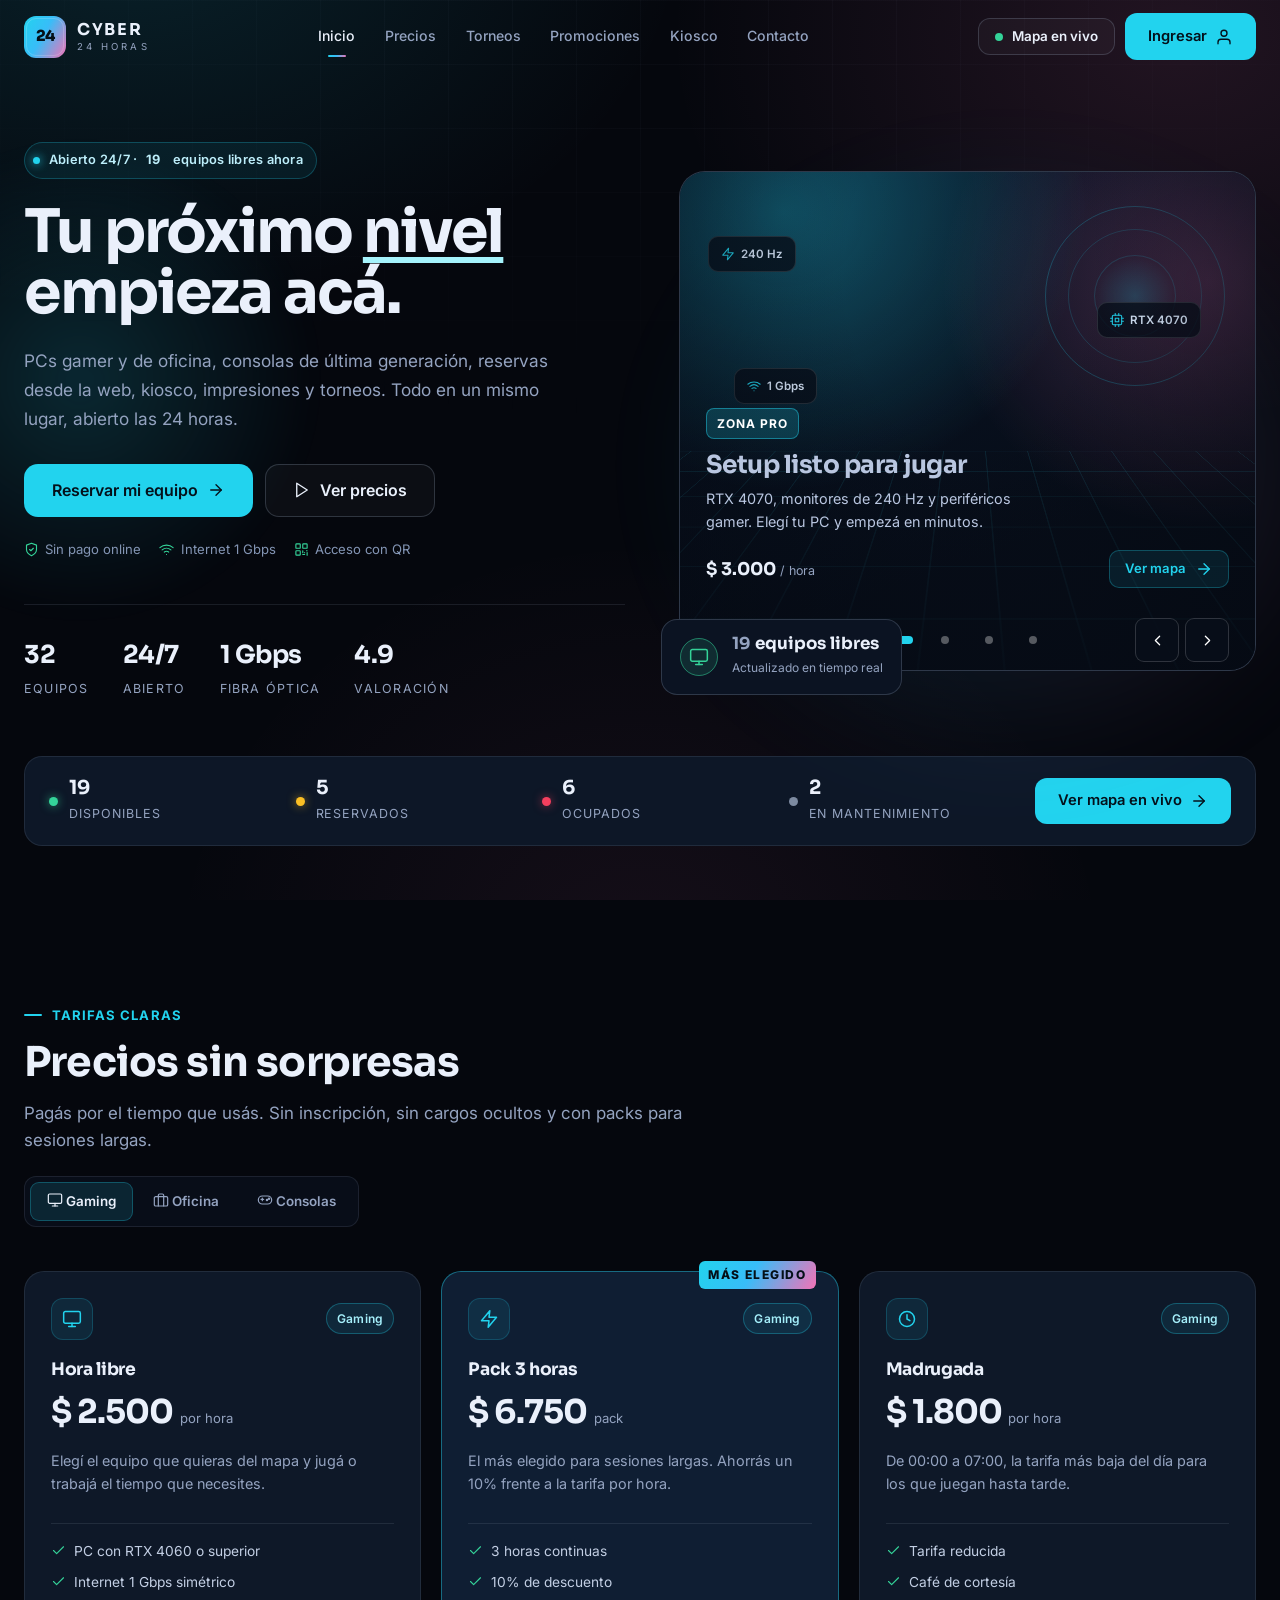
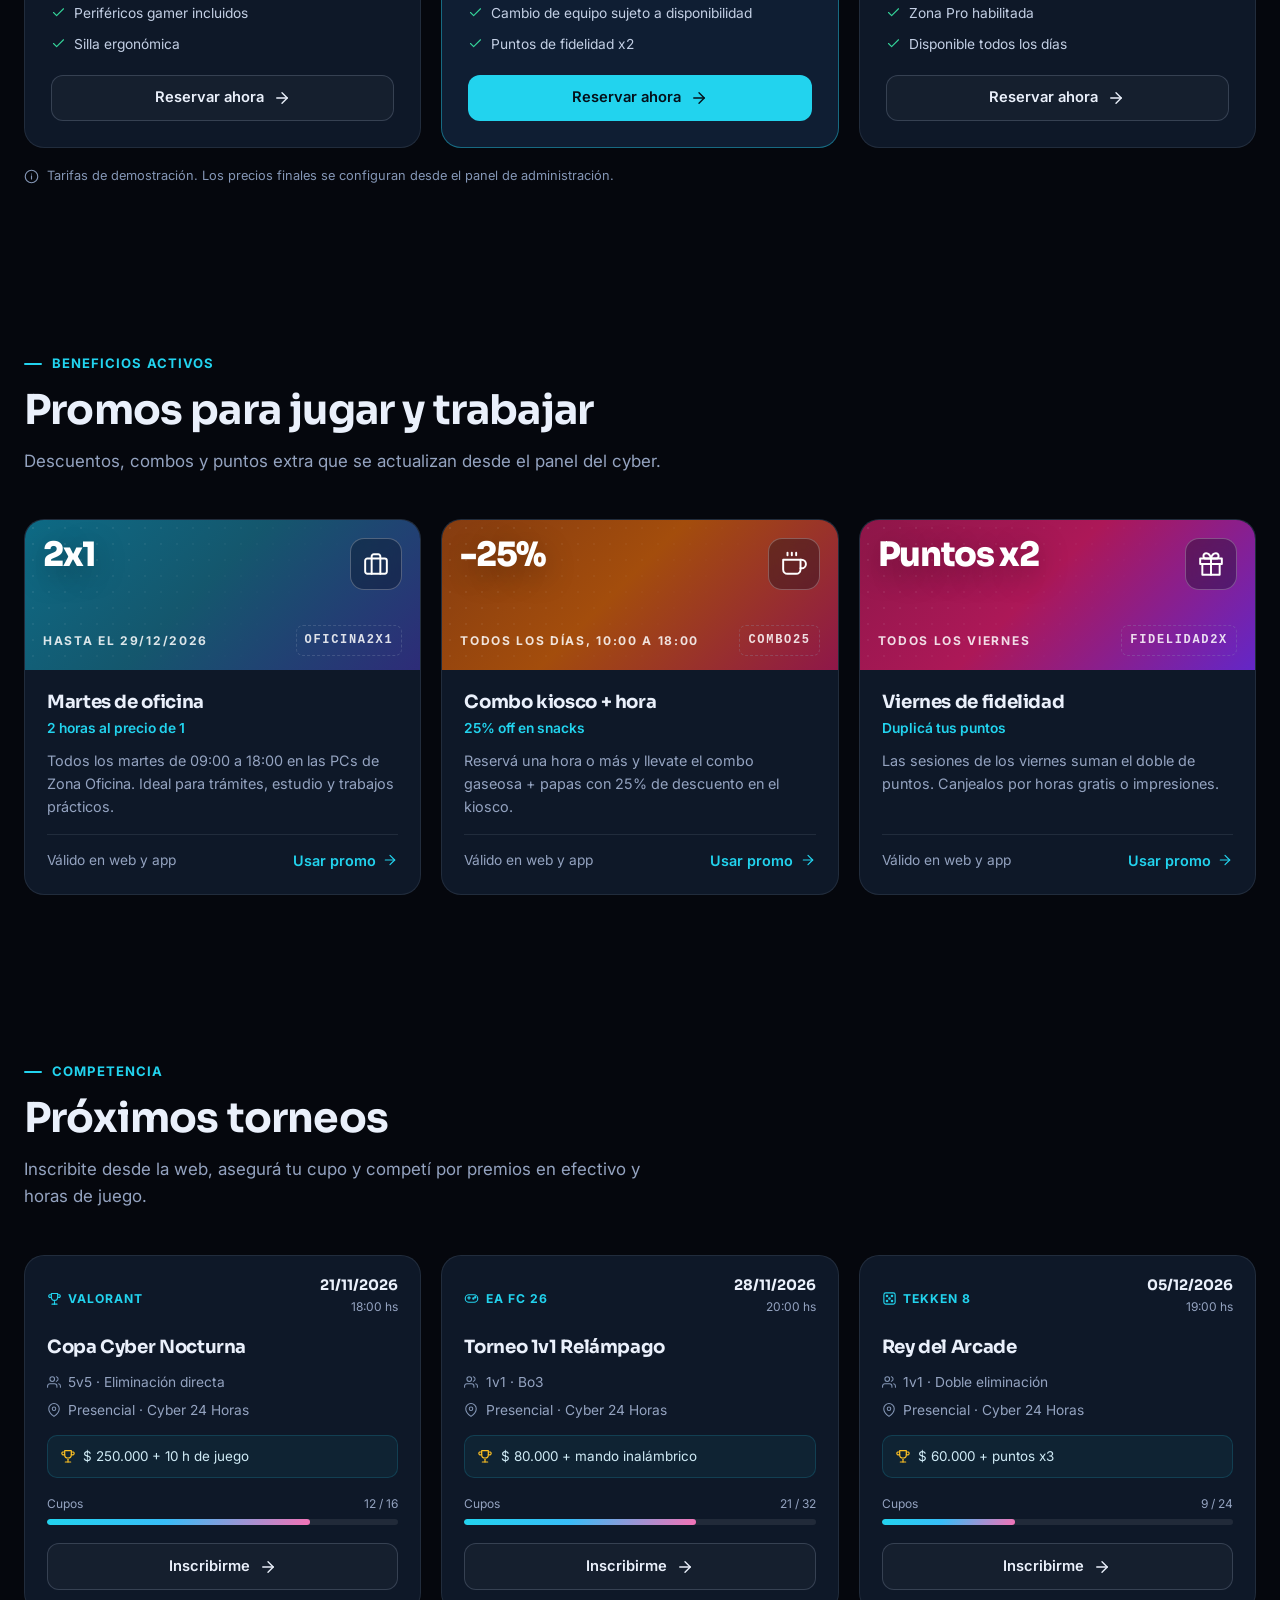
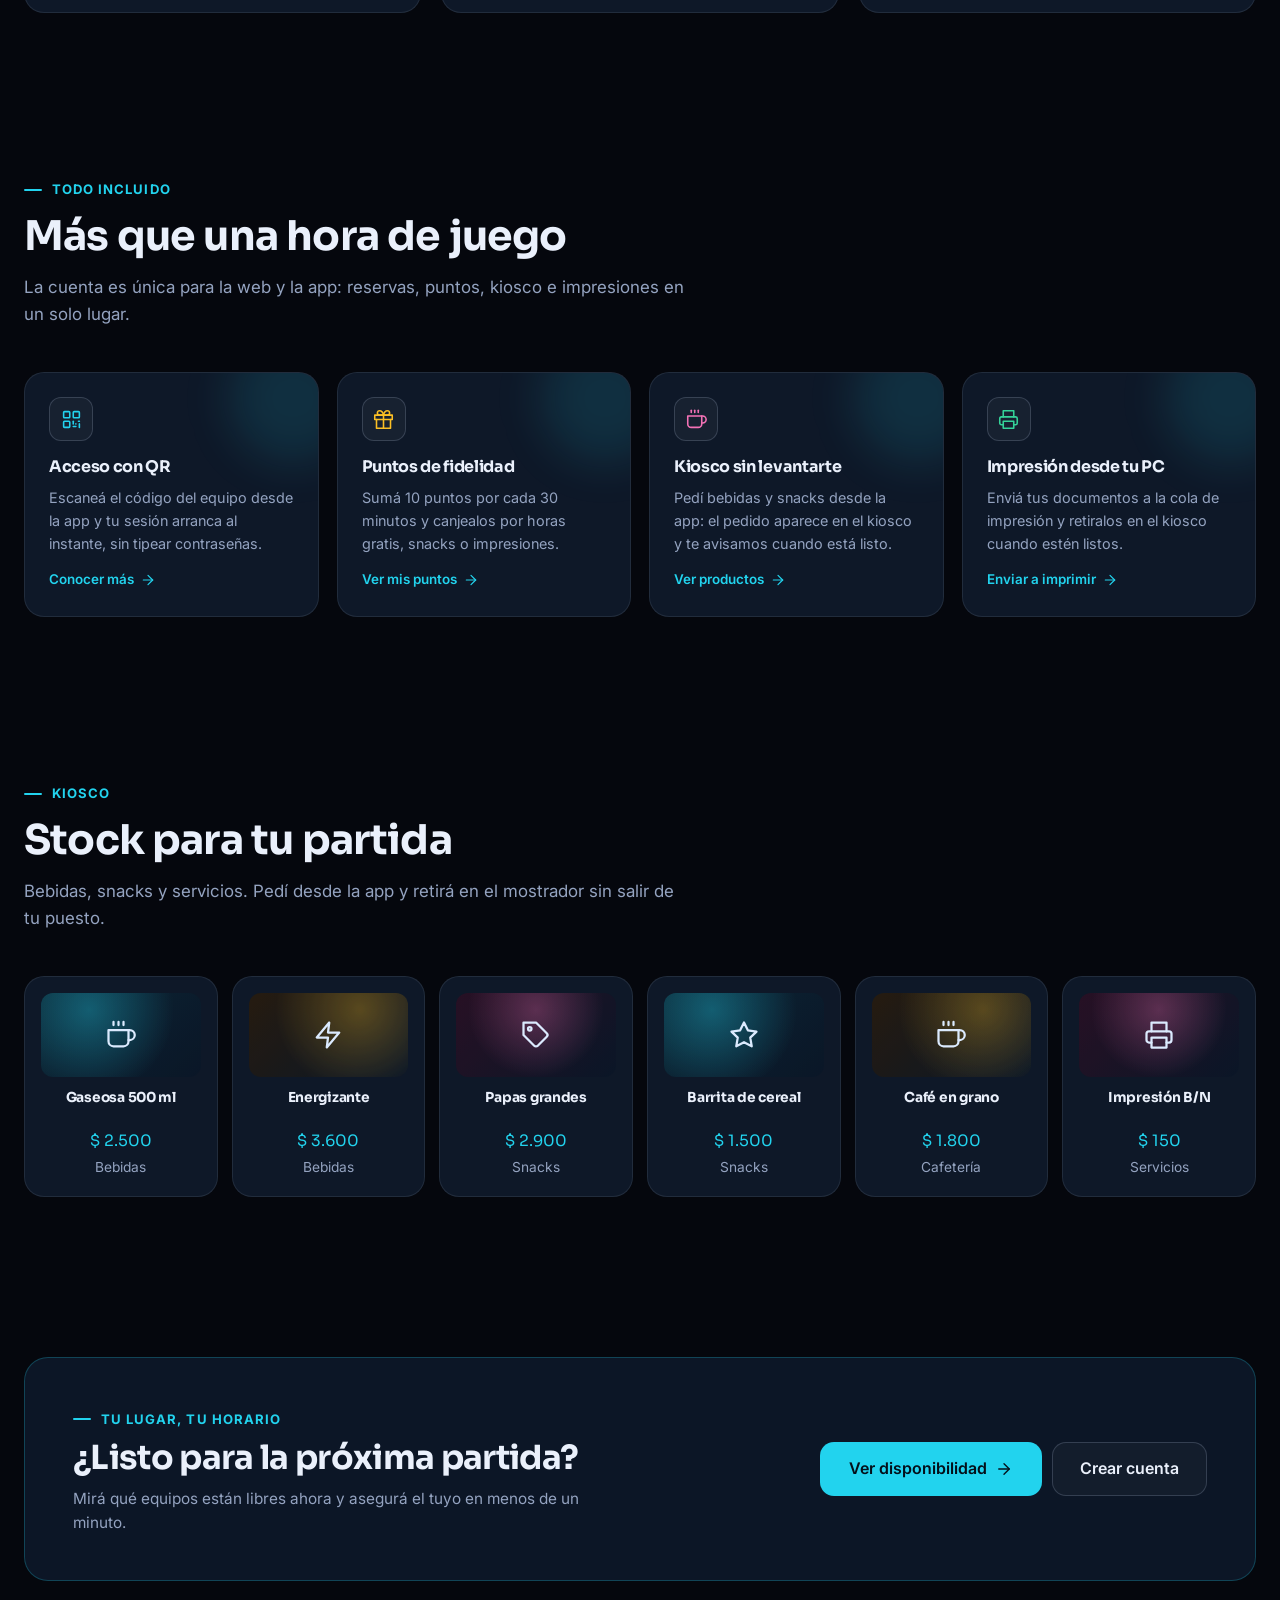
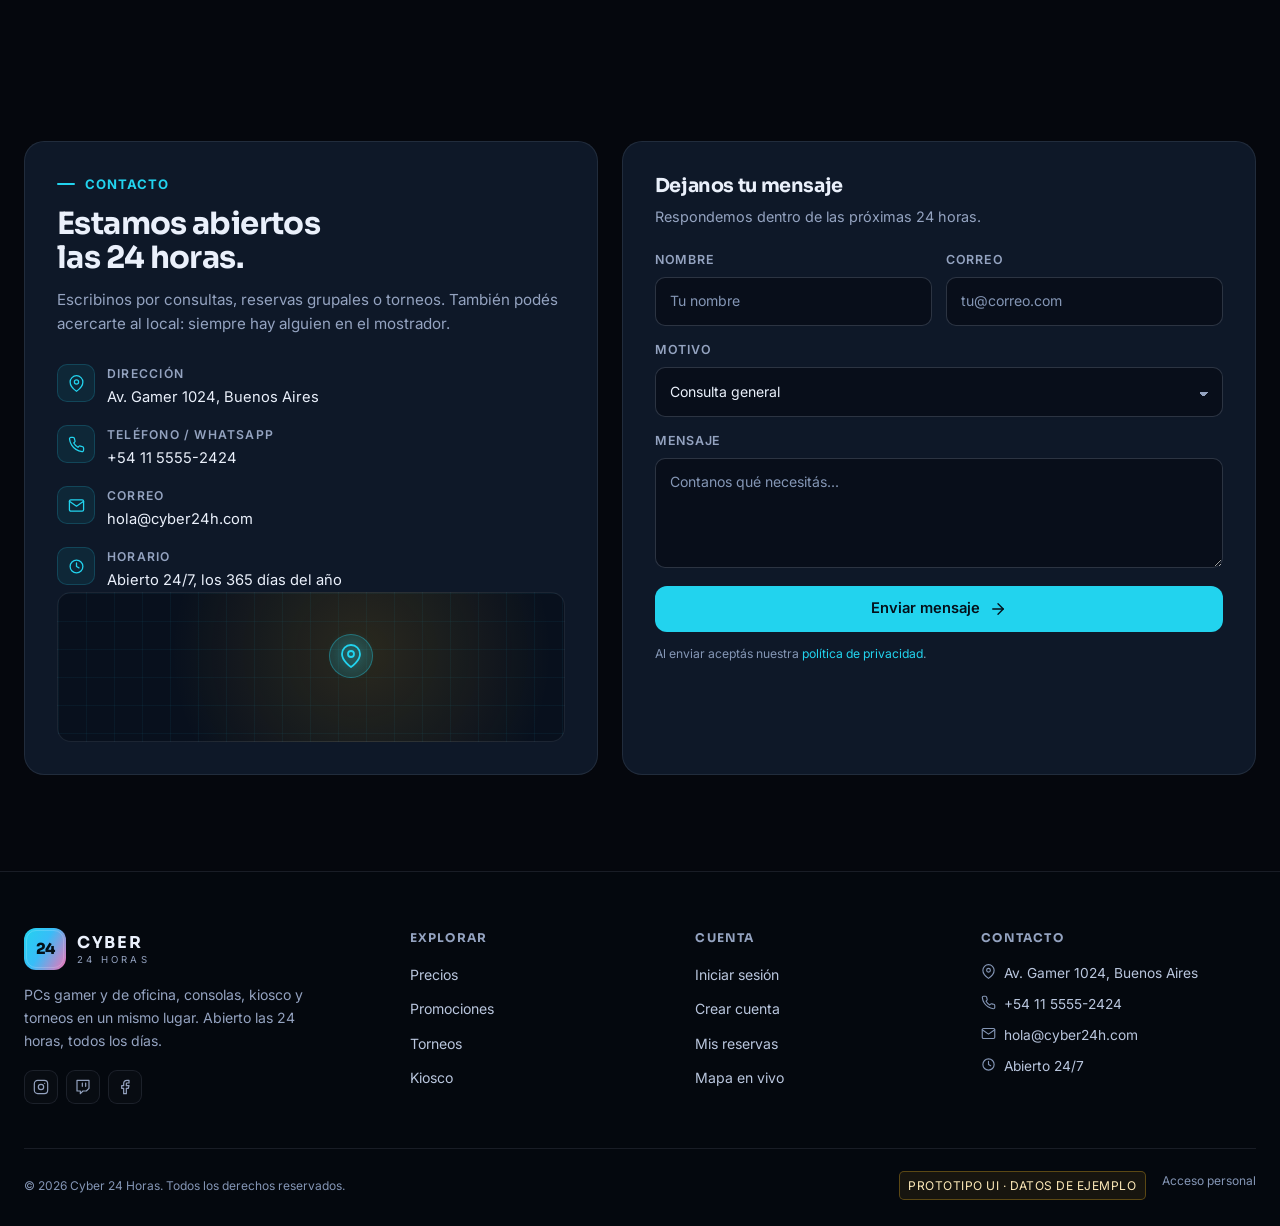
<file: index.html>
<!DOCTYPE html>
<html lang="es">
<head>
  <meta charset="utf-8">
  <meta name="viewport" content="width=device-width, initial-scale=1">
  <title>Cyber 24 Horas — Computadoras, consolas y torneos</title>
  <meta name="description" content="Cyber abierto 24 horas. Reservá PCs gamer, PCs de oficina y consolas desde la web, consultá precios, promociones y torneos.">
  <link rel="icon" href="data:image/svg+xml,%3Csvg xmlns='http://www.w3.org/2000/svg' viewBox='0 0 64 64'%3E%3Crect width='64' height='64' rx='14' fill='%2322d3ee'/%3E%3Ctext x='32' y='44' font-size='30' text-anchor='middle' font-family='Arial' font-weight='bold' fill='%23041018'%3E24%3C/text%3E%3C/svg%3E">
  <link rel="preconnect" href="https://fonts.googleapis.com">
  <link rel="preconnect" href="https://fonts.gstatic.com" crossorigin>
  <link href="https://fonts.googleapis.com/css2?family=Inter:wght@400;500;600;700&family=Sora:wght@600;700;800&display=swap" rel="stylesheet">
  <link rel="stylesheet" href="assets/css/styles.css?v=oficina17">
</head>
<body data-page="home">

  <a class="skip-link" href="#main">Saltar al contenido</a>

  <!-- ============================ HEADER ============================ -->
  <header class="site-header" id="siteHeader">
    <div class="header-inner">
      <a class="brand" href="index.html" aria-label="Cyber 24 Horas, inicio">
        <span class="brand-mark">24</span>
        <span class="brand-text"><strong>CYBER</strong><span>24 HORAS</span></span>
      </a>
      <nav class="main-nav" id="mainNav" aria-label="Navegación principal">
        <a href="index.html#inicio" class="is-active">Inicio</a>
        <a href="index.html#precios">Precios</a>
        <a href="index.html#torneos">Torneos</a>
        <a href="index.html#promos">Promociones</a>
        <a href="index.html#kiosco">Kiosco</a>
        <a href="index.html#contacto">Contacto</a>
      </nav>
      <div class="header-actions">
        <a class="btn btn-ghost live-btn" href="disponibilidad.html"><span class="live-dot"></span> Mapa en vivo</a>
        <a class="btn btn-primary" href="login.html" data-auth-link>
          <span data-auth-label>Ingresar</span>
          <svg class="icon" aria-hidden="true"><use href="#i-user"></use></svg>
        </a>
        <button class="menu-toggle" type="button" aria-label="Abrir menú" aria-expanded="false" aria-controls="mainNav">
          <svg class="icon" aria-hidden="true"><use href="#i-menu"></use></svg>
        </button>
      </div>
    </div>
  </header>

  <main id="main">
    <!-- ============================ HERO ============================ -->
    <section class="hero" id="inicio">
      <div class="container">
        <div class="hero-grid">
          <div class="hero-copy">
            <div class="hero-badge"><span class="badge-pulse"></span> Abierto 24/7 · <strong data-count="disponible">18</strong>&nbsp;equipos libres ahora</div>
            <h1>Tu próximo <span class="text-grad">nivel</span> empieza acá.</h1>
            <p class="hero-sub">PCs gamer y de oficina, consolas de última generación, reservas desde la web, kiosco, impresiones y torneos. Todo en un mismo lugar, abierto las 24 horas.</p>
            <div class="hero-actions">
              <a href="disponibilidad.html" class="btn btn-primary btn-lg">Reservar mi equipo
                <svg class="icon" aria-hidden="true"><use href="#i-arrow-right"></use></svg>
              </a>
              <a href="#precios" class="btn btn-ghost btn-lg">
                <svg class="icon" aria-hidden="true"><use href="#i-play"></use></svg> Ver precios
              </a>
            </div>
            <div class="hero-trust">
              <span><svg class="icon" aria-hidden="true"><use href="#i-shield-check"></use></svg> Sin pago online</span>
              <span><svg class="icon" aria-hidden="true"><use href="#i-wifi"></use></svg> Internet 1 Gbps</span>
              <span><svg class="icon" aria-hidden="true"><use href="#i-qr"></use></svg> Acceso con QR</span>
            </div>
            <div class="hero-stats">
              <div><strong>32</strong><span>Equipos</span></div>
              <div><strong>24/7</strong><span>Abierto</span></div>
              <div><strong>1 Gbps</strong><span>Fibra óptica</span></div>
              <div><strong>4.9</strong><span>Valoración</span></div>
            </div>
          </div>

          <div class="hero-visual">
            <div class="carousel" id="heroCarousel" aria-roledescription="carrusel" aria-label="Destacados del cyber">
              <article class="carousel-slide is-active" data-theme="cyan">
                <div class="slide-art">
                  <div class="art-orb"></div>
                  <div class="art-chip art-chip--a"><svg class="icon" aria-hidden="true"><use href="#i-zap"></use></svg> 240 Hz</div>
                  <div class="art-chip art-chip--b"><svg class="icon" aria-hidden="true"><use href="#i-cpu"></use></svg> RTX 4070</div>
                  <div class="art-chip art-chip--c"><svg class="icon" aria-hidden="true"><use href="#i-wifi"></use></svg> 1 Gbps</div>
                  <div class="slide-grid-overlay"></div>
                </div>
                <div class="slide-content">
                  <span class="slide-badge">Zona Pro</span>
                  <p class="slide-title">Setup listo para jugar</p>
                  <p>RTX 4070, monitores de 240 Hz y periféricos gamer. Elegí tu PC y empezá en minutos.</p>
                  <div class="slide-foot">
                    <div class="slide-price">$ 3.000 <span>/ hora</span></div>
                    <a class="btn btn-soft btn-sm" href="disponibilidad.html">Ver mapa
                      <svg class="icon" aria-hidden="true"><use href="#i-arrow-right"></use></svg>
                    </a>
                  </div>
                </div>
              </article>

              <article class="carousel-slide" data-theme="cyan">
                <div class="slide-art">
                  <div class="art-orb"></div>
                  <div class="art-chip art-chip--a"><svg class="icon" aria-hidden="true"><use href="#i-briefcase"></use></svg> Office 365</div>
                  <div class="art-chip art-chip--b"><svg class="icon" aria-hidden="true"><use href="#i-printer"></use></svg> Impresión</div>
                  <div class="slide-grid-overlay"></div>
                </div>
                <div class="slide-content">
                  <span class="slide-badge">Zona Oficina</span>
                  <p class="slide-title">Trabajá sin distracciones</p>
                  <p>PCs con Office, monitor Full HD, webcam e impresión desde tu puesto. Ideal para estudio y trabajos prácticos.</p>
                  <div class="slide-foot">
                    <div class="slide-price">$ 1.200 <span>/ hora</span></div>
                    <a class="btn btn-soft btn-sm" href="disponibilidad.html">Ver mapa
                      <svg class="icon" aria-hidden="true"><use href="#i-arrow-right"></use></svg>
                    </a>
                  </div>
                </div>
              </article>

              <article class="carousel-slide" data-theme="violet">
                <div class="slide-art">
                  <div class="art-orb"></div>
                  <div class="art-chip art-chip--a"><svg class="icon" aria-hidden="true"><use href="#i-gamepad"></use></svg> PS5</div>
                  <div class="art-chip art-chip--b"><svg class="icon" aria-hidden="true"><use href="#i-monitor"></use></svg> 4K HDR</div>
                  <div class="art-chip art-chip--c"><svg class="icon" aria-hidden="true"><use href="#i-users"></use></svg> 2 mandos</div>
                  <div class="slide-grid-overlay"></div>
                </div>
                <div class="slide-content">
                  <span class="slide-badge">Zona Consolas</span>
                  <p class="slide-title">La sala de tu clan</p>
                  <p>PS5 y Xbox Series X en pantallas 4K, con sillones y dos mandos incluidos.</p>
                  <div class="slide-foot">
                    <div class="slide-price">$ 3.200 <span>/ hora</span></div>
                    <a class="btn btn-soft btn-sm" href="disponibilidad.html">Reservar consola
                      <svg class="icon" aria-hidden="true"><use href="#i-arrow-right"></use></svg>
                    </a>
                  </div>
                </div>
              </article>

              <article class="carousel-slide" data-theme="pink">
                <div class="slide-art">
                  <div class="art-orb"></div>
                  <div class="art-chip art-chip--a"><svg class="icon" aria-hidden="true"><use href="#i-trophy"></use></svg> $ 250.000</div>
                  <div class="art-chip art-chip--b"><svg class="icon" aria-hidden="true"><use href="#i-calendar"></use></svg> 21 / 11</div>
                  <div class="art-chip art-chip--c"><svg class="icon" aria-hidden="true"><use href="#i-users"></use></svg> 16 cupos</div>
                  <div class="slide-grid-overlay"></div>
                </div>
                <div class="slide-content">
                  <span class="slide-badge">Torneo</span>
                  <p class="slide-title">Copa Cyber Nocturna</p>
                  <p>Valorant 5v5, eliminación directa y $ 250.000 en premios. Inscribite desde la web.</p>
                  <div class="slide-foot">
                    <div class="slide-price">21/11 <span>· 18:00 hs</span></div>
                    <a class="btn btn-soft btn-sm" href="#torneos">Ver torneo
                      <svg class="icon" aria-hidden="true"><use href="#i-arrow-right"></use></svg>
                    </a>
                  </div>
                </div>
              </article>

              <div class="carousel-ui">
                <div class="carousel-dots" aria-label="Seleccionar destacado"></div>
                <div class="carousel-arrows">
                  <button class="carousel-btn" type="button" data-carousel="prev" aria-label="Anterior">
                    <svg class="icon" aria-hidden="true"><use href="#i-chevron-left"></use></svg>
                  </button>
                  <button class="carousel-btn" type="button" data-carousel="next" aria-label="Siguiente">
                    <svg class="icon" aria-hidden="true"><use href="#i-chevron-right"></use></svg>
                  </button>
                </div>
              </div>
            </div>

            <div class="hero-float">
              <span class="pulse-ring"><svg class="icon" aria-hidden="true"><use href="#i-monitor"></use></svg></span>
              <div>
                <strong><span data-count="disponible">18</span> equipos libres</strong>
                <span>Actualizado en tiempo real</span>
              </div>
            </div>
          </div>
        </div>

        <!-- Estado rápido -->
        <div class="avail-band reveal" style="margin-top:56px">
          <div class="avail-stat"><span class="dot dot--green"></span><div><strong data-count="disponible">18</strong><span>Disponibles</span></div></div>
          <div class="avail-stat"><span class="dot dot--amber"></span><div><strong data-count="reservado">4</strong><span>Reservados</span></div></div>
          <div class="avail-stat"><span class="dot dot--red"></span><div><strong data-count="ocupado">4</strong><span>Ocupados</span></div></div>
          <div class="avail-stat"><span class="dot dot--gray"></span><div><strong data-count="mantenimiento">2</strong><span>En mantenimiento</span></div></div>
          <a href="disponibilidad.html" class="btn btn-primary">Ver mapa en vivo
            <svg class="icon" aria-hidden="true"><use href="#i-arrow-right"></use></svg>
          </a>
        </div>
      </div>
    </section>

    <!-- ============================ PRECIOS ============================ -->
    <section class="section" id="precios">
      <div class="container">
        <div class="section-head reveal">
          <span class="eyebrow">Tarifas claras</span>
          <h2>Precios sin sorpresas</h2>
          <p>Pagás por el tiempo que usás. Sin inscripción, sin cargos ocultos y con packs para sesiones largas.</p>
          <div class="tabs" style="margin-top:22px" role="tablist" aria-label="Tipo de equipo">
            <button type="button" class="tab is-active" data-price-tab="pc" role="tab" aria-selected="true">
              <svg class="icon icon-sm" aria-hidden="true" style="display:inline;vertical-align:-2px"><use href="#i-monitor"></use></svg> Gaming
            </button>
            <button type="button" class="tab" data-price-tab="oficina" role="tab" aria-selected="false">
              <svg class="icon icon-sm" aria-hidden="true" style="display:inline;vertical-align:-2px"><use href="#i-briefcase"></use></svg> Oficina
            </button>
            <button type="button" class="tab" data-price-tab="consola" role="tab" aria-selected="false">
              <svg class="icon icon-sm" aria-hidden="true" style="display:inline;vertical-align:-2px"><use href="#i-gamepad"></use></svg> Consolas
            </button>
          </div>
        </div>
        <div class="price-grid" id="priceGrid"></div>
        <div class="price-note">
          <svg class="icon" aria-hidden="true"><use href="#i-info"></use></svg>
          Tarifas de demostración. Los precios finales se configuran desde el panel de administración.
        </div>
      </div>
    </section>

    <!-- ============================ PROMOS ============================ -->
    <section class="section section--tight" id="promos">
      <div class="container">
        <div class="section-head reveal">
          <span class="eyebrow">Beneficios activos</span>
          <h2>Promos para jugar y trabajar</h2>
          <p>Descuentos, combos y puntos extra que se actualizan desde el panel del cyber.</p>
        </div>
        <div class="promo-grid" id="promoGrid"></div>
      </div>
    </section>

    <!-- ============================ TORNEOS ============================ -->
    <section class="section" id="torneos">
      <div class="container">
        <div class="section-head reveal">
          <span class="eyebrow">Competencia</span>
          <h2>Próximos torneos</h2>
          <p>Inscribite desde la web, asegurá tu cupo y competí por premios en efectivo y horas de juego.</p>
        </div>
        <div class="tournament-grid" id="tournamentGrid"></div>
      </div>
    </section>

    <!-- ============================ SERVICIOS ============================ -->
    <section class="section section--tight" id="servicios">
      <div class="container">
        <div class="section-head reveal">
          <span class="eyebrow">Todo incluido</span>
          <h2>Más que una hora de juego</h2>
          <p>La cuenta es única para la web y la app: reservas, puntos, kiosco e impresiones en un solo lugar.</p>
        </div>
        <div class="feature-grid">
          <article class="feature-card card reveal">
            <div class="feature-icon"><svg class="icon" aria-hidden="true"><use href="#i-qr"></use></svg></div>
            <h3>Acceso con QR</h3>
            <p>Escaneá el código del equipo desde la app y tu sesión arranca al instante, sin tipear contraseñas.</p>
            <a class="link-arrow" href="login.html">Conocer más <svg class="icon" aria-hidden="true"><use href="#i-arrow-right"></use></svg></a>
          </article>
          <article class="feature-card card reveal reveal-delay-1">
            <div class="feature-icon"><svg class="icon" aria-hidden="true"><use href="#i-gift"></use></svg></div>
            <h3>Puntos de fidelidad</h3>
            <p>Sumá 10 puntos por cada 30 minutos y canjealos por horas gratis, snacks o impresiones.</p>
            <a class="link-arrow" href="login.html">Ver mis puntos <svg class="icon" aria-hidden="true"><use href="#i-arrow-right"></use></svg></a>
          </article>
          <article class="feature-card card reveal reveal-delay-2">
            <div class="feature-icon"><svg class="icon" aria-hidden="true"><use href="#i-cup"></use></svg></div>
            <h3>Kiosco sin levantarte</h3>
            <p>Pedí bebidas y snacks desde la app: el pedido aparece en el kiosco y te avisamos cuando está listo.</p>
            <a class="link-arrow" href="#kiosco">Ver productos <svg class="icon" aria-hidden="true"><use href="#i-arrow-right"></use></svg></a>
          </article>
          <article class="feature-card card reveal reveal-delay-3">
            <div class="feature-icon"><svg class="icon" aria-hidden="true"><use href="#i-printer"></use></svg></div>
            <h3>Impresión desde tu PC</h3>
            <p>Enviá tus documentos a la cola de impresión y retiralos en el kiosco cuando estén listos.</p>
            <a class="link-arrow" href="login.html">Enviar a imprimir <svg class="icon" aria-hidden="true"><use href="#i-arrow-right"></use></svg></a>
          </article>
        </div>
      </div>
    </section>

    <!-- ============================ KIOSCO ============================ -->
    <section class="section" id="kiosco">
      <div class="container">
        <div class="section-head reveal">
          <span class="eyebrow">Kiosco</span>
          <h2>Stock para tu partida</h2>
          <p>Bebidas, snacks y servicios. Pedí desde la app y retirá en el mostrador sin salir de tu puesto.</p>
        </div>
        <div class="kiosco-grid" id="kioscoGrid"></div>
      </div>
    </section>

    <!-- ============================ CTA ============================ -->
    <section class="section--tight">
      <div class="container">
        <div class="cta-band reveal">
          <div>
            <span class="eyebrow">Tu lugar, tu horario</span>
            <h2>¿Listo para la próxima partida?</h2>
            <p>Mirá qué equipos están libres ahora y asegurá el tuyo en menos de un minuto.</p>
          </div>
          <div class="cta-actions">
            <a class="btn btn-primary btn-lg" href="disponibilidad.html">Ver disponibilidad
              <svg class="icon" aria-hidden="true"><use href="#i-arrow-right"></use></svg>
            </a>
            <a class="btn btn-ghost btn-lg" href="login.html">Crear cuenta</a>
          </div>
        </div>
      </div>
    </section>

    <!-- ============================ CONTACTO ============================ -->
    <section class="section" id="contacto">
      <div class="container">
        <div class="contact-grid">
          <div class="contact-info card reveal">
            <span class="eyebrow">Contacto</span>
            <h2 style="margin-top:12px">Estamos abiertos<br>las 24 horas.</h2>
            <p>Escribinos por consultas, reservas grupales o torneos. También podés acercarte al local: siempre hay alguien en el mostrador.</p>
            <div class="contact-list">
              <div class="contact-item">
                <span class="ci-icon"><svg class="icon" aria-hidden="true"><use href="#i-map-pin"></use></svg></span>
                <div><strong>Dirección</strong><span>Av. Gamer 1024, Buenos Aires</span></div>
              </div>
              <div class="contact-item">
                <span class="ci-icon"><svg class="icon" aria-hidden="true"><use href="#i-phone"></use></svg></span>
                <div><strong>Teléfono / WhatsApp</strong><span>+54 11 5555-2424</span></div>
              </div>
              <div class="contact-item">
                <span class="ci-icon"><svg class="icon" aria-hidden="true"><use href="#i-mail"></use></svg></span>
                <div><strong>Correo</strong><span>hola@cyber24h.com</span></div>
              </div>
              <div class="contact-item">
                <span class="ci-icon"><svg class="icon" aria-hidden="true"><use href="#i-clock"></use></svg></span>
                <div><strong>Horario</strong><span>Abierto 24/7, los 365 días del año</span></div>
              </div>
            </div>
            <div class="contact-map" aria-hidden="true">
              <div class="pin"><svg class="icon"><use href="#i-map-pin"></use></svg></div>
            </div>
          </div>

          <div class="contact-form card reveal reveal-delay-1">
            <h3>Dejanos tu mensaje</h3>
            <p>Respondemos dentro de las próximas 24 horas.</p>
            <form id="contactForm" novalidate>
              <div class="form-grid">
                <div class="field">
                  <label for="contactName">Nombre</label>
                  <input type="text" id="contactName" name="nombre" placeholder="Tu nombre" required>
                </div>
                <div class="field">
                  <label for="contactEmail">Correo</label>
                  <input type="email" id="contactEmail" name="email" placeholder="tu@correo.com" required>
                </div>
                <div class="field field--full">
                  <label for="contactTopic">Motivo</label>
                  <select id="contactTopic" name="motivo">
                    <option>Consulta general</option>
                    <option>Reserva grupal</option>
                    <option>Inscripción a torneo</option>
                    <option>Evento privado</option>
                    <option>Reclamo o sugerencia</option>
                  </select>
                </div>
                <div class="field field--full">
                  <label for="contactMessage">Mensaje</label>
                  <textarea id="contactMessage" name="mensaje" placeholder="Contanos qué necesitás..." required></textarea>
                </div>
              </div>
              <button type="submit" class="btn btn-primary btn-block">Enviar mensaje
                <svg class="icon" aria-hidden="true"><use href="#i-arrow-right"></use></svg>
              </button>
              <p class="form-note">Al enviar aceptás nuestra <a href="#" data-toast="En el prototipo los términos y condiciones son de demostración." data-toast-type="info">política de privacidad</a>.</p>
            </form>
          </div>
        </div>
      </div>
    </section>
  </main>

  <!-- ============================ FOOTER ============================ -->
  <footer class="site-footer">
    <div class="container">
      <div class="footer-grid">
        <div class="footer-brand">
          <a class="brand" href="index.html">
            <span class="brand-mark">24</span>
            <span class="brand-text"><strong>CYBER</strong><span>24 HORAS</span></span>
          </a>
          <p>PCs gamer y de oficina, consolas, kiosco y torneos en un mismo lugar. Abierto las 24 horas, todos los días.</p>
          <div class="footer-social">
            <a href="#" aria-label="Instagram" data-toast="Nuestro Instagram estará disponible próximamente." data-toast-type="info"><svg class="icon"><use href="#i-instagram"></use></svg></a>
            <a href="#" aria-label="Twitch" data-toast="Nuestro canal de Twitch estará disponible próximamente." data-toast-type="info"><svg class="icon"><use href="#i-twitch"></use></svg></a>
            <a href="#" aria-label="Facebook" data-toast="Nuestra página de Facebook estará disponible próximamente." data-toast-type="info"><svg class="icon"><use href="#i-facebook"></use></svg></a>
          </div>
        </div>
        <div class="footer-col">
          <h4>Explorar</h4>
          <ul>
            <li><a href="index.html#precios">Precios</a></li>
            <li><a href="index.html#promos">Promociones</a></li>
            <li><a href="index.html#torneos">Torneos</a></li>
            <li><a href="index.html#kiosco">Kiosco</a></li>
          </ul>
        </div>
        <div class="footer-col">
          <h4>Cuenta</h4>
          <ul>
            <li><a href="login.html">Iniciar sesión</a></li>
            <li><a href="login.html#registro">Crear cuenta</a></li>
            <li><a href="cuenta.html">Mis reservas</a></li>
            <li><a href="disponibilidad.html">Mapa en vivo</a></li>
          </ul>
        </div>
        <div class="footer-col">
          <h4>Contacto</h4>
          <ul class="footer-contact">
            <li><svg class="icon"><use href="#i-map-pin"></use></svg><span>Av. Gamer 1024, Buenos Aires</span></li>
            <li><svg class="icon"><use href="#i-phone"></use></svg><span>+54 11 5555-2424</span></li>
            <li><svg class="icon"><use href="#i-mail"></use></svg><span>hola@cyber24h.com</span></li>
            <li><svg class="icon"><use href="#i-clock"></use></svg><span>Abierto 24/7</span></li>
          </ul>
        </div>
      </div>
      <div class="footer-bottom">
        <span>© 2026 Cyber 24 Horas. Todos los derechos reservados.</span>
        <div class="footer-links">
          <span class="demo-note">Prototipo UI · datos de ejemplo</span>
          <a href="empleado.html">Acceso personal</a>
        </div>
      </div>
    </div>
  </footer>

  <script src="assets/js/icons.js?v=oficina17"></script>
  <script src="assets/js/data.js?v=oficina17"></script>
  <script src="assets/js/app.js?v=oficina17"></script>
</body>
</html>
</file>
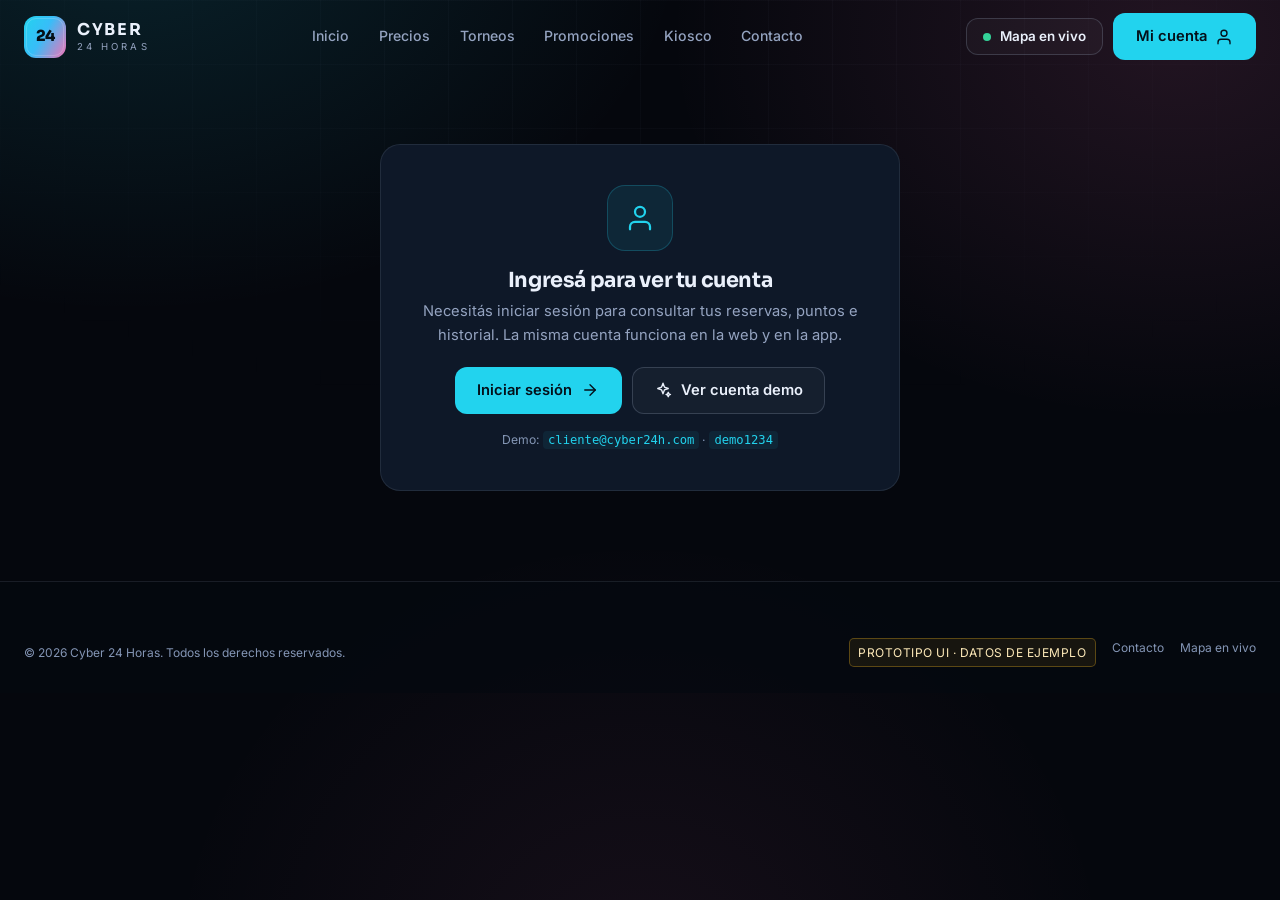
<file: cuenta.html>
<!DOCTYPE html>
<html lang="es">
<head>
  <meta charset="utf-8">
  <meta name="viewport" content="width=device-width, initial-scale=1">
  <title>Mi cuenta — Cyber 24 Horas</title>
  <meta name="description" content="Gestioná tus reservas, puntos de fidelidad, historial de consumos y perfil en Cyber 24 Horas.">
  <link rel="icon" href="data:image/svg+xml,%3Csvg xmlns='http://www.w3.org/2000/svg' viewBox='0 0 64 64'%3E%3Crect width='64' height='64' rx='14' fill='%2322d3ee'/%3E%3Ctext x='32' y='44' font-size='30' text-anchor='middle' font-family='Arial' font-weight='bold' fill='%23041018'%3E24%3C/text%3E%3C/svg%3E">
  <link rel="preconnect" href="https://fonts.googleapis.com">
  <link rel="preconnect" href="https://fonts.gstatic.com" crossorigin>
  <link href="https://fonts.googleapis.com/css2?family=Inter:wght@400;500;600;700&family=Sora:wght@600;700;800&display=swap" rel="stylesheet">
  <link rel="stylesheet" href="assets/css/styles.css?v=oficina17">
</head>
<body data-page="account">

  <a class="skip-link" href="#main">Saltar al contenido</a>

  <header class="site-header" id="siteHeader">
    <div class="header-inner">
      <a class="brand" href="index.html" aria-label="Cyber 24 Horas, inicio">
        <span class="brand-mark">24</span>
        <span class="brand-text"><strong>CYBER</strong><span>24 HORAS</span></span>
      </a>
      <nav class="main-nav" id="mainNav" aria-label="Navegación principal">
        <a href="index.html#inicio">Inicio</a>
        <a href="index.html#precios">Precios</a>
        <a href="index.html#torneos">Torneos</a>
        <a href="index.html#promos">Promociones</a>
        <a href="index.html#kiosco">Kiosco</a>
        <a href="index.html#contacto">Contacto</a>
      </nav>
      <div class="header-actions">
        <a class="btn btn-ghost live-btn" href="disponibilidad.html"><span class="live-dot"></span> Mapa en vivo</a>
        <a class="btn btn-primary" href="cuenta.html" data-auth-link>
          <span data-auth-label>Mi cuenta</span>
          <svg class="icon" aria-hidden="true"><use href="#i-user"></use></svg>
        </a>
        <button class="menu-toggle" type="button" aria-label="Abrir menú" aria-expanded="false" aria-controls="mainNav">
          <svg class="icon" aria-hidden="true"><use href="#i-menu"></use></svg>
        </button>
      </div>
    </div>
  </header>

  <main class="account-page" id="main">
    <h1 class="sr-only">Mi cuenta</h1>
    <div class="container">

      <!-- ================= GATE SIN SESIÓN ================= -->
      <div class="account-gate card" id="cuentaGate" hidden>
        <div class="gate-icon"><svg class="icon" aria-hidden="true"><use href="#i-user"></use></svg></div>
        <h2>Ingresá para ver tu cuenta</h2>
        <p>Necesitás iniciar sesión para consultar tus reservas, puntos e historial. La misma cuenta funciona en la web y en la app.</p>
        <div class="gate-actions">
          <a class="btn btn-primary" href="login.html?next=cuenta.html">Iniciar sesión
            <svg class="icon" aria-hidden="true"><use href="#i-arrow-right"></use></svg>
          </a>
          <button class="btn btn-ghost" type="button" id="gateDemoLogin">
            <svg class="icon" aria-hidden="true"><use href="#i-sparkles"></use></svg> Ver cuenta demo
          </button>
        </div>
        <p class="gate-note">Demo: <code>cliente@cyber24h.com</code> · <code>demo1234</code></p>
      </div>

      <!-- ================= CUENTA ================= -->
      <div id="cuentaShell" hidden>
        <div class="account-head">
          <div>
            <span class="eyebrow">Mi cuenta</span>
            <h2 style="margin-top:10px">Hola, <span class="text-grad" data-user-name>Alex</span>.</h2>
            <p>Gestioná tus reservas, puntos y actividad desde un solo lugar.</p>
          </div>
          <div class="account-actions">
            <span class="chip chip--cyan"><svg class="icon icon-sm" aria-hidden="true"><use href="#i-star"></use></svg> Miembro desde <span data-user-since>marzo 2024</span></span>
            <button class="btn btn-ghost btn-sm" type="button" data-logout>
              <svg class="icon" aria-hidden="true"><use href="#i-log-out"></use></svg> Salir
            </button>
          </div>
        </div>

        <div class="account-layout">
          <!-- NAV -->
          <aside class="account-nav" aria-label="Secciones de la cuenta">
            <button type="button" class="is-active" data-account-tab="resumen">
              <svg class="icon" aria-hidden="true"><use href="#i-monitor"></use></svg> Resumen
            </button>
            <button type="button" data-account-tab="reservas">
              <svg class="icon" aria-hidden="true"><use href="#i-calendar"></use></svg> Mis reservas
            </button>
            <button type="button" data-account-tab="puntos">
              <svg class="icon" aria-hidden="true"><use href="#i-gift"></use></svg> Puntos
            </button>
            <button type="button" data-account-tab="historial">
              <svg class="icon" aria-hidden="true"><use href="#i-history"></use></svg> Historial
            </button>
            <button type="button" data-account-tab="perfil">
              <svg class="icon" aria-hidden="true"><use href="#i-user"></use></svg> Perfil
            </button>
            <div class="nav-sep"></div>
            <button type="button" data-logout>
              <svg class="icon" aria-hidden="true"><use href="#i-log-out"></use></svg> Cerrar sesión
            </button>
          </aside>

          <!-- CONTENIDO -->
          <div class="account-content">

            <!-- RESUMEN -->
            <section class="account-panel is-active" data-panel="resumen">
              <div class="summary-grid">
                <article class="summary-card">
                  <div class="sc-top"><span class="sc-label" style="margin-top:0">Sesión activa</span><span class="sc-icon"><svg class="icon" aria-hidden="true"><use href="#i-clock"></use></svg></span></div>
                  <div class="sc-value"><span data-session-time>47:00</span></div>
                  <div class="sc-sub">Equipo P03 · Zona Pro</div>
                </article>
                <article class="summary-card">
                  <div class="sc-top"><span class="sc-label" style="margin-top:0">Puntos</span><span class="sc-icon"><svg class="icon" aria-hidden="true"><use href="#i-gift"></use></svg></span></div>
                  <div class="sc-value" data-user-points>1.240</div>
                  <div class="sc-sub">260 pts para el próximo premio</div>
                </article>
                <article class="summary-card">
                  <div class="sc-top"><span class="sc-label" style="margin-top:0">Reservas activas</span><span class="sc-icon"><svg class="icon" aria-hidden="true"><use href="#i-calendar"></use></svg></span></div>
                  <div class="sc-value" id="summaryReservas">2</div>
                  <div class="sc-sub" id="summaryProxima">Próxima: mañana 18:00</div>
                </article>
                <article class="summary-card">
                  <div class="sc-top"><span class="sc-label" style="margin-top:0">Gasto del mes</span><span class="sc-icon"><svg class="icon" aria-hidden="true"><use href="#i-credit-card"></use></svg></span></div>
                  <div class="sc-value">$ 32.450</div>
                  <div class="sc-sub">Noviembre 2026</div>
                </article>
              </div>

              <div class="account-grid">
                <!-- Sesión -->
                <article class="panel-card">
                  <div class="panel-card-head">
                    <h3>Sesión activa</h3>
                    <span class="session-live"><i></i> En curso</span>
                  </div>
                  <div class="session-main">
                    <div class="session-timer">
                      <svg viewBox="0 0 82 82" aria-hidden="true">
                        <defs>
                          <linearGradient id="timerGrad" x1="0" y1="0" x2="1" y2="1">
                            <stop offset="0" stop-color="#22d3ee"></stop>
                            <stop offset="1" stop-color="#f472b6"></stop>
                          </linearGradient>
                        </defs>
                        <circle class="track" cx="41" cy="41" r="34"></circle>
                        <circle class="bar" cx="41" cy="41" r="34" id="sessionBar"></circle>
                      </svg>
                      <div class="time" data-session-time>47:00</div>
                    </div>
                    <div class="session-info">
                      <strong>PC P03</strong>
                      <span>RTX 4070 · Zona Pro</span>
                      <div class="session-tags">
                        <span class="chip chip--green">Activa</span>
                        <span class="chip">Inició 19:12</span>
                      </div>
                    </div>
                  </div>
                  <div class="session-actions">
                    <button class="btn btn-primary btn-sm" type="button" data-accion-demo="La extensión de tiempo con pago digital se gestiona desde la app móvil (próxima entrega).">
                      <svg class="icon" aria-hidden="true"><use href="#i-plus"></use></svg> Extender tiempo
                    </button>
                    <button class="btn btn-ghost btn-sm" type="button" data-accion-demo="El pedido al kiosco se realiza desde la app móvil. En el prototipo mostramos la pantalla de la web.">
                      <svg class="icon" aria-hidden="true"><use href="#i-cup"></use></svg> Pedir al kiosco
                    </button>
                  </div>
                  <div class="session-note">
                    <svg class="icon" aria-hidden="true"><use href="#i-info"></use></svg>
                    <span>El tiempo se descuenta en tiempo real. Cuando falten pocos minutos vas a recibir una notificación en la app para extender la sesión.</span>
                  </div>
                </article>

                <!-- Puntos -->
                <article class="panel-card">
                  <div class="panel-card-head">
                    <h3>Puntos de fidelidad</h3>
                    <a class="link-arrow" href="#puntos" data-account-tab="puntos" style="font-size:.74rem">Ver detalle
                      <svg class="icon" aria-hidden="true"><use href="#i-arrow-right"></use></svg>
                    </a>
                  </div>
                  <div class="points-big" data-user-points>1.240 <span>puntos</span></div>
                  <div class="progress-block">
                    <div class="pb-head"><span>Progreso al próximo premio</span><span>1.240 / 1.500</span></div>
                    <div class="progress"><span id="pointsBar" style="width:82%"></span></div>
                  </div>
                  <div class="reward-list">
                    <div class="reward-item"><span>1 hora libre</span><strong>100 pts</strong></div>
                    <div class="reward-item"><span>Descuento en kiosco</span><strong>50 pts</strong></div>
                    <div class="reward-item"><span>Impresión B/N</span><strong>10 pts</strong></div>
                  </div>
                </article>
              </div>

              <article class="panel-card" style="margin-top:16px">
                <div class="panel-card-head">
                  <h3>Próxima reserva</h3>
                  <a class="link-arrow" href="#reservas" data-account-tab="reservas" style="font-size:.74rem">Ver todas
                    <svg class="icon" aria-hidden="true"><use href="#i-arrow-right"></use></svg>
                  </a>
                </div>
                <div class="reserva-card" style="margin-top:0">
                  <div class="reserva-date"><strong>17</strong><span>nov</span></div>
                  <div class="reserva-info">
                    <strong>P05 · Computadora</strong>
                    <span>Martes 17 de noviembre · 18:00 a 20:00 · 2 h</span>
                    <span>CYB-2841 · Reserva web · $ 5.000</span>
                  </div>
                  <a class="btn btn-ghost btn-sm" href="disponibilidad.html">Ver mapa</a>
                </div>
              </article>
            </section>

            <!-- RESERVAS -->
            <section class="account-panel" data-panel="reservas">
              <div class="panel-title">
                <div>
                  <h2>Mis reservas</h2>
                  <p><span id="reservasCount">2</span> reservas activas · las cancelaciones no tienen costo hasta el inicio.</p>
                </div>
                <a class="btn btn-primary btn-sm" href="disponibilidad.html">
                  <svg class="icon" aria-hidden="true"><use href="#i-plus"></use></svg> Nueva reserva
                </a>
              </div>
              <div class="panel-card">
                <div id="reservasList"></div>
              </div>
            </section>

            <!-- PUNTOS -->
            <section class="account-panel" data-panel="puntos">
              <div class="panel-title">
                <div>
                  <h2>Puntos de fidelidad</h2>
                  <p>Sumás 10 puntos por cada 30 minutos efectivos de uso. Los puntos vencen tras 12 meses sin actividad.</p>
                </div>
                <span class="chip chip--violet"><svg class="icon icon-sm" aria-hidden="true"><use href="#i-sparkles"></use></svg> Nivel Gamer</span>
              </div>
              <div class="account-grid">
                <article class="panel-card">
                  <div class="panel-card-head"><h3>Saldo disponible</h3><svg class="icon" aria-hidden="true"><use href="#i-gift"></use></svg></div>
                  <div class="points-big" data-user-points>1.240 <span>puntos</span></div>
                  <div class="progress-block">
                    <div class="pb-head"><span>Para el próximo premio</span><span>260 pts</span></div>
                    <div class="progress"><span style="width:82%"></span></div>
                  </div>
                  <div class="reward-list">
                    <div class="reward-item"><span>5 horas gratis (100 pts = 1 h)</span><strong>500 pts</strong></div>
                    <div class="reward-item"><span>Descuento 15% en kiosco</span><strong>50 pts</strong></div>
                    <div class="reward-item"><span>Impresión color</span><strong>25 pts</strong></div>
                  </div>
                  <button class="btn btn-primary btn-block" type="button" style="margin-top:16px" data-toast="El canje de puntos se realiza desde la app móvil. En la próxima entrega sumamos esa pantalla." data-toast-type="info">Canjear puntos</button>
                </article>
                <article class="panel-card">
                  <div class="panel-card-head"><h3>Últimos movimientos</h3><svg class="icon" aria-hidden="true"><use href="#i-history"></use></svg></div>
                  <div class="summary-list" id="puntosMovimientos"></div>
                </article>
              </div>
            </section>

            <!-- HISTORIAL -->
            <section class="account-panel" data-panel="historial">
              <div class="panel-title">
                <div>
                  <h2>Historial de visitas</h2>
                  <p>Fecha, equipo, horas consumidas, kiosco, impresiones y monto abonado.</p>
                </div>
                <button class="btn btn-ghost btn-sm" type="button" data-toast="La exportación del historial a PDF estará disponible en la próxima entrega." data-toast-type="info">
                  <svg class="icon" aria-hidden="true"><use href="#i-download"></use></svg> Exportar
                </button>
              </div>
              <div class="panel-card">
                <div class="table-wrap">
                  <table class="data-table">
                    <thead>
                      <tr>
                        <th>Fecha</th>
                        <th>Equipo</th>
                        <th>Horas</th>
                        <th>Kiosco</th>
                        <th>Impresiones</th>
                        <th>Total</th>
                        <th>Estado</th>
                      </tr>
                    </thead>
                    <tbody id="historialBody"></tbody>
                  </table>
                </div>
              </div>
            </section>

            <!-- PERFIL -->
            <section class="account-panel" data-panel="perfil">
              <div class="panel-title">
                <div>
                  <h2>Mi perfil</h2>
                  <p>Estos datos se comparten con la app móvil y el panel de gestión.</p>
                </div>
                <span class="chip chip--cyan"><span class="user-avatar" data-user-initials>AG</span> <span data-user-fullname>Alex Gamer</span></span>
              </div>
              <div class="account-grid">
                <article class="panel-card profile-card">
                  <h2>Datos personales</h2>
                  <p>Actualizá tu nombre y correo electrónico.</p>
                  <form class="profile-form" id="profileForm">
                    <div class="profile-grid">
                      <div class="field">
                        <label for="profileName">Nombre completo</label>
                        <input type="text" id="profileName" autocomplete="name">
                      </div>
                      <div class="field">
                        <label for="profileEmail">Correo electrónico</label>
                        <input type="email" id="profileEmail" autocomplete="email">
                      </div>
                    </div>
                    <div class="actions">
                      <button class="btn btn-primary" type="submit">Guardar cambios
                        <svg class="icon" aria-hidden="true"><use href="#i-check"></use></svg>
                      </button>
                      <button class="btn btn-ghost" type="button" data-toast="El cambio de contraseña se gestionará desde la configuración de seguridad." data-toast-type="info">Cambiar contraseña</button>
                    </div>
                  </form>
                </article>
                <article class="panel-card">
                  <div class="panel-card-head"><h3>Cuenta</h3><svg class="icon" aria-hidden="true"><use href="#i-shield-check"></use></svg></div>
                  <div class="summary-list">
                    <div class="summary-row"><span>Correo</span><strong data-user-email>cliente@cyber24h.com</strong></div>
                    <div class="summary-row"><span>Miembro desde</span><strong data-user-since>marzo 2024</strong></div>
                    <div class="summary-row"><span>Plataforma</span><strong>Web + App móvil</strong></div>
                    <div class="summary-row"><span>Puntos</span><strong><span data-user-points>1.240</span> pts</strong></div>
                  </div>
                  <div class="form-note" style="margin-top:16px">La cuenta es única para todo el sistema. Las credenciales de la web sirven también para la app.</div>
                </article>
              </div>
            </section>

          </div>
        </div>
      </div>
    </div>
  </main>

  <footer class="site-footer">
    <div class="container">
      <div class="footer-bottom" style="margin-top:0;border-top:0;padding-top:0">
        <span>© 2026 Cyber 24 Horas. Todos los derechos reservados.</span>
        <div class="footer-links">
          <span class="demo-note">Prototipo UI · datos de ejemplo</span>
          <a href="index.html#contacto">Contacto</a>
          <a href="disponibilidad.html">Mapa en vivo</a>
        </div>
      </div>
    </div>
  </footer>

  <script src="assets/js/icons.js?v=oficina17"></script>
  <script src="assets/js/data.js?v=oficina17"></script>
  <script src="assets/js/app.js?v=oficina17"></script>
</body>
</html>
</file>
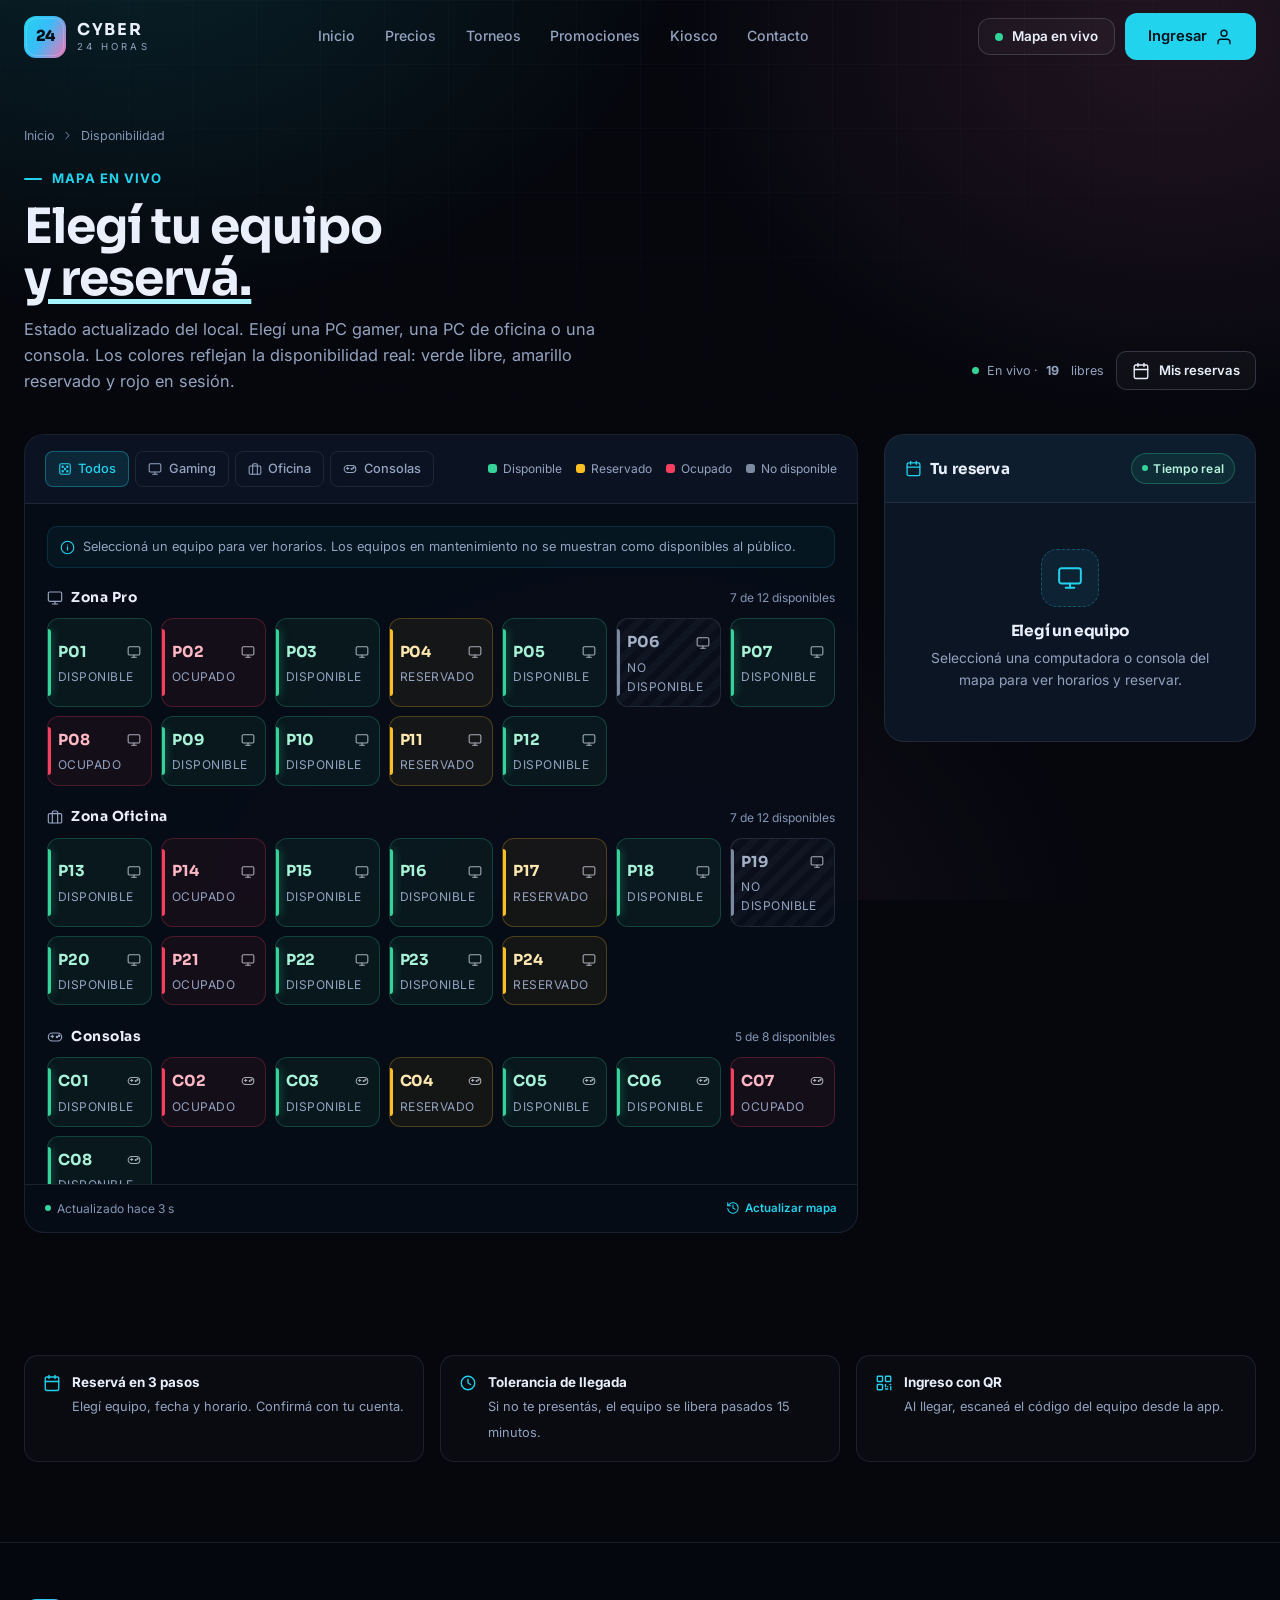
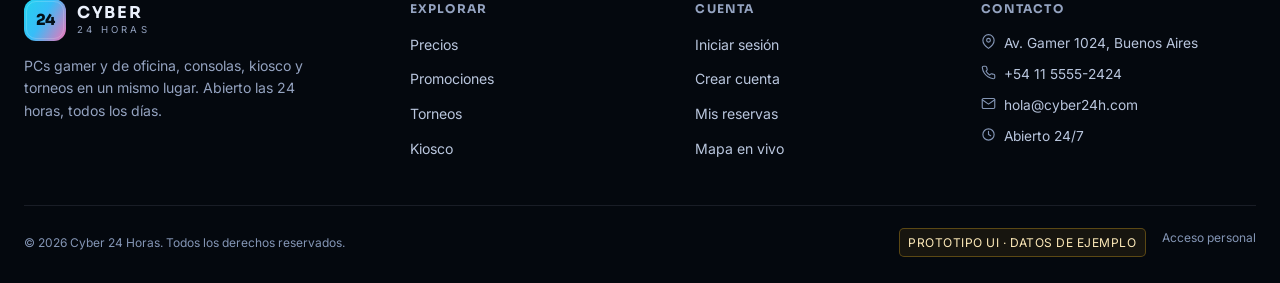
<file: disponibilidad.html>
<!DOCTYPE html>
<html lang="es">
<head>
  <meta charset="utf-8">
  <meta name="viewport" content="width=device-width, initial-scale=1">
  <title>Disponibilidad en tiempo real — Cyber 24 Horas</title>
  <meta name="description" content="Consultá el mapa de PCs gamer, PCs de oficina y consolas disponibles y reservá tu equipo en tiempo real.">
  <link rel="icon" href="data:image/svg+xml,%3Csvg xmlns='http://www.w3.org/2000/svg' viewBox='0 0 64 64'%3E%3Crect width='64' height='64' rx='14' fill='%2322d3ee'/%3E%3Ctext x='32' y='44' font-size='30' text-anchor='middle' font-family='Arial' font-weight='bold' fill='%23041018'%3E24%3C/text%3E%3C/svg%3E">
  <link rel="preconnect" href="https://fonts.googleapis.com">
  <link rel="preconnect" href="https://fonts.gstatic.com" crossorigin>
  <link href="https://fonts.googleapis.com/css2?family=Inter:wght@400;500;600;700&family=Sora:wght@600;700;800&display=swap" rel="stylesheet">
  <link rel="stylesheet" href="assets/css/styles.css?v=oficina17">
</head>
<body data-page="availability">

  <a class="skip-link" href="#main">Saltar al contenido</a>

  <header class="site-header" id="siteHeader">
    <div class="header-inner">
      <a class="brand" href="index.html" aria-label="Cyber 24 Horas, inicio">
        <span class="brand-mark">24</span>
        <span class="brand-text"><strong>CYBER</strong><span>24 HORAS</span></span>
      </a>
      <nav class="main-nav" id="mainNav" aria-label="Navegación principal">
        <a href="index.html#inicio">Inicio</a>
        <a href="index.html#precios">Precios</a>
        <a href="index.html#torneos">Torneos</a>
        <a href="index.html#promos">Promociones</a>
        <a href="index.html#kiosco">Kiosco</a>
        <a href="index.html#contacto">Contacto</a>
      </nav>
      <div class="header-actions">
        <a class="btn btn-ghost live-btn" href="disponibilidad.html"><span class="live-dot"></span> Mapa en vivo</a>
        <a class="btn btn-primary" href="login.html" data-auth-link>
          <span data-auth-label>Ingresar</span>
          <svg class="icon" aria-hidden="true"><use href="#i-user"></use></svg>
        </a>
        <button class="menu-toggle" type="button" aria-label="Abrir menú" aria-expanded="false" aria-controls="mainNav">
          <svg class="icon" aria-hidden="true"><use href="#i-menu"></use></svg>
        </button>
      </div>
    </div>
  </header>

  <main id="main">
    <section class="page-hero">
      <div class="container">
        <div class="breadcrumb">
          <a href="index.html">Inicio</a>
          <svg class="icon" aria-hidden="true"><use href="#i-chevron-right"></use></svg>
          <span>Disponibilidad</span>
        </div>
        <div class="page-hero-top">
          <div>
            <span class="eyebrow">Mapa en vivo</span>
            <h1 style="margin-top:12px">Elegí tu equipo<br><span class="text-grad">y reservá.</span></h1>
            <p>Estado actualizado del local. Elegí una PC gamer, una PC de oficina o una consola. Los colores reflejan la disponibilidad real: verde libre, amarillo reservado y rojo en sesión.</p>
          </div>
          <div class="page-hero-actions">
            <span class="live-indicator"><span class="live-dot"></span> En vivo · <strong data-live-free>18</strong>&nbsp;libres</span>
            <a class="btn btn-ghost btn-sm" href="cuenta.html#reservas">
              <svg class="icon" aria-hidden="true"><use href="#i-calendar"></use></svg> Mis reservas
            </a>
          </div>
        </div>
      </div>
    </section>

    <section>
      <div class="container">
        <div class="avail-layout">
          <!-- ================= MAPA ================= -->
          <div class="map-panel">
            <div class="map-toolbar">
              <div class="filter-group" role="group" aria-label="Filtrar equipos">
                <button type="button" class="filter-chip is-active" data-filter="todos">
                  <svg class="icon" aria-hidden="true"><use href="#i-dice"></use></svg> Todos
                </button>
                <button type="button" class="filter-chip" data-filter="gaming">
                  <svg class="icon" aria-hidden="true"><use href="#i-monitor"></use></svg> Gaming
                </button>
                <button type="button" class="filter-chip" data-filter="oficina">
                  <svg class="icon" aria-hidden="true"><use href="#i-briefcase"></use></svg> Oficina
                </button>
                <button type="button" class="filter-chip" data-filter="consola">
                  <svg class="icon" aria-hidden="true"><use href="#i-gamepad"></use></svg> Consolas
                </button>
              </div>
              <div class="legend" aria-label="Referencias de estado">
                <span class="legend-item"><i class="disponible"></i> Disponible</span>
                <span class="legend-item"><i class="reservado"></i> Reservado</span>
                <span class="legend-item"><i class="ocupado"></i> Ocupado</span>
                <span class="legend-item"><i class="mantenimiento"></i> No disponible</span>
              </div>
            </div>

            <div class="map-scroll">
              <div class="map-note">
                <svg class="icon" aria-hidden="true"><use href="#i-info"></use></svg>
                <span>Seleccioná un equipo para ver horarios. Los equipos en mantenimiento no se muestran como disponibles al público.</span>
              </div>
              <div id="equipMap">
                <noscript>Activá JavaScript para ver el mapa de disponibilidad.</noscript>
              </div>
            </div>

            <div class="map-foot">
              <span><span class="live-dot" style="width:6px;height:6px"></span> <span id="lastUpdate">Actualizado hace 3 s</span></span>
              <button type="button" id="refreshMap">
                <svg class="icon" aria-hidden="true"><use href="#i-history"></use></svg> Actualizar mapa
              </button>
            </div>
          </div>

          <!-- ================= RESERVA ================= -->
          <aside class="booking-panel" id="bookingPanel" aria-label="Panel de reserva">
            <div class="booking-head">
              <h2><svg class="icon" aria-hidden="true"><use href="#i-calendar"></use></svg> Tu reserva</h2>
              <span class="chip chip--green"><span class="live-dot" style="width:6px;height:6px"></span> Tiempo real</span>
            </div>
            <div class="booking-body" id="bookingBody">
              <div class="booking-empty">
                <div class="be-icon"><svg class="icon" aria-hidden="true"><use href="#i-monitor"></use></svg></div>
                <h3>Elegí un equipo</h3>
                <p>Seleccioná una computadora o consola del mapa para ver horarios y reservar.</p>
              </div>
            </div>
          </aside>
        </div>

        <div class="info-strip" style="padding-bottom:80px">
          <div class="info-item">
            <svg class="icon" aria-hidden="true"><use href="#i-calendar"></use></svg>
            <div><strong>Reservá en 3 pasos</strong><span>Elegí equipo, fecha y horario. Confirmá con tu cuenta.</span></div>
          </div>
          <div class="info-item">
            <svg class="icon" aria-hidden="true"><use href="#i-clock"></use></svg>
            <div><strong>Tolerancia de llegada</strong><span>Si no te presentás, el equipo se libera pasados 15 minutos.</span></div>
          </div>
          <div class="info-item">
            <svg class="icon" aria-hidden="true"><use href="#i-qr"></use></svg>
            <div><strong>Ingreso con QR</strong><span>Al llegar, escaneá el código del equipo desde la app.</span></div>
          </div>
        </div>
      </div>
    </section>
  </main>

  <footer class="site-footer">
    <div class="container">
      <div class="footer-grid">
        <div class="footer-brand">
          <a class="brand" href="index.html">
            <span class="brand-mark">24</span>
            <span class="brand-text"><strong>CYBER</strong><span>24 HORAS</span></span>
          </a>
          <p>PCs gamer y de oficina, consolas, kiosco y torneos en un mismo lugar. Abierto las 24 horas, todos los días.</p>
        </div>
        <div class="footer-col">
          <h4>Explorar</h4>
          <ul>
            <li><a href="index.html#precios">Precios</a></li>
            <li><a href="index.html#promos">Promociones</a></li>
            <li><a href="index.html#torneos">Torneos</a></li>
            <li><a href="index.html#kiosco">Kiosco</a></li>
          </ul>
        </div>
        <div class="footer-col">
          <h4>Cuenta</h4>
          <ul>
            <li><a href="login.html">Iniciar sesión</a></li>
            <li><a href="login.html#registro">Crear cuenta</a></li>
            <li><a href="cuenta.html">Mis reservas</a></li>
            <li><a href="disponibilidad.html">Mapa en vivo</a></li>
          </ul>
        </div>
        <div class="footer-col">
          <h4>Contacto</h4>
          <ul class="footer-contact">
            <li><svg class="icon"><use href="#i-map-pin"></use></svg><span>Av. Gamer 1024, Buenos Aires</span></li>
            <li><svg class="icon"><use href="#i-phone"></use></svg><span>+54 11 5555-2424</span></li>
            <li><svg class="icon"><use href="#i-mail"></use></svg><span>hola@cyber24h.com</span></li>
            <li><svg class="icon"><use href="#i-clock"></use></svg><span>Abierto 24/7</span></li>
          </ul>
        </div>
      </div>
      <div class="footer-bottom">
        <span>© 2026 Cyber 24 Horas. Todos los derechos reservados.</span>
        <div class="footer-links">
          <span class="demo-note">Prototipo UI · datos de ejemplo</span>
          <a href="empleado.html">Acceso personal</a>
        </div>
      </div>
    </div>
  </footer>

  <script src="assets/js/icons.js?v=oficina17"></script>
  <script src="assets/js/data.js?v=oficina17"></script>
  <script src="assets/js/app.js?v=oficina17"></script>
</body>
</html>
</file>
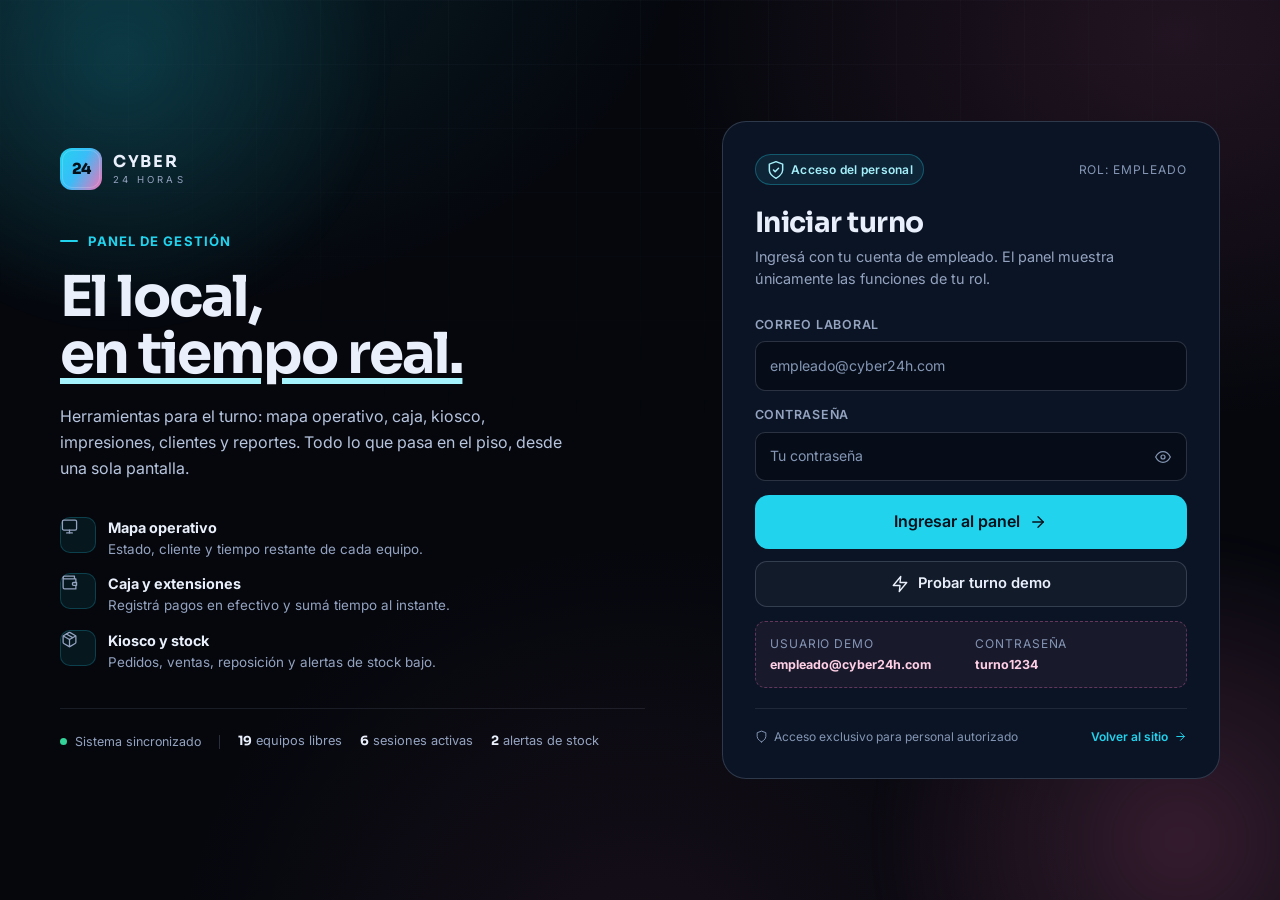
<file: empleado.html>
<!DOCTYPE html>
<html lang="es">
<head>
  <meta charset="utf-8">
  <meta name="viewport" content="width=device-width, initial-scale=1">
  <title>Panel de empleados — Cyber 24 Horas</title>
  <meta name="description" content="Panel de gestión operativa para empleados de Cyber 24 Horas: equipos, reservas, caja, kiosco, impresiones, clientes y reportes.">
  <link rel="icon" href="data:image/svg+xml,%3Csvg xmlns='http://www.w3.org/2000/svg' viewBox='0 0 64 64'%3E%3Crect width='64' height='64' rx='14' fill='%2322d3ee'/%3E%3Ctext x='32' y='44' font-size='30' text-anchor='middle' font-family='Arial' font-weight='bold' fill='%23041018'%3E24%3C/text%3E%3C/svg%3E">
  <link rel="preconnect" href="https://fonts.googleapis.com">
  <link rel="preconnect" href="https://fonts.gstatic.com" crossorigin>
  <link href="https://fonts.googleapis.com/css2?family=Inter:wght@400;500;600;700&family=Sora:wght@600;700;800&display=swap" rel="stylesheet">
  <link rel="stylesheet" href="assets/css/styles.css?v=empleado15">
  <link rel="stylesheet" href="assets/css/panel.css?v=empleado15">
</head>
<body data-page="panel">

  <h1 class="sr-only">Panel de empleados</h1>

  <!-- ============================ LOGIN DEL PERSONAL ============================ -->
  <section class="panel-login" id="panelLogin">
    <div class="panel-login-glow panel-login-glow--a"></div>
    <div class="panel-login-glow panel-login-glow--b"></div>
    <div class="panel-login-shell">
      <div class="panel-login-copy">
        <a class="brand" href="index.html" aria-label="Cyber 24 Horas, volver al sitio">
          <span class="brand-mark">24</span>
          <span class="brand-text"><strong>CYBER</strong><span>24 HORAS</span></span>
        </a>
        <span class="eyebrow panel-login-eyebrow">Panel de gestión</span>
        <p class="panel-login-headline">El local,<br><span class="text-grad">en tiempo real.</span></p>
        <p class="panel-login-lead">Herramientas para el turno: mapa operativo, caja, kiosco, impresiones, clientes y reportes. Todo lo que pasa en el piso, desde una sola pantalla.</p>
        <div class="panel-login-features">
          <div class="panel-login-feature">
            <span class="plf-icon"><svg class="icon" aria-hidden="true"><use href="#i-monitor"></use></svg></span>
            <div><strong>Mapa operativo</strong><span>Estado, cliente y tiempo restante de cada equipo.</span></div>
          </div>
          <div class="panel-login-feature">
            <span class="plf-icon"><svg class="icon" aria-hidden="true"><use href="#i-wallet"></use></svg></span>
            <div><strong>Caja y extensiones</strong><span>Registrá pagos en efectivo y sumá tiempo al instante.</span></div>
          </div>
          <div class="panel-login-feature">
            <span class="plf-icon"><svg class="icon" aria-hidden="true"><use href="#i-package"></use></svg></span>
            <div><strong>Kiosco y stock</strong><span>Pedidos, ventas, reposición y alertas de stock bajo.</span></div>
          </div>
        </div>
        <div class="panel-login-live">
          <span class="live-indicator"><span class="live-dot"></span> Sistema sincronizado</span>
          <span class="panel-login-live-divider"></span>
          <span><strong>19</strong> equipos libres</span>
          <span><strong>6</strong> sesiones activas</span>
          <span><strong>2</strong> alertas de stock</span>
        </div>
      </div>

      <div class="panel-login-card card">
        <div class="panel-login-card-head">
          <span class="chip chip--cyan"><svg class="icon" aria-hidden="true"><use href="#i-shield-check"></use></svg> Acceso del personal</span>
          <span class="panel-login-role">Rol: Empleado</span>
        </div>
        <h2>Iniciar turno</h2>
        <p class="panel-login-sub">Ingresá con tu cuenta de empleado. El panel muestra únicamente las funciones de tu rol.</p>

        <form id="panelLoginForm" class="panel-login-form" novalidate>
          <div class="field">
            <label for="panelEmail">Correo laboral</label>
            <input type="email" id="panelEmail" name="email" placeholder="empleado@cyber24h.com" autocomplete="username" required>
          </div>
          <div class="field">
            <label for="panelPassword">Contraseña</label>
            <div class="panel-pass-wrap">
              <input type="password" id="panelPassword" name="password" placeholder="Tu contraseña" autocomplete="current-password" required>
              <button type="button" class="panel-pass-toggle" id="panelPassToggle" aria-label="Mostrar contraseña">
                <svg class="icon" aria-hidden="true"><use href="#i-eye"></use></svg>
              </button>
            </div>
          </div>
          <div class="panel-login-error" id="panelLoginError" role="alert"></div>
          <button type="submit" class="btn btn-primary btn-block btn-lg">
            Ingresar al panel
            <svg class="icon" aria-hidden="true"><use href="#i-arrow-right"></use></svg>
          </button>
        </form>

        <button type="button" class="btn btn-ghost btn-block panel-demo-btn" id="panelDemoBtn">
          <svg class="icon" aria-hidden="true"><use href="#i-zap"></use></svg> Probar turno demo
        </button>

        <div class="panel-demo-creds">
          <div><span>Usuario demo</span><strong>empleado@cyber24h.com</strong></div>
          <div><span>Contraseña</span><strong>turno1234</strong></div>
        </div>

        <div class="panel-login-foot">
          <span><svg class="icon" aria-hidden="true"><use href="#i-shield"></use></svg> Acceso exclusivo para personal autorizado</span>
          <a href="index.html" class="link-arrow">Volver al sitio <svg class="icon" aria-hidden="true"><use href="#i-arrow-right"></use></svg></a>
        </div>
      </div>
    </div>
  </section>

  <!-- ============================ APLICACIÓN ============================ -->
  <div class="panel-app" id="panelApp" hidden>

  <a class="skip-link" href="#panelContent">Saltar al contenido</a>
    <aside class="panel-sidebar" id="panelSidebar" aria-label="Navegación del panel">
      <div class="panel-sidebar-head">
        <a class="brand" href="index.html" aria-label="Cyber 24 Horas">
          <span class="brand-mark">24</span>
          <span class="brand-text"><strong>CYBER</strong><span>24 HORAS</span></span>
        </a>
        <span class="panel-version">PANEL · v0.9</span>
      </div>

      <div class="panel-operator-card">
        <span class="panel-avatar" data-user-initials>VR</span>
        <div>
          <strong data-user-name>Valentina Ríos</strong>
          <span data-user-role>Empleado · Turno noche</span>
        </div>
        <span class="panel-online" title="En línea"></span>
      </div>

      <nav class="panel-nav" aria-label="Secciones del panel">
        <span class="panel-nav-label">Operación</span>
        <button type="button" class="panel-nav-item" data-section="resumen">
          <svg class="icon" aria-hidden="true"><use href="#i-layout-dashboard"></use></svg><span>Resumen</span>
        </button>
        <button type="button" class="panel-nav-item" data-section="mapa">
          <svg class="icon" aria-hidden="true"><use href="#i-monitor"></use></svg><span>Mapa y equipos</span><span class="panel-nav-badge" data-nav-count="mapa">32</span>
        </button>
        <button type="button" class="panel-nav-item" data-section="reservas">
          <svg class="icon" aria-hidden="true"><use href="#i-calendar"></use></svg><span>Reservas del día</span><span class="panel-nav-badge" data-nav-count="reservas">7</span>
        </button>
        <button type="button" class="panel-nav-item" data-section="caja">
          <svg class="icon" aria-hidden="true"><use href="#i-wallet"></use></svg><span>Caja y tiempo</span>
        </button>
        <button type="button" class="panel-nav-item" data-section="kiosco">
          <svg class="icon" aria-hidden="true"><use href="#i-package"></use></svg><span>Kiosco</span><span class="panel-nav-alert" data-nav-count="kiosco">3</span>
        </button>
        <button type="button" class="panel-nav-item" data-section="impresiones">
          <svg class="icon" aria-hidden="true"><use href="#i-printer"></use></svg><span>Impresiones</span><span class="panel-nav-badge" data-nav-count="impresiones">4</span>
        </button>
        <span class="panel-nav-label">Atención</span>
        <button type="button" class="panel-nav-item" data-section="clientes">
          <svg class="icon" aria-hidden="true"><use href="#i-users"></use></svg><span>Clientes</span>
        </button>
        <button type="button" class="panel-nav-item" data-section="mensajes">
          <svg class="icon" aria-hidden="true"><use href="#i-message-square"></use></svg><span>Mensajes</span>
        </button>
        <button type="button" class="panel-nav-item" data-section="reportes">
          <svg class="icon" aria-hidden="true"><use href="#i-bar-chart"></use></svg><span>Reportes</span>
        </button>
      </nav>

      <div class="panel-sidebar-foot">
        <div class="panel-system">
          <span class="live-dot"></span>
          <div><strong>Sistema operativo</strong><span>Última sincronización: ahora</span></div>
        </div>
        <button type="button" class="panel-logout" id="panelLogout">
          <svg class="icon" aria-hidden="true"><use href="#i-log-out"></use></svg> Cerrar sesión
        </button>
      </div>
    </aside>
    <div class="panel-scrim" id="panelScrim"></div>

    <div class="panel-main">
      <header class="panel-topbar">
        <button type="button" class="panel-menu-btn" id="panelMenuBtn" aria-label="Abrir menú" aria-expanded="false">
          <svg class="icon" aria-hidden="true"><use href="#i-menu"></use></svg>
        </button>
        <div class="panel-topbar-title">
          <span class="panel-topbar-eyebrow">Panel de gestión · <span data-user-role>Empleado</span></span>
          <h2 id="panelTitle">Resumen</h2>
          <p id="panelSubtitle">Estado general del local y del turno.</p>
        </div>
        <div class="panel-topbar-actions">
          <span class="panel-sync"><span class="live-dot"></span> En vivo</span>
          <div class="panel-clock">
            <span id="panelDate">17 NOV 2026</span>
            <strong id="panelTime">00:00</strong>
          </div>
          <button type="button" class="panel-icon-btn" id="panelAlertsBtn" aria-label="Ver alertas">
            <svg class="icon" aria-hidden="true"><use href="#i-bell"></use></svg>
            <span class="panel-alert-dot"></span>
          </button>
          <div class="panel-top-operator">
            <span class="panel-avatar panel-avatar--sm" data-user-initials>VR</span>
            <div><strong data-user-name>Valentina Ríos</strong><span data-shift>Turno noche</span></div>
          </div>
        </div>
      </header>

      <main class="panel-content" id="panelContent" tabindex="-1"></main>
    </div>
  </div>

  <div id="panelModalRoot"></div>
  <div class="toast-container" id="panelToasts"></div>

  <script src="assets/js/icons.js?v=empleado13"></script>
  <script src="assets/js/data.js?v=empleado13"></script>
  <script src="assets/js/panel-data.js?v=empleado13"></script>
  <script src="assets/js/empleado.js?v=empleado13"></script>
</body>
</html>
</file>
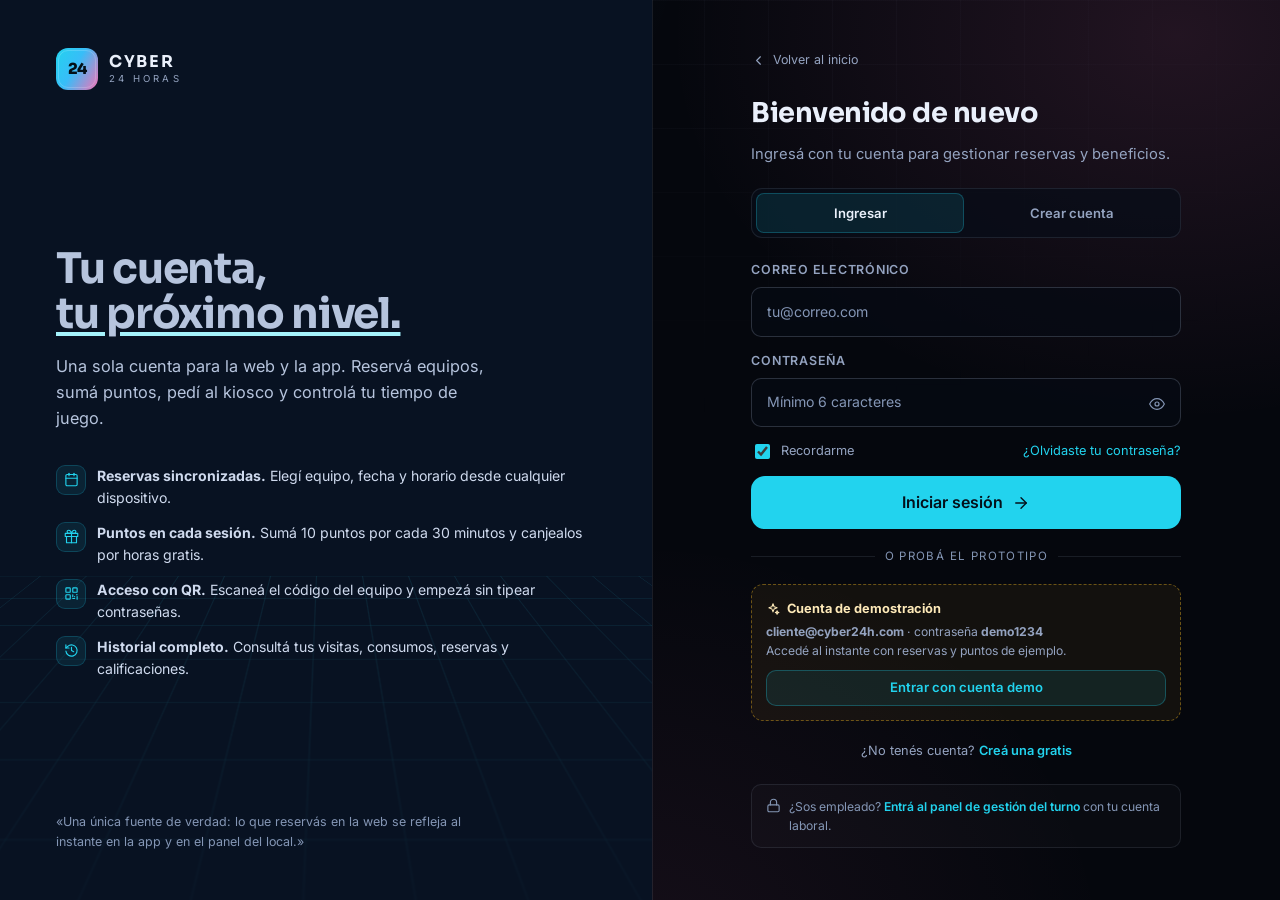
<file: login.html>
<!DOCTYPE html>
<html lang="es">
<head>
  <meta charset="utf-8">
  <meta name="viewport" content="width=device-width, initial-scale=1">
  <title>Ingresar — Cyber 24 Horas</title>
  <meta name="description" content="Iniciá sesión o creá tu cuenta para reservar equipos, sumar puntos y hacer pedidos en Cyber 24 Horas.">
  <link rel="icon" href="data:image/svg+xml,%3Csvg xmlns='http://www.w3.org/2000/svg' viewBox='0 0 64 64'%3E%3Crect width='64' height='64' rx='14' fill='%2322d3ee'/%3E%3Ctext x='32' y='44' font-size='30' text-anchor='middle' font-family='Arial' font-weight='bold' fill='%23041018'%3E24%3C/text%3E%3C/svg%3E">
  <link rel="preconnect" href="https://fonts.googleapis.com">
  <link rel="preconnect" href="https://fonts.gstatic.com" crossorigin>
  <link href="https://fonts.googleapis.com/css2?family=Inter:wght@400;500;600;700&family=Sora:wght@600;700;800&display=swap" rel="stylesheet">
  <link rel="stylesheet" href="assets/css/styles.css?v=oficina17">
</head>
<body data-page="login">

  <a class="skip-link" href="#main">Saltar al contenido</a>

  <main class="auth-page" id="main">
    <!-- ================= LADO VISUAL ================= -->
    <aside class="auth-side">
      <a class="brand" href="index.html" aria-label="Cyber 24 Horas, inicio">
        <span class="brand-mark">24</span>
        <span class="brand-text"><strong>CYBER</strong><span>24 HORAS</span></span>
      </a>

      <p class="auth-headline">Tu cuenta,<br><span class="text-grad">tu próximo nivel.</span></p>
      <p>Una sola cuenta para la web y la app. Reservá equipos, sumá puntos, pedí al kiosco y controlá tu tiempo de juego.</p>

      <div class="auth-features">
        <div class="auth-feature">
          <span class="af-icon"><svg class="icon" aria-hidden="true"><use href="#i-calendar"></use></svg></span>
          <span><b>Reservas sincronizadas.</b> Elegí equipo, fecha y horario desde cualquier dispositivo.</span>
        </div>
        <div class="auth-feature">
          <span class="af-icon"><svg class="icon" aria-hidden="true"><use href="#i-gift"></use></svg></span>
          <span><b>Puntos en cada sesión.</b> Sumá 10 puntos por cada 30 minutos y canjealos por horas gratis.</span>
        </div>
        <div class="auth-feature">
          <span class="af-icon"><svg class="icon" aria-hidden="true"><use href="#i-qr"></use></svg></span>
          <span><b>Acceso con QR.</b> Escaneá el código del equipo y empezá sin tipear contraseñas.</span>
        </div>
        <div class="auth-feature">
          <span class="af-icon"><svg class="icon" aria-hidden="true"><use href="#i-history"></use></svg></span>
          <span><b>Historial completo.</b> Consultá tus visitas, consumos, reservas y calificaciones.</span>
        </div>
      </div>

      <p class="auth-quote">«Una única fuente de verdad: lo que reservás en la web se refleja al instante en la app y en el panel del local.»</p>
    </aside>

    <!-- ================= FORMULARIO ================= -->
    <section class="auth-main">
      <div class="auth-card">
        <a class="auth-back" href="index.html">
          <svg class="icon" aria-hidden="true"><use href="#i-chevron-left"></use></svg> Volver al inicio
        </a>

        <h1 id="authTitle">Bienvenido de nuevo</h1>
        <p>Ingresá con tu cuenta para gestionar reservas y beneficios.</p>

        <div class="auth-tabs" role="tablist" aria-label="Acceso o registro">
          <button type="button" class="auth-tab is-active" data-auth-tab="login" role="tab" aria-selected="true">Ingresar</button>
          <button type="button" class="auth-tab" data-auth-tab="registro" role="tab" aria-selected="false">Crear cuenta</button>
        </div>

        <!-- LOGIN -->
        <div data-auth-panel="login">
          <form class="auth-form" id="loginForm" novalidate>
            <div class="form-error" id="loginError">
              <svg class="icon" aria-hidden="true"><use href="#i-info"></use></svg>
              <span></span>
            </div>
            <div class="field">
              <label for="loginEmail">Correo electrónico</label>
              <input type="email" id="loginEmail" name="email" placeholder="tu@correo.com" autocomplete="email" required>
            </div>
            <div class="field">
              <label for="loginPass">Contraseña</label>
              <input type="password" id="loginPass" name="password" placeholder="Mínimo 6 caracteres" autocomplete="current-password" required>
              <button class="password-toggle" type="button" data-toggle-pass="loginPass" aria-label="Mostrar contraseña">
                <svg class="icon" aria-hidden="true"><use href="#i-eye"></use></svg>
              </button>
            </div>
            <div class="auth-row">
              <label class="check"><input type="checkbox" name="recordarme" checked> Recordarme</label>
              <a href="#" data-toast="La recuperación de contraseña estará disponible en la próxima entrega." data-toast-type="info">¿Olvidaste tu contraseña?</a>
            </div>
            <button type="submit" class="btn btn-primary btn-block btn-lg">Iniciar sesión
              <svg class="icon" aria-hidden="true"><use href="#i-arrow-right"></use></svg>
            </button>
          </form>

          <div class="auth-divider">o probá el prototipo</div>
          <div class="auth-demo">
            <strong><svg class="icon" aria-hidden="true"><use href="#i-sparkles"></use></svg> Cuenta de demostración</strong>
            <p><b>cliente@cyber24h.com</b> · contraseña <b>demo1234</b><br>Accedé al instante con reservas y puntos de ejemplo.</p>
            <button type="button" class="btn btn-soft btn-sm btn-block" id="demoLogin">Entrar con cuenta demo</button>
          </div>

          <p class="auth-alt">¿No tenés cuenta? <a href="login.html#registro">Creá una gratis</a></p>
        </div>

        <!-- REGISTRO -->
        <div data-auth-panel="registro" hidden>
          <form class="auth-form" id="registerForm" novalidate>
            <div class="form-error" id="registerError">
              <svg class="icon" aria-hidden="true"><use href="#i-info"></use></svg>
              <span></span>
            </div>
            <div class="field">
              <label for="regName">Nombre completo</label>
              <input type="text" id="regName" name="nombre" placeholder="Tu nombre y apellido" autocomplete="name" required>
            </div>
            <div class="field">
              <label for="regEmail">Correo electrónico</label>
              <input type="email" id="regEmail" name="email" placeholder="tu@correo.com" autocomplete="email" required>
            </div>
            <div class="field">
              <label for="regPass">Contraseña</label>
              <input type="password" id="regPass" name="password" placeholder="Mínimo 6 caracteres" autocomplete="new-password" required>
              <button class="password-toggle" type="button" data-toggle-pass="regPass" aria-label="Mostrar contraseña">
                <svg class="icon" aria-hidden="true"><use href="#i-eye"></use></svg>
              </button>
            </div>
            <div class="field">
              <label for="regPass2">Repetir contraseña</label>
              <input type="password" id="regPass2" name="password2" placeholder="Repetí tu contraseña" autocomplete="new-password" required>
            </div>
            <label class="check" style="font-size:.76rem;color:var(--muted)">
              <input type="checkbox" id="regTerms"> Acepto los términos y condiciones y la política de privacidad.
            </label>
            <button type="submit" class="btn btn-primary btn-block btn-lg">Crear mi cuenta
              <svg class="icon" aria-hidden="true"><use href="#i-arrow-right"></use></svg>
            </button>
            <p class="field-hint">Al registrarte te regalamos 150 puntos de bienvenida. La cuenta sirve para la web y la app móvil.</p>
          </form>

          <p class="auth-alt" style="margin-top:18px">¿Ya tenés cuenta? <a href="login.html">Iniciá sesión</a></p>
        </div>

        <div class="auth-staff">
          <svg class="icon" aria-hidden="true"><use href="#i-lock"></use></svg>
          <span>¿Sos empleado? <a href="empleado.html">Entrá al panel de gestión del turno</a> con tu cuenta laboral.</span>
        </div>
      </div>
    </section>
  </main>

  <script src="assets/js/icons.js?v=oficina17"></script>
  <script src="assets/js/data.js?v=oficina17"></script>
  <script src="assets/js/app.js?v=oficina17"></script>
</body>
</html>
</file>
<file: assets/css/styles.css>
/* ==========================================================================
   CYBER 24 HORAS — Prototipo web público
   Sistema de diseño: dark cyber neón
   ========================================================================== */

/* ----------------------------- Tokens ------------------------------------ */
:root {
  --bg: #05070d;
  --bg-soft: #080d18;
  --surface: #0b1322;
  --surface-2: #101b2e;
  --surface-3: #16233a;
  --line: rgba(148, 163, 184, 0.14);
  --line-strong: rgba(148, 163, 184, 0.26);
  --text: #eaf0fb;
  --muted: #94a3c0;
  --muted-2: #8496b5;
  --cyan: #22d3ee;
  /* El violeta se retiró de la paleta: el token se conserva por compatibilidad
     con los temas existentes y ahora resuelve al rosa secundario. */
  --violet: #f472b6;
  --pink: #f472b6;
  --green: #34d399;
  --amber: #fbbf24;
  --red: #f43f5e;
  --gray: #7c8aa0;
  --highlight: #a5f3fc;
  --grad: linear-gradient(120deg, #22d3ee 0%, #38bdf8 45%, #f472b6 100%);
  --grad-cyan: linear-gradient(120deg, #22d3ee, #0ea5e9);
  --grad-violet: linear-gradient(120deg, #fbbf24, #f472b6);
  --grad-pink: linear-gradient(120deg, #f472b6, #fb7185);
  --radius: 20px;
  --radius-md: 16px;
  --radius-sm: 12px;
  --shadow: 0 28px 70px -28px rgba(0, 0, 0, 0.8);
  --shadow-glow: 0 18px 50px -20px rgba(34, 211, 238, 0.45);
  --font-display: 'Sora', 'Segoe UI', sans-serif;
  --font-body: 'Inter', 'Segoe UI', sans-serif;
  --header-h: 74px;
}

/* ----------------------------- Reset ------------------------------------- */
*, *::before, *::after { box-sizing: border-box; }
[hidden] { display: none !important; }
html { scroll-behavior: smooth; scroll-padding-top: 90px; }
body {
  margin: 0;
  background: var(--bg);
  color: var(--text);
  font-family: var(--font-body);
  font-size: 16px;
  line-height: 1.6;
  -webkit-font-smoothing: antialiased;
  overflow-x: hidden;
}
body::before {
  content: '';
  position: fixed;
  inset: 0;
  z-index: -2;
  background:
    radial-gradient(900px 620px at 10% -8%, rgba(34, 211, 238, 0.13), transparent 62%),
    radial-gradient(820px 620px at 92% 4%, rgba(244, 114, 182, 0.12), transparent 62%),
    radial-gradient(760px 700px at 50% 108%, rgba(244, 114, 182, 0.07), transparent 62%),
    var(--bg);
}
body::after {
  content: '';
  position: fixed;
  inset: 0;
  z-index: -1;
  pointer-events: none;
  background-image:
    linear-gradient(rgba(148, 163, 184, 0.035) 1px, transparent 1px),
    linear-gradient(90deg, rgba(148, 163, 184, 0.035) 1px, transparent 1px);
  background-size: 64px 64px;
  mask-image: radial-gradient(ellipse 90% 60% at 50% 0%, #000 20%, transparent 80%);
  -webkit-mask-image: radial-gradient(ellipse 90% 60% at 50% 0%, #000 20%, transparent 80%);
}
img, svg { display: block; max-width: 100%; }
a { color: inherit; text-decoration: none; }
button, input, select, textarea { font: inherit; color: inherit; }
button { cursor: pointer; }
ul, ol { margin: 0; padding: 0; list-style: none; }
h1, h2, h3, h4, p { margin: 0; }
::selection { background: rgba(34, 211, 238, 0.3); color: #fff; }

/* ----------------------------- Layout ------------------------------------ */
.container { width: min(1240px, 100% - 48px); margin-inline: auto; }
.container--narrow { width: min(960px, 100% - 48px); margin-inline: auto; }
.section { position: relative; padding: 96px 0; }
.section--tight { padding: 64px 0; }
.section--flush { padding: 0 0 96px; }
.section-head { max-width: 660px; margin-bottom: 44px; }
.section-head--center { max-width: 700px; margin-inline: auto; text-align: center; }
.section-head h2 { margin-top: 14px; }
.section-head p { margin-top: 14px; color: var(--muted); font-size: 1.02rem; }
.eyebrow {
  display: inline-flex;
  align-items: center;
  gap: 10px;
  font-size: 0.82rem;
  font-weight: 700;
  letter-spacing: 0.08em;
  text-transform: uppercase;
  color: var(--cyan);
}
.eyebrow::before {
  content: '';
  width: 18px;
  height: 2px;
  border-radius: 2px;
  background: var(--cyan);
}
.section-head--center .eyebrow { justify-content: center; }

h1, h2, h3, h4 { font-family: var(--font-display); font-weight: 700; letter-spacing: -0.02em; }
h2 { font-size: clamp(1.9rem, 3.2vw, 2.7rem); line-height: 1.12; }
h3 { font-size: 1.22rem; line-height: 1.3; }
/* Antes era texto con gradiente. Ahora es un subrayado de acento:
   mínimo, pegado al texto y sin bloques grandes que compitan con el titular. */
.text-grad {
  color: inherit;
  text-decoration-line: underline;
  text-decoration-color: var(--highlight);
  text-decoration-thickness: 0.1em;
  text-underline-offset: 0.09em;
  text-decoration-skip-ink: auto;
  -webkit-text-fill-color: currentColor;
}
.muted { color: var(--muted); }
.small { font-size: 0.86rem; }
.icon { width: 20px; height: 20px; fill: none; stroke: currentColor; stroke-width: 1.8; stroke-linecap: round; stroke-linejoin: round; flex: none; }
.icon-sm { width: 16px; height: 16px; }
.icon-lg { width: 24px; height: 24px; }
.svg-sprite { position: absolute; width: 0; height: 0; overflow: hidden; }

/* ----------------------------- Buttons ----------------------------------- */
.btn {
  display: inline-flex;
  align-items: center;
  justify-content: center;
  gap: 0.55rem;
  padding: 0.82rem 1.35rem;
  border-radius: 12px;
  border: 1px solid transparent;
  font-size: 0.92rem;
  font-weight: 600;
  line-height: 1.2;
  white-space: nowrap;
  transition: transform 0.2s ease, box-shadow 0.2s ease, background 0.2s ease, border-color 0.2s ease, color 0.2s ease;
}
.btn:hover { transform: translateY(-2px); }
.btn:active { transform: translateY(0); }
.btn .icon { width: 18px; height: 18px; }
.btn-primary {
  background: var(--cyan);
  color: #04101a;
  box-shadow: none;
}
.btn-primary:hover { background: #67e8f9; box-shadow: none; }
.btn-ghost {
  background: rgba(255, 255, 255, 0.03);
  border-color: var(--line-strong);
  color: var(--text);
}
.btn-ghost:hover { background: rgba(255, 255, 255, 0.07); border-color: rgba(34, 211, 238, 0.45); }
.btn-soft {
  background: rgba(34, 211, 238, 0.09);
  border-color: rgba(34, 211, 238, 0.28);
  color: var(--cyan);
}
.btn-soft:hover { background: rgba(34, 211, 238, 0.16); }
.btn-danger-soft {
  background: rgba(244, 63, 94, 0.08);
  border-color: rgba(244, 63, 94, 0.28);
  color: #fb7185;
}
.btn-block { width: 100%; }
.btn-sm { padding: 0.58rem 0.95rem; font-size: 0.82rem; border-radius: 10px; }
.btn-lg { padding: 1rem 1.7rem; font-size: 1rem; border-radius: 14px; }
.btn:disabled { opacity: 0.45; cursor: not-allowed; transform: none; box-shadow: none; }
.link-arrow { display: inline-flex; align-items: center; gap: 0.4rem; color: var(--cyan); font-weight: 600; font-size: 0.9rem; }
.link-arrow .icon { width: 16px; height: 16px; transition: transform 0.2s ease; }
.link-arrow:hover .icon { transform: translateX(3px); }

/* ----------------------------- Header ------------------------------------ */
.site-header {
  position: fixed;
  inset: 0 0 auto;
  z-index: 120;
  height: var(--header-h);
  display: flex;
  align-items: center;
  border-bottom: 1px solid transparent;
  transition: background 0.25s ease, border-color 0.25s ease, backdrop-filter 0.25s ease;
}
.site-header.is-scrolled,
.site-header.is-solid {
  background: rgba(5, 8, 15, 0.92);
  border-bottom-color: var(--line);
  backdrop-filter: blur(10px);
  -webkit-backdrop-filter: blur(10px);
}
.header-inner { display: flex; align-items: center; gap: 28px; width: min(1240px, 100% - 48px); margin-inline: auto; }
.brand { display: inline-flex; align-items: center; gap: 11px; flex: none; }
.brand-mark {
  position: relative;
  width: 42px;
  height: 42px;
  border-radius: 12px;
  display: grid;
  place-items: center;
  background: var(--grad);
  color: #041018;
  font-family: var(--font-display);
  font-weight: 800;
  font-size: 0.95rem;
  letter-spacing: -0.04em;
  box-shadow: none;
}
.brand-mark::after {
  content: '';
  position: absolute;
  inset: 2px;
  border-radius: 10px;
  border: 1px solid rgba(255, 255, 255, 0.35);
  opacity: 0.5;
}
.brand-text { display: flex; flex-direction: column; line-height: 1; }
.brand-text strong { font-family: var(--font-display); font-size: 1.02rem; letter-spacing: 0.1em; }
.brand-text span { font-size: 0.6rem; letter-spacing: 0.32em; color: var(--muted); margin-top: 4px; }
.main-nav { display: flex; align-items: center; gap: 4px; margin-inline: auto; }
.main-nav a {
  position: relative;
  padding: 0.55rem 0.8rem;
  font-size: 0.88rem;
  font-weight: 500;
  color: var(--muted);
  border-radius: 8px;
  transition: color 0.2s ease, background 0.2s ease;
}
.main-nav a:hover { color: var(--text); background: rgba(255, 255, 255, 0.04); }
.main-nav a.is-active { color: var(--text); }
.main-nav a.is-active::after {
  content: '';
  position: absolute;
  left: 50%;
  bottom: 0;
  width: 18px;
  height: 2px;
  border-radius: 2px;
  background: var(--grad);
  transform: translateX(-50%);
}
.header-actions { display: flex; align-items: center; gap: 10px; flex: none; }
.live-btn { padding: 0.62rem 1rem; font-size: 0.84rem; }
.live-dot {
  width: 8px;
  height: 8px;
  border-radius: 50%;
  background: var(--green);
  box-shadow: 0 0 0 0 rgba(52, 211, 153, 0.6);
  animation: pulse-dot 2s infinite;
}
.user-chip { display: inline-flex; align-items: center; gap: 0.55rem; }
.user-avatar {
  width: 30px;
  height: 30px;
  border-radius: 50%;
  display: grid;
  place-items: center;
  background: var(--grad);
  color: #041018;
  font-weight: 700;
  font-size: 0.72rem;
  font-family: var(--font-display);
}
.menu-toggle {
  display: none;
  width: 44px;
  height: 44px;
  align-items: center;
  justify-content: center;
  border-radius: 10px;
  border: 1px solid var(--line-strong);
  background: rgba(255, 255, 255, 0.03);
}
.menu-toggle .icon { width: 22px; height: 22px; }

/* ----------------------------- Hero -------------------------------------- */
.hero { position: relative; padding: calc(var(--header-h) + 68px) 0 56px; overflow: hidden; }
.hero::before {
  content: '';
  position: absolute;
  width: 520px;
  height: 520px;
  left: -180px;
  top: 120px;
  border-radius: 50%;
  background: radial-gradient(circle, rgba(34, 211, 238, 0.16), transparent 65%);
  filter: blur(10px);
  pointer-events: none;
}
.hero-grid { display: grid; grid-template-columns: 1.02fr 0.98fr; gap: 54px; align-items: center; position: relative; }
.hero-badge {
  display: inline-flex;
  align-items: center;
  gap: 0.55rem;
  padding: 0.45rem 0.8rem 0.45rem 0.5rem;
  border-radius: 999px;
  border: 1px solid rgba(34, 211, 238, 0.25);
  background: rgba(34, 211, 238, 0.07);
  color: #bdeefa;
  font-size: 0.76rem;
  font-weight: 600;
  letter-spacing: 0.02em;
}
.hero-badge .badge-pulse { width: 7px; height: 7px; border-radius: 50%; background: var(--cyan); box-shadow: 0 0 10px var(--cyan); animation: pulse-soft 2.4s infinite; }
.hero h1 { margin-top: 22px; font-size: clamp(2.55rem, 4.7vw, 4.05rem); line-height: 1.02; letter-spacing: -0.035em; }
.hero h1 em { font-style: normal; }
.hero-sub { margin-top: 22px; max-width: 540px; color: var(--muted); font-size: 1.05rem; line-height: 1.7; }
.hero-actions { display: flex; flex-wrap: wrap; gap: 12px; margin-top: 30px; }
.hero-trust { display: flex; flex-wrap: wrap; gap: 18px; margin-top: 22px; color: var(--muted-2); font-size: 0.8rem; }
.hero-trust span { display: inline-flex; align-items: center; gap: 0.4rem; }
.hero-trust .icon { width: 15px; height: 15px; color: var(--green); }
.hero-stats { display: flex; flex-wrap: wrap; gap: 34px; margin-top: 44px; padding-top: 30px; border-top: 1px solid var(--line); }
.hero-stats strong { display: block; font-family: var(--font-display); font-size: 1.55rem; letter-spacing: -0.02em; }
.hero-stats span { font-size: 0.76rem; color: var(--muted); text-transform: uppercase; letter-spacing: 0.1em; }
.hero-visual { position: relative; }
.hero-visual::before {
  content: '';
  position: absolute;
  inset: 10% -6% -8% 8%;
  background: var(--grad);
  filter: blur(70px);
  opacity: 0.10;
  border-radius: 50%;
  pointer-events: none;
}

/* ----------------------------- Carousel ---------------------------------- */
.carousel {
  position: relative;
  height: 500px;
  border-radius: 26px;
  overflow: hidden;
  border: 1px solid var(--line-strong);
  background: var(--surface);
}
.carousel-slide {
  position: absolute;
  inset: 0;
  display: flex;
  flex-direction: column;
  justify-content: flex-end;
  padding: 26px;
  opacity: 0;
  visibility: hidden;
  transform: scale(1.04);
  transition: opacity 0.7s ease, transform 0.7s ease, visibility 0.7s;
}
.carousel-slide.is-active { opacity: 1; visibility: visible; transform: scale(1); z-index: 2; }
.slide-art { position: absolute; inset: 0; overflow: hidden; }
.slide-art::before {
  content: '';
  position: absolute;
  inset: 0;
  background:
    radial-gradient(85% 90% at 18% 8%, var(--art-a), transparent 62%),
    radial-gradient(75% 80% at 92% 22%, var(--art-b), transparent 62%),
    linear-gradient(160deg, #081426 0%, #070d18 70%);
}
.slide-art::after {
  content: '';
  position: absolute;
  left: -20%;
  right: -20%;
  bottom: -18%;
  height: 62%;
  background-image:
    linear-gradient(rgba(34, 211, 238, 0.22) 1px, transparent 1px),
    linear-gradient(90deg, rgba(34, 211, 238, 0.22) 1px, transparent 1px);
  background-size: 42px 42px;
  transform: perspective(420px) rotateX(64deg);
  transform-origin: top center;
  mask-image: linear-gradient(to bottom, rgba(0, 0, 0, 0.85), transparent 88%);
  -webkit-mask-image: linear-gradient(to bottom, rgba(0, 0, 0, 0.85), transparent 88%);
  opacity: 0.55;
}
.carousel-slide[data-theme="cyan"] { --art-a: rgba(34, 211, 238, 0.34); --art-b: rgba(244, 114, 182, 0.24); --accent: var(--cyan); }
/* Tema heredado del violeta: ahora usa ámbar para no repetir el rosa. */
.carousel-slide[data-theme="violet"] { --art-a: rgba(251, 191, 36, 0.32); --art-b: rgba(244, 114, 182, 0.26); --accent: var(--amber); }
.carousel-slide[data-theme="pink"] { --art-a: rgba(244, 114, 182, 0.3); --art-b: rgba(34, 211, 238, 0.26); --accent: var(--pink); }
.slide-grid-overlay {
  position: absolute;
  inset: 0;
  background: radial-gradient(ellipse at 50% 20%, transparent 30%, rgba(4, 8, 16, 0.55) 100%);
  pointer-events: none;
}
.art-orb {
  position: absolute;
  width: 180px;
  height: 180px;
  border-radius: 50%;
  border: 1px solid color-mix(in srgb, var(--accent) 40%, transparent);
  top: 34px;
  right: 30px;
  opacity: 0.6;
}
.art-orb::before, .art-orb::after {
  content: '';
  position: absolute;
  border-radius: 50%;
  border: 1px solid color-mix(in srgb, var(--accent) 28%, transparent);
}
.art-orb::before { inset: 22px; }
.art-orb::after { inset: 48px; background: radial-gradient(circle, var(--art-a), transparent 70%); }
.art-chip {
  position: absolute;
  display: inline-flex;
  align-items: center;
  gap: 0.4rem;
  padding: 0.5rem 0.75rem;
  border-radius: 10px;
  background: rgba(8, 14, 26, 0.8);
  border: 1px solid rgba(255, 255, 255, 0.12);
  font-size: 0.72rem;
  font-weight: 600;
  color: #dbeafe;
  animation: float-y 6s ease-in-out infinite;
}
.art-chip .icon { width: 14px; height: 14px; color: var(--accent); }
.art-chip--a { top: 64px; left: 28px; }
.art-chip--b { top: 130px; right: 54px; animation-delay: -2s; }
.art-chip--c { top: 196px; left: 54px; animation-delay: -4s; }
.slide-content { position: relative; z-index: 3; }
.slide-badge {
  display: inline-flex;
  align-items: center;
  gap: 0.4rem;
  padding: 0.32rem 0.65rem;
  border-radius: 8px;
  background: color-mix(in srgb, var(--accent) 18%, transparent);
  border: 1px solid color-mix(in srgb, var(--accent) 45%, transparent);
  color: #fff;
  font-size: 0.66rem;
  font-weight: 700;
  letter-spacing: 0.12em;
  text-transform: uppercase;
}
.slide-content h3, .slide-content .slide-title { margin-top: 12px; font-family: var(--font-display); font-weight: 700; letter-spacing: -0.02em; font-size: 1.55rem; line-height: 1.15; }
.slide-content p { margin-top: 8px; color: #b9c6e0; font-size: 0.86rem; max-width: 320px; }
.slide-foot { display: flex; align-items: center; justify-content: space-between; gap: 12px; margin-top: 16px; }
.slide-price { font-family: var(--font-display); font-size: 1.1rem; font-weight: 700; }
.slide-price span { font-family: var(--font-body); font-size: 0.72rem; color: var(--muted); font-weight: 400; }
.carousel-ui { position: absolute; left: 26px; right: 26px; bottom: 8px; z-index: 4; display: flex; align-items: center; justify-content: center; pointer-events: none; }
.carousel-dots { display: flex; align-items: center; gap: 0; pointer-events: auto; }
.carousel-arrows { position: absolute; right: 0; bottom: 0; }
.carousel-dot {
  width: 44px;
  height: 44px;
  display: grid;
  place-items: center;
  border-radius: 999px;
  border: 0;
  padding: 0;
  background: transparent;
}
.carousel-dot::before {
  content: '';
  width: 8px;
  height: 8px;
  border-radius: 999px;
  background: rgba(255, 255, 255, 0.32);
  transition: width 0.25s ease, background 0.25s ease;
}
.carousel-dot.is-active { background: transparent; }
.carousel-dot.is-active::before { width: 24px; background: var(--cyan); }
.carousel-arrows { display: flex; gap: 6px; pointer-events: auto; }
.carousel-btn {
  width: 44px;
  height: 44px;
  display: grid;
  place-items: center;
  border-radius: 9px;
  border: 1px solid rgba(255, 255, 255, 0.16);
  background: rgba(8, 14, 26, 0.8);
  color: #fff;
  transition: background 0.2s ease, border-color 0.2s ease;
}
.carousel-btn:hover { background: rgba(34, 211, 238, 0.2); border-color: rgba(34, 211, 238, 0.5); }
.carousel-btn .icon { width: 17px; height: 17px; }
.carousel-slide .slide-content { margin-bottom: 56px; }
.hero-float {
  position: absolute;
  left: -18px;
  bottom: -24px;
  display: flex;
  align-items: center;
  gap: 14px;
  padding: 14px 18px;
  border-radius: 16px;
  background: #0b1322;
  border: 1px solid var(--line-strong);
  z-index: 5;
}
.hero-float .pulse-ring { position: relative; width: 38px; height: 38px; border-radius: 50%; display: grid; place-items: center; background: rgba(52, 211, 153, 0.12); color: var(--green); }
.hero-float .pulse-ring::after { content: ''; position: absolute; inset: 0; border-radius: 50%; border: 1px solid rgba(52, 211, 153, 0.5); animation: ring-pulse 2.2s infinite; }
.hero-float strong { display: block; font-family: var(--font-display); font-size: 1.05rem; line-height: 1.2; }
.hero-float span { font-size: 0.72rem; color: var(--muted); }

/* ----------------------------- Availability band ------------------------- */
.avail-band {
  display: grid;
  grid-template-columns: repeat(4, 1fr) auto;
  align-items: center;
  gap: 18px;
  padding: 20px 24px;
  border-radius: 18px;
  border: 1px solid var(--line);
  background: #0d1727;
}
.avail-stat { display: flex; align-items: center; gap: 11px; }
.avail-stat .dot { width: 9px; height: 9px; border-radius: 50%; flex: none; }
.avail-stat strong { font-family: var(--font-display); font-size: 1.22rem; display: block; line-height: 1.15; }
.avail-stat span { font-size: 0.72rem; color: var(--muted); text-transform: uppercase; letter-spacing: 0.08em; }
.dot--green { background: var(--green); box-shadow: 0 0 10px rgba(52, 211, 153, 0.7); }
.dot--amber { background: var(--amber); box-shadow: 0 0 10px rgba(251, 191, 36, 0.6); }
.dot--red { background: var(--red); box-shadow: 0 0 10px rgba(244, 63, 94, 0.6); }
.dot--gray { background: var(--gray); }
.avail-band .btn { justify-self: end; }

/* ----------------------------- Cards ------------------------------------- */
.card {
  border-radius: var(--radius);
  border: 1px solid var(--line);
  background: #0e1828;
}
.chip {
  display: inline-flex;
  align-items: center;
  gap: 0.35rem;
  padding: 0.3rem 0.62rem;
  border-radius: 999px;
  border: 1px solid var(--line-strong);
  background: rgba(255, 255, 255, 0.04);
  font-size: 0.7rem;
  font-weight: 600;
  color: #c6d2e8;
  letter-spacing: 0.02em;
}
.chip--cyan { border-color: rgba(34, 211, 238, 0.3); background: rgba(34, 211, 238, 0.09); color: #a5effa; }
.chip--violet { border-color: rgba(244, 114, 182, 0.32); background: rgba(244, 114, 182, 0.1); color: #ffd0e5; }
.chip--pink { border-color: rgba(244, 114, 182, 0.32); background: rgba(244, 114, 182, 0.1); color: #ffd0e5; }
.chip--green { border-color: rgba(52, 211, 153, 0.3); background: rgba(52, 211, 153, 0.09); color: #b7f5df; }
.chip--amber { border-color: rgba(251, 191, 36, 0.3); background: rgba(251, 191, 36, 0.09); color: #fde9b8; }
.chip--red { border-color: rgba(244, 63, 94, 0.32); background: rgba(244, 63, 94, 0.09); color: #ffc2ce; }

/* ----------------------------- Pricing ----------------------------------- */
.tabs { display: inline-flex; padding: 5px; gap: 4px; border-radius: 12px; border: 1px solid var(--line); background: rgba(10, 17, 30, 0.7); }
.tab {
  padding: 0.55rem 1.05rem;
  border: 0;
  border-radius: 9px;
  background: transparent;
  color: var(--muted);
  font-size: 0.84rem;
  font-weight: 600;
  transition: background 0.2s ease, color 0.2s ease;
}
.tab.is-active { background: rgba(34, 211, 238, 0.12); color: var(--text); box-shadow: inset 0 0 0 1px rgba(34, 211, 238, 0.28); }
.price-grid { display: grid; grid-template-columns: repeat(3, 1fr); gap: 20px; }
.price-card { position: relative; padding: 26px; display: flex; flex-direction: column; transition: transform 0.25s ease, border-color 0.25s ease; }
.price-card:hover { transform: translateY(-4px); border-color: var(--line-strong); }
.price-card.is-featured {
  border-color: rgba(34, 211, 238, 0.42);
  background: #0f1e33;
}
.price-card .popular {
  position: absolute;
  top: -11px;
  right: 22px;
  padding: 0.28rem 0.6rem;
  border-radius: 6px;
  background: var(--grad);
  color: #041018;
  font-size: 0.62rem;
  font-weight: 800;
  letter-spacing: 0.12em;
  text-transform: uppercase;
}
.price-head { display: flex; align-items: center; justify-content: space-between; gap: 10px; }
.price-icon {
  width: 42px;
  height: 42px;
  border-radius: 12px;
  display: grid;
  place-items: center;
  background: rgba(34, 211, 238, 0.09);
  border: 1px solid rgba(34, 211, 238, 0.2);
  color: var(--cyan);
}
.price-icon .icon { width: 20px; height: 20px; }
.price-card h3 { margin-top: 18px; font-size: 1.08rem; }
.price-amount { display: flex; align-items: baseline; gap: 0.4rem; margin-top: 6px; }
.price-amount strong { font-family: var(--font-display); font-size: 2.05rem; letter-spacing: -0.03em; }
.price-amount span { font-size: 0.8rem; color: var(--muted); }
.price-detail { margin-top: 10px; color: var(--muted); font-size: 0.84rem; min-height: 58px; }
.price-features { display: grid; gap: 9px; margin-top: 16px; padding-top: 16px; border-top: 1px solid var(--line); flex: 1; }
.price-features li { display: flex; align-items: flex-start; gap: 0.5rem; font-size: 0.82rem; color: #c3cfe4; }
.price-features .icon { width: 15px; height: 15px; color: var(--green); margin-top: 3px; }
.price-card .btn { margin-top: 20px; }
.price-note { display: flex; align-items: center; gap: 0.5rem; margin-top: 18px; color: var(--muted-2); font-size: 0.78rem; }
.price-note .icon { width: 15px; height: 15px; }

/* ----------------------------- Promos ------------------------------------ */
.promo-grid { display: grid; grid-template-columns: repeat(3, 1fr); gap: 20px; }
.promo-card { overflow: hidden; display: flex; flex-direction: column; transition: transform 0.25s ease, border-color 0.25s ease; }
.promo-card:hover { transform: translateY(-4px); border-color: var(--line-strong); }
.promo-art { position: relative; height: 150px; padding: 18px; overflow: hidden; display: flex; align-items: flex-start; justify-content: space-between; }
.promo-art::before { content: ''; position: absolute; inset: 0; background: var(--promo-grad); opacity: 0.9; }
.promo-art::after {
  content: '';
  position: absolute;
  inset: 0;
  background-image: radial-gradient(rgba(255, 255, 255, 0.25) 1px, transparent 1px);
  background-size: 16px 16px;
  opacity: 0.35;
  mask-image: linear-gradient(130deg, #000, transparent 70%);
  -webkit-mask-image: linear-gradient(130deg, #000, transparent 70%);
}
.promo-art[data-theme="cyan"] { --promo-grad: linear-gradient(135deg, #0e7490, #155e75 45%, #312e81); }
.promo-art[data-theme="violet"] { --promo-grad: linear-gradient(135deg, #92400e, #b45309 45%, #9d174d); }
.promo-art[data-theme="pink"] { --promo-grad: linear-gradient(135deg, #9d174d, #be185d 45%, #6d28d9); }
.promo-badge { position: relative; z-index: 2; font-family: var(--font-display); font-size: 2.1rem; font-weight: 800; letter-spacing: -0.04em; line-height: 1; color: #fff; text-shadow: 0 8px 30px rgba(0, 0, 0, 0.35); }
.promo-art .promo-icon { position: relative; z-index: 2; width: 52px; height: 52px; border-radius: 14px; display: grid; place-items: center; background: rgba(8, 14, 26, 0.35); border: 1px solid rgba(255, 255, 255, 0.25); color: #fff; backdrop-filter: blur(6px); }
.promo-art .promo-icon .icon { width: 26px; height: 26px; }
.promo-art .promo-bottom { position: absolute; left: 18px; right: 18px; bottom: 14px; z-index: 2; display: flex; align-items: center; justify-content: space-between; }
.promo-art .promo-bottom span { font-size: 0.68rem; font-weight: 700; letter-spacing: 0.14em; text-transform: uppercase; color: rgba(255, 255, 255, 0.85); }
.promo-body { padding: 20px 22px 22px; display: flex; flex-direction: column; flex: 1; }
.promo-body h3 { font-size: 1.14rem; }
.promo-body .promo-sub { color: var(--cyan); font-size: 0.84rem; font-weight: 600; margin-top: 3px; }
.promo-body p { color: var(--muted); font-size: 0.83rem; margin-top: 10px; flex: 1; }
.promo-foot { display: flex; align-items: center; justify-content: space-between; gap: 10px; margin-top: 16px; padding-top: 14px; border-top: 1px solid var(--line); }
.promo-code { font-family: 'SFMono-Regular', Consolas, monospace; font-size: 0.72rem; letter-spacing: 0.06em; color: #c6d2e8; padding: 0.3rem 0.5rem; border: 1px dashed var(--line-strong); border-radius: 7px; }

/* ----------------------------- Torneos ----------------------------------- */
.tournament-grid { display: grid; grid-template-columns: repeat(3, 1fr); gap: 20px; }
.tournament-card { padding: 22px; display: flex; flex-direction: column; transition: transform 0.25s ease, border-color 0.25s ease; }
.tournament-card:hover { transform: translateY(-4px); border-color: var(--line-strong); }
.tournament-top { display: flex; align-items: center; justify-content: space-between; gap: 12px; }
.game-chip { display: inline-flex; align-items: center; gap: 0.4rem; font-size: 0.72rem; font-weight: 700; letter-spacing: 0.08em; text-transform: uppercase; color: var(--cyan); }
.game-chip .icon { width: 15px; height: 15px; }
.date-block { text-align: right; }
.date-block strong { display: block; font-family: var(--font-display); font-size: 0.9rem; line-height: 1.1; }
.date-block span { font-size: 0.7rem; color: var(--muted); }
.tournament-card h3 { margin-top: 16px; font-size: 1.14rem; }
.tournament-meta { display: grid; gap: 6px; margin-top: 12px; color: var(--muted); font-size: 0.8rem; }
.tournament-meta span { display: flex; align-items: center; gap: 0.45rem; }
.tournament-meta .icon { width: 14px; height: 14px; color: var(--muted-2); }
.tournament-prize { margin-top: 14px; padding: 10px 12px; border-radius: 10px; background: rgba(34, 211, 238, 0.06); border: 1px solid rgba(34, 211, 238, 0.16); font-size: 0.8rem; color: #cfeaf5; display: flex; align-items: center; gap: 0.45rem; }
.tournament-prize .icon { width: 16px; height: 16px; color: var(--amber); }
.slots { margin-top: 16px; }
.slots-head { display: flex; justify-content: space-between; font-size: 0.72rem; color: var(--muted); margin-bottom: 6px; }
.progress { height: 6px; border-radius: 999px; background: rgba(255, 255, 255, 0.08); overflow: hidden; }
.progress span { display: block; height: 100%; border-radius: inherit; background: var(--grad); }
.tournament-card .btn { margin-top: 18px; }

/* ----------------------------- Servicios --------------------------------- */
.feature-grid { display: grid; grid-template-columns: repeat(4, 1fr); gap: 18px; }
.feature-card { padding: 24px; position: relative; overflow: hidden; transition: transform 0.25s ease, border-color 0.25s ease; }
.feature-card:hover { transform: translateY(-4px); border-color: var(--line-strong); }
.feature-card::after {
  content: '';
  position: absolute;
  width: 130px;
  height: 130px;
  right: -40px;
  top: -40px;
  border-radius: 50%;
  background: var(--feature-glow, rgba(34, 211, 238, 0.12));
  filter: blur(22px);
}
.feature-icon { width: 44px; height: 44px; border-radius: 12px; display: grid; place-items: center; background: rgba(255, 255, 255, 0.04); border: 1px solid var(--line-strong); color: var(--cyan); }
.feature-icon .icon { width: 21px; height: 21px; }
.feature-card:nth-child(2) .feature-icon { color: var(--amber); }
.feature-card:nth-child(3) .feature-icon { color: var(--pink); }
.feature-card:nth-child(4) .feature-icon { color: var(--green); }
.feature-card h3 { margin-top: 16px; font-size: 1rem; }
.feature-card p { margin-top: 8px; color: var(--muted); font-size: 0.82rem; }
.feature-card .link-arrow { margin-top: 14px; font-size: 0.8rem; }

/* ----------------------------- Kiosco ------------------------------------ */
.kiosco-grid { display: grid; grid-template-columns: repeat(6, 1fr); gap: 14px; }
.product-card { padding: 16px; text-align: center; transition: transform 0.25s ease, border-color 0.25s ease; }
.product-card:hover { transform: translateY(-3px); border-color: var(--line-strong); }
.product-thumb { height: 84px; border-radius: 12px; display: grid; place-items: center; margin-bottom: 12px; position: relative; overflow: hidden; }
.product-thumb::before { content: ''; position: absolute; inset: 0; opacity: 0.85; }
.product-thumb[data-theme="cyan"]::before { background: radial-gradient(circle at 30% 20%, rgba(34, 211, 238, 0.4), transparent 65%), linear-gradient(135deg, #0c2a38, #0a1727); }
.product-thumb[data-theme="violet"]::before { background: radial-gradient(circle at 70% 20%, rgba(251, 191, 36, 0.34), transparent 65%), linear-gradient(135deg, #2a1d0c, #0a1727); }
.product-thumb[data-theme="pink"]::before { background: radial-gradient(circle at 50% 20%, rgba(244, 114, 182, 0.35), transparent 65%), linear-gradient(135deg, #2c1024, #0a1727); }
.product-thumb .icon { position: relative; z-index: 2; width: 30px; height: 30px; color: #dbeafe; }
.product-card h3 { font-size: 0.84rem; line-height: 1.3; min-height: 34px; }
.product-card .price { margin-top: 6px; font-family: var(--font-display); font-size: 0.98rem; color: var(--cyan); }

/* ----------------------------- Contact ----------------------------------- */
.contact-grid { display: grid; grid-template-columns: 0.95fr 1.05fr; gap: 24px; align-items: stretch; }
.contact-info { padding: 32px; display: flex; flex-direction: column; }
.contact-info h2 { font-size: clamp(1.6rem, 2.4vw, 2.1rem); }
.contact-info > p { color: var(--muted); margin-top: 12px; font-size: 0.9rem; }
.contact-list { display: grid; gap: 16px; margin-top: 28px; }
.contact-item { display: flex; align-items: flex-start; gap: 12px; }
.contact-item .ci-icon { width: 38px; height: 38px; border-radius: 10px; background: rgba(34, 211, 238, 0.08); border: 1px solid rgba(34, 211, 238, 0.18); display: grid; place-items: center; color: var(--cyan); flex: none; }
.contact-item .ci-icon .icon { width: 17px; height: 17px; }
.contact-item strong { display: block; font-size: 0.8rem; text-transform: uppercase; letter-spacing: 0.1em; color: var(--muted); font-weight: 600; }
.contact-item span { font-size: 0.92rem; }
.contact-map {
  margin-top: auto;
  padding-top: 24px;
  height: 150px;
  border-radius: 14px;
  position: relative;
  overflow: hidden;
  border: 1px solid var(--line);
  background:
    linear-gradient(rgba(34, 211, 238, 0.05) 1px, transparent 1px),
    linear-gradient(90deg, rgba(34, 211, 238, 0.05) 1px, transparent 1px),
    radial-gradient(circle at 60% 40%, rgba(251, 191, 36, 0.14), transparent 60%),
    #08101d;
  background-size: 28px 28px, 28px 28px, auto, auto;
}
.contact-map .pin { position: absolute; left: 58%; top: 42%; transform: translate(-50%, -50%); display: grid; place-items: center; color: var(--cyan); }
.contact-map .pin::before { content: ''; position: absolute; width: 44px; height: 44px; border-radius: 50%; background: rgba(34, 211, 238, 0.14); border: 1px solid rgba(34, 211, 238, 0.35); animation: ring-pulse 2.4s infinite; }
.contact-map .pin .icon { position: relative; z-index: 2; width: 24px; height: 24px; filter: drop-shadow(0 0 8px rgba(34, 211, 238, 0.8)); }
.contact-form { padding: 32px; }
.contact-form h3 { font-size: 1.2rem; }
.contact-form > p { color: var(--muted); font-size: 0.84rem; margin-top: 6px; }
.form-grid { display: grid; grid-template-columns: 1fr 1fr; gap: 14px; margin-top: 22px; }
.field { display: flex; flex-direction: column; gap: 7px; }
.field--full { grid-column: 1 / -1; }
.field label { font-size: 0.74rem; font-weight: 600; letter-spacing: 0.06em; text-transform: uppercase; color: var(--muted); }
.field input, .field select, .field textarea {
  width: 100%;
  padding: 0.78rem 0.9rem;
  border-radius: 10px;
  border: 1px solid var(--line-strong);
  background: rgba(6, 11, 20, 0.7);
  color: var(--text);
  font-size: 0.88rem;
  outline: none;
  transition: border-color 0.2s ease, box-shadow 0.2s ease;
}
.field input::placeholder, .field textarea::placeholder { color: var(--muted-2); }
.field input:focus, .field select:focus, .field textarea:focus { border-color: rgba(34, 211, 238, 0.55); box-shadow: 0 0 0 3px rgba(34, 211, 238, 0.12); }
.field textarea { min-height: 110px; resize: vertical; }
.field select { appearance: none; background-image: linear-gradient(45deg, transparent 50%, var(--muted) 50%), linear-gradient(135deg, var(--muted) 50%, transparent 50%); background-position: calc(100% - 18px) 55%, calc(100% - 13px) 55%; background-size: 5px 5px, 5px 5px; background-repeat: no-repeat; }
.form-note { font-size: 0.72rem; color: var(--muted-2); margin-top: 12px; }
.form-note a { color: var(--cyan); }
.contact-form .btn { margin-top: 18px; }

/* ----------------------------- Page hero / availability ------------------ */
.page-hero { padding: calc(var(--header-h) + 52px) 0 40px; position: relative; }
.breadcrumb { display: flex; align-items: center; gap: 0.45rem; font-size: 0.76rem; color: var(--muted-2); margin-bottom: 16px; }
.breadcrumb a:hover { color: var(--cyan); }
.breadcrumb .icon { width: 13px; height: 13px; }
.page-hero-top { display: flex; align-items: flex-end; justify-content: space-between; gap: 26px; flex-wrap: wrap; }
.page-hero h1 { font-size: clamp(2rem, 3.8vw, 3.1rem); line-height: 1.05; }
.page-hero p { color: var(--muted); margin-top: 12px; max-width: 620px; font-size: 0.98rem; }
.page-hero-actions { display: flex; align-items: center; gap: 12px; padding-bottom: 4px; }
.live-indicator { display: inline-flex; align-items: center; gap: 0.5rem; font-size: 0.76rem; color: var(--muted); }
.live-indicator .live-dot { width: 7px; height: 7px; }

.avail-layout { display: grid; grid-template-columns: minmax(0, 1fr) 372px; gap: 26px; align-items: start; padding-bottom: 96px; }
.map-panel { overflow: hidden; border-radius: var(--radius); border: 1px solid var(--line); background: rgba(8, 14, 25, 0.85); }
.map-toolbar { display: flex; align-items: center; justify-content: space-between; gap: 14px; flex-wrap: wrap; padding: 16px 20px; border-bottom: 1px solid var(--line); background: rgba(14, 23, 40, 0.7); }
.filter-group { display: flex; align-items: center; gap: 6px; flex-wrap: wrap; }
.filter-chip {
  display: inline-flex;
  align-items: center;
  gap: 0.4rem;
  padding: 0.42rem 0.75rem;
  border-radius: 8px;
  border: 1px solid var(--line);
  background: transparent;
  color: var(--muted);
  font-size: 0.78rem;
  font-weight: 500;
  transition: all 0.2s ease;
}
.filter-chip .icon { width: 14px; height: 14px; }
.filter-chip:hover { border-color: var(--line-strong); color: var(--text); }
.filter-chip.is-active { background: rgba(34, 211, 238, 0.1); border-color: rgba(34, 211, 238, 0.35); color: var(--cyan); }
.legend { display: flex; align-items: center; gap: 14px; flex-wrap: wrap; }
.legend-item { display: inline-flex; align-items: center; gap: 6px; font-size: 0.72rem; color: var(--muted); }
.legend-item i { width: 9px; height: 9px; border-radius: 3px; display: inline-block; }
.legend-item i.disponible { background: var(--green); }
.legend-item i.reservado { background: var(--amber); }
.legend-item i.ocupado { background: var(--red); }
.legend-item i.mantenimiento { background: var(--gray); }
.map-scroll { padding: 22px; max-height: 680px; overflow-y: auto; }
.map-note { display: flex; align-items: center; gap: 0.5rem; padding: 10px 12px; margin-bottom: 20px; border-radius: 10px; background: rgba(34, 211, 238, 0.05); border: 1px solid rgba(34, 211, 238, 0.14); color: var(--muted); font-size: 0.76rem; }
.map-note .icon { width: 15px; height: 15px; color: var(--cyan); flex: none; }
.map-zone + .map-zone { margin-top: 22px; }
.zone-head { display: flex; align-items: center; justify-content: space-between; gap: 10px; margin-bottom: 11px; }
.zone-head h3 { font-size: 0.86rem; letter-spacing: 0.04em; display: flex; align-items: center; gap: 0.5rem; }
.zone-head h3 .icon { width: 16px; height: 16px; color: var(--muted); }
.zone-head span { font-size: 0.7rem; color: var(--muted-2); }
.equip-grid { display: grid; grid-template-columns: repeat(auto-fill, minmax(92px, 1fr)); gap: 9px; }
.equip {
  position: relative;
  padding: 11px 10px 10px;
  border-radius: 12px;
  border: 1px solid transparent;
  text-align: left;
  background: rgba(255, 255, 255, 0.03);
  transition: transform 0.18s ease, box-shadow 0.18s ease, border-color 0.18s ease, background 0.18s ease;
  overflow: hidden;
}
.equip:hover { transform: translateY(-2px); }
.equip::before { content: ''; position: absolute; left: 0; top: 10px; bottom: 10px; width: 3px; border-radius: 0 3px 3px 0; }
.equip-top { display: flex; align-items: center; justify-content: space-between; gap: 4px; }
.equip-id { font-family: var(--font-display); font-size: 0.95rem; font-weight: 700; letter-spacing: -0.01em; }
.equip-top .icon { width: 14px; height: 14px; opacity: 0.7; }
.equip-state { display: block; font-size: 0.61rem; text-transform: uppercase; letter-spacing: 0.07em; margin-top: 3px; color: var(--muted); }
.equip--disponible { border-color: rgba(52, 211, 153, 0.24); background: rgba(52, 211, 153, 0.06); }
.equip--disponible::before { background: var(--green); box-shadow: 0 0 10px rgba(52, 211, 153, 0.6); }
.equip--disponible .equip-id { color: #a8f3d8; }
.equip--reservado { border-color: rgba(251, 191, 36, 0.26); background: rgba(251, 191, 36, 0.06); }
.equip--reservado::before { background: var(--amber); }
.equip--reservado .equip-id { color: #fde7ae; }
.equip--ocupado { border-color: rgba(244, 63, 94, 0.26); background: rgba(244, 63, 94, 0.06); }
.equip--ocupado::before { background: var(--red); }
.equip--ocupado .equip-id { color: #ffb7c3; }
.equip--mantenimiento { border-color: rgba(100, 116, 139, 0.25); background: repeating-linear-gradient(135deg, rgba(100, 116, 139, 0.09) 0 7px, rgba(100, 116, 139, 0.03) 7px 14px); }
.equip--mantenimiento::before { background: var(--gray); }
.equip--mantenimiento .equip-id { color: #a3b0c5; }
.equip.is-selected { border-color: #fff; box-shadow: 0 0 0 2px rgba(34, 211, 238, 0.5), 0 12px 26px -16px rgba(34, 211, 238, 0.7); }
.equip .eq-check { position: absolute; right: 7px; bottom: 6px; width: 14px; height: 14px; color: var(--cyan); display: none; }
.equip.is-selected .eq-check { display: block; }
.map-foot { display: flex; align-items: center; justify-content: space-between; gap: 12px; flex-wrap: wrap; padding: 14px 20px; border-top: 1px solid var(--line); font-size: 0.72rem; color: var(--muted-2); }
.map-foot span { display: inline-flex; align-items: center; gap: 0.4rem; }
.map-foot .icon { width: 14px; height: 14px; }
.map-foot button { background: none; border: 0; color: var(--cyan); font-size: 0.72rem; font-weight: 600; display: inline-flex; align-items: center; gap: 0.3rem; padding: 0; }
.map-foot button:hover { text-decoration: underline; }

/* ----------------------------- Booking panel ----------------------------- */
.booking-panel { position: sticky; top: calc(var(--header-h) + 18px); border-radius: var(--radius); border: 1px solid var(--line); background: #0c1524; overflow: hidden; }
.booking-head { padding: 18px 20px; border-bottom: 1px solid var(--line); display: flex; align-items: center; justify-content: space-between; gap: 10px; background: rgba(34, 211, 238, 0.04); }
.booking-head h2 { font-size: 0.95rem; letter-spacing: 0.02em; display: flex; align-items: center; gap: 0.5rem; }
.booking-head h2 .icon { width: 17px; height: 17px; color: var(--cyan); }
.booking-body { padding: 20px; }
.booking-empty { text-align: center; padding: 26px 8px 30px; }
.booking-empty .be-icon { width: 58px; height: 58px; margin: 0 auto 14px; border-radius: 16px; display: grid; place-items: center; background: rgba(34, 211, 238, 0.07); border: 1px dashed rgba(34, 211, 238, 0.3); color: var(--cyan); }
.booking-empty .be-icon .icon { width: 26px; height: 26px; }
.booking-empty h3 { font-size: 0.96rem; }
.booking-empty p { font-size: 0.8rem; color: var(--muted); margin-top: 6px; }
.booking-eq { display: flex; align-items: flex-start; justify-content: space-between; gap: 12px; padding-bottom: 16px; border-bottom: 1px solid var(--line); }
.booking-eq h3 { font-size: 1.12rem; }
.booking-eq p { font-size: 0.76rem; color: var(--muted); margin-top: 3px; }
.booking-eq .price { font-family: var(--font-display); font-size: 1rem; color: var(--cyan); white-space: nowrap; }
.booking-eq .price span { display: block; font-family: var(--font-body); font-size: 0.66rem; color: var(--muted-2); text-align: right; }
.booking-form { display: grid; gap: 14px; margin-top: 16px; }
.booking-form .field label { font-size: 0.66rem; }
.booking-row { display: grid; grid-template-columns: 1fr 1fr; gap: 10px; }
.slot-label { display: flex; align-items: center; justify-content: space-between; font-size: 0.66rem; font-weight: 600; letter-spacing: 0.06em; text-transform: uppercase; color: var(--muted); }
.slot-label span { text-transform: none; letter-spacing: 0; color: var(--muted-2); font-weight: 400; }
.slot-grid { display: grid; grid-template-columns: repeat(4, 1fr); gap: 6px; max-height: 176px; overflow-y: auto; padding-right: 4px; margin-top: 7px; }
.slot {
  padding: 0.5rem 0.2rem;
  border-radius: 8px;
  border: 1px solid var(--line);
  background: rgba(255, 255, 255, 0.02);
  color: #c8d4e9;
  font-size: 0.76rem;
  font-weight: 500;
  transition: all 0.15s ease;
}
.slot:hover:not(:disabled) { border-color: rgba(34, 211, 238, 0.45); color: var(--cyan); }
.slot.is-active { background: rgba(34, 211, 238, 0.16); border-color: rgba(34, 211, 238, 0.65); color: #bdf5ff; font-weight: 700; box-shadow: inset 0 0 0 1px rgba(34, 211, 238, 0.2); }
.slot:disabled { opacity: 0.3; cursor: not-allowed; }
.slot-note { font-size: 0.68rem; color: var(--muted-2); margin-top: 6px; display: flex; align-items: center; gap: 0.35rem; }
.slot-note .icon { width: 12px; height: 12px; }
.booking-summary { display: flex; align-items: center; justify-content: space-between; gap: 10px; padding-top: 14px; border-top: 1px dashed var(--line-strong); }
.booking-summary span { font-size: 0.74rem; color: var(--muted); }
.booking-summary strong { font-family: var(--font-display); font-size: 1.3rem; }
.booking-login-note { display: flex; align-items: flex-start; gap: 0.5rem; padding: 10px; border-radius: 9px; background: rgba(251, 191, 36, 0.08); border: 1px solid rgba(251, 191, 36, 0.22); color: #fde9b8; font-size: 0.76rem; }
.booking-login-note .icon { width: 14px; height: 14px; flex: none; margin-top: 2px; }
.booking-error { display: none; align-items: flex-start; gap: 0.5rem; padding: 9px 10px; border-radius: 9px; background: rgba(244, 63, 94, 0.08); border: 1px solid rgba(244, 63, 94, 0.25); color: #ffb7c3; font-size: 0.74rem; }
.booking-error.is-visible { display: flex; }
.booking-error .icon { width: 14px; height: 14px; margin-top: 2px; flex: none; }
.booking-trust { display: flex; align-items: center; gap: 0.45rem; margin-top: 12px; font-size: 0.68rem; color: var(--muted-2); }
.booking-trust .icon { width: 13px; height: 13px; color: var(--green); }

/* ----------------------------- Info strip -------------------------------- */
.info-strip { display: grid; grid-template-columns: repeat(3, 1fr); gap: 16px; margin-top: 26px; }
.info-item { display: flex; align-items: flex-start; gap: 11px; padding: 16px 18px; border-radius: 14px; border: 1px solid var(--line); background: rgba(255, 255, 255, 0.02); }
.info-item .icon { width: 18px; height: 18px; color: var(--cyan); margin-top: 2px; flex: none; }
.info-item strong { display: block; font-size: 0.84rem; }
.info-item span { font-size: 0.75rem; color: var(--muted); }

/* ----------------------------- CTA band ---------------------------------- */
.cta-band {
  position: relative;
  overflow: hidden;
  display: flex;
  align-items: center;
  justify-content: space-between;
  gap: 30px;
  padding: 44px 48px;
  border-radius: 24px;
  border: 1px solid rgba(34, 211, 238, 0.24);
  background: #0c1626;
}
.cta-band::after {
  display: none;
}
.cta-band > div { position: relative; z-index: 2; }
.cta-band h2 { font-size: clamp(1.7rem, 2.6vw, 2.3rem); margin-top: 10px; }
.cta-band p { color: var(--muted); margin-top: 10px; max-width: 520px; font-size: 0.92rem; }
.cta-actions { display: flex; gap: 10px; flex-wrap: wrap; flex: none; }

/* ----------------------------- Auth -------------------------------------- */
.auth-page { min-height: 100vh; display: grid; grid-template-columns: 1.02fr 0.98fr; }
.auth-side { position: relative; padding: 48px 56px; display: flex; flex-direction: column; overflow: hidden; border-right: 1px solid var(--line); }
.auth-side::before {
  content: '';
  position: absolute;
  inset: 0;
  background: #081222;
}
.auth-side::after {
  content: '';
  position: absolute;
  left: -15%;
  right: -15%;
  bottom: -10%;
  height: 46%;
  background-image: linear-gradient(rgba(34, 211, 238, 0.2) 1px, transparent 1px), linear-gradient(90deg, rgba(34, 211, 238, 0.2) 1px, transparent 1px);
  background-size: 46px 46px;
  transform: perspective(460px) rotateX(64deg);
  transform-origin: top center;
  mask-image: linear-gradient(to bottom, #000, transparent 82%);
  -webkit-mask-image: linear-gradient(to bottom, #000, transparent 85%);
  opacity: 0.5;
}
.auth-side > * { position: relative; z-index: 2; }
.auth-side .brand { margin-bottom: auto; align-self: flex-start; }
.auth-side h1, .auth-side .auth-headline { font-family: var(--font-display); font-weight: 700; letter-spacing: -0.03em; font-size: clamp(2rem, 3.3vw, 3.05rem); line-height: 1.06; margin-top: 60px; max-width: 480px; }
.auth-side > p { color: #b6c4dd; font-size: 0.98rem; margin-top: 16px; max-width: 440px; }
.auth-features { display: grid; gap: 12px; margin-top: 34px; }
.auth-feature { display: flex; align-items: flex-start; gap: 11px; font-size: 0.85rem; color: #cfdaee; }
.auth-feature .af-icon { width: 30px; height: 30px; border-radius: 9px; display: grid; place-items: center; background: rgba(34, 211, 238, 0.09); border: 1px solid rgba(34, 211, 238, 0.2); color: var(--cyan); flex: none; }
.auth-feature .af-icon .icon { width: 15px; height: 15px; }
.auth-side .auth-quote { margin-top: auto; padding-top: 34px; font-size: 0.78rem; color: var(--muted-2); }
.auth-main { display: flex; align-items: center; justify-content: center; padding: 48px 32px 50px; position: relative; }
.auth-card { width: 100%; max-width: 430px; }
.auth-card > h1, .auth-card > h2 { font-size: 1.7rem; }
.auth-card > p { color: var(--muted); font-size: 0.86rem; margin-top: 7px; }
.auth-tabs { display: grid; grid-template-columns: 1fr 1fr; gap: 4px; padding: 4px; margin-top: 22px; border-radius: 11px; border: 1px solid var(--line); background: rgba(8, 14, 25, 0.7); }
.auth-tab { padding: 0.6rem; border: 0; border-radius: 8px; background: transparent; color: var(--muted); font-size: 0.82rem; font-weight: 600; transition: all 0.2s ease; }
.auth-tab.is-active { background: rgba(34, 211, 238, 0.11); color: var(--text); box-shadow: inset 0 0 0 1px rgba(34, 211, 238, 0.25); }
.auth-form { display: grid; gap: 14px; margin-top: 22px; }
.auth-form .field { position: relative; }
.password-toggle { position: absolute; right: 2px; bottom: 1px; width: 44px; height: 44px; display: grid; place-items: center; border: 0; background: transparent; color: var(--muted-2); border-radius: 8px; }
.password-toggle:hover { color: var(--text); background: rgba(255, 255, 255, 0.05); }
.password-toggle .icon { width: 16px; height: 16px; }
.auth-row { display: flex; align-items: center; justify-content: space-between; gap: 12px; font-size: 0.76rem; color: var(--muted); }
.check { display: inline-flex; align-items: center; gap: 0.45rem; cursor: pointer; }
.check input { width: 15px; height: 15px; accent-color: var(--cyan); }
.auth-row a { color: var(--cyan); }
.auth-divider { display: flex; align-items: center; gap: 10px; margin: 18px 0; color: var(--muted-2); font-size: 0.68rem; text-transform: uppercase; letter-spacing: 0.12em; }
.auth-divider::before, .auth-divider::after { content: ''; height: 1px; flex: 1; background: var(--line); }
.auth-demo { border-radius: 12px; border: 1px dashed rgba(251, 191, 36, 0.38); background: rgba(251, 191, 36, 0.06); padding: 14px; }
.auth-demo strong { display: flex; align-items: center; gap: 0.4rem; font-size: 0.8rem; color: #fde9b8; }
.auth-demo strong .icon { width: 14px; height: 14px; }
.auth-demo p { font-size: 0.72rem; color: var(--muted); margin-top: 4px; line-height: 1.5; }
.auth-demo .btn { margin-top: 10px; }
.auth-alt { margin-top: 20px; font-size: 0.8rem; color: var(--muted); text-align: center; }
.auth-alt a { color: var(--cyan); font-weight: 600; }
.auth-back { display: inline-flex; align-items: center; gap: 0.4rem; font-size: 0.78rem; color: var(--muted); margin-bottom: 22px; }
.auth-back:hover { color: var(--text); }
.auth-back .icon { width: 15px; height: 15px; }
.auth-staff { margin-top: 22px; padding: 12px 14px; border-radius: 10px; border: 1px solid var(--line); background: rgba(255, 255, 255, 0.02); font-size: 0.72rem; color: var(--muted-2); display: flex; gap: 0.5rem; align-items: flex-start; }
.auth-staff .icon { width: 15px; height: 15px; flex: none; margin-top: 1px; }
.auth-staff a { color: var(--cyan); font-weight: 600; }
.form-error { display: none; align-items: flex-start; gap: 0.5rem; padding: 10px 12px; border-radius: 9px; background: rgba(244, 63, 94, 0.08); border: 1px solid rgba(244, 63, 94, 0.25); color: #ffb7c3; font-size: 0.78rem; }
.form-error.is-visible { display: flex; }
.form-error .icon { width: 15px; height: 15px; flex: none; margin-top: 2px; }
.field-hint { font-size: 0.68rem; color: var(--muted-2); }
.field-error { border-color: rgba(244, 63, 94, 0.6) !important; }

/* ----------------------------- Account ----------------------------------- */
.account-page { padding: calc(var(--header-h) + 40px) 0 90px; }
.account-head { display: flex; align-items: flex-end; justify-content: space-between; gap: 20px; flex-wrap: wrap; margin-bottom: 28px; }
.account-head h1, .account-head h2 { font-size: clamp(1.8rem, 3vw, 2.4rem); }
.account-head p { color: var(--muted); font-size: 0.9rem; margin-top: 6px; }
.account-head .account-actions { display: flex; align-items: center; gap: 10px; }
.account-layout { display: grid; grid-template-columns: 232px minmax(0, 1fr); gap: 26px; align-items: start; }
.account-nav { position: sticky; top: calc(var(--header-h) + 18px); display: flex; flex-direction: column; gap: 4px; padding: 10px; border-radius: 16px; border: 1px solid var(--line); background: rgba(10, 17, 30, 0.8); }
.account-nav button {
  display: flex;
  align-items: center;
  gap: 0.65rem;
  width: 100%;
  padding: 0.68rem 0.75rem;
  border: 0;
  border-radius: 9px;
  background: transparent;
  color: var(--muted);
  font-size: 0.84rem;
  font-weight: 500;
  text-align: left;
  transition: all 0.2s ease;
}
.account-nav button .icon { width: 17px; height: 17px; }
.account-nav button:hover { background: rgba(255, 255, 255, 0.04); color: var(--text); }
.account-nav button.is-active { background: rgba(34, 211, 238, 0.1); color: var(--cyan); box-shadow: inset 0 0 0 1px rgba(34, 211, 238, 0.22); }
.account-nav .nav-sep { height: 1px; background: var(--line); margin: 6px 4px; }
.account-content { min-width: 0; }
.account-panel { display: none; }
.account-panel.is-active { display: block; animation: fade-in 0.35s ease; }
.panel-title { display: flex; align-items: center; justify-content: space-between; gap: 14px; flex-wrap: wrap; margin-bottom: 16px; }
.panel-title h2 { font-size: 1.18rem; }
.panel-title p { font-size: 0.8rem; color: var(--muted); margin-top: 3px; }
.summary-grid { display: grid; grid-template-columns: repeat(4, 1fr); gap: 14px; }
.summary-card { padding: 18px; border-radius: 14px; border: 1px solid var(--line); background: #0d1727; }
.summary-card .sc-top { display: flex; align-items: center; justify-content: space-between; gap: 8px; }
.summary-card .sc-icon { width: 32px; height: 32px; border-radius: 9px; display: grid; place-items: center; background: rgba(34, 211, 238, 0.08); border: 1px solid rgba(34, 211, 238, 0.18); color: var(--cyan); }
.summary-card .sc-icon .icon { width: 15px; height: 15px; }
.summary-card .sc-label { margin-top: 14px; font-size: 0.68rem; text-transform: uppercase; letter-spacing: 0.09em; color: var(--muted); }
.summary-card .sc-value { font-family: var(--font-display); font-size: 1.55rem; line-height: 1.15; margin-top: 3px; }
.summary-card .sc-sub { font-size: 0.7rem; color: var(--muted-2); margin-top: 3px; }
.summary-card:nth-child(2) .sc-icon { color: var(--amber); background: rgba(251, 191, 36, 0.08); border-color: rgba(251, 191, 36, 0.2); }
.summary-card:nth-child(3) .sc-icon { color: var(--pink); background: rgba(244, 114, 182, 0.08); border-color: rgba(244, 114, 182, 0.2); }
.summary-card:nth-child(4) .sc-icon { color: var(--green); background: rgba(52, 211, 153, 0.08); border-color: rgba(52, 211, 153, 0.2); }
.account-grid { display: grid; grid-template-columns: 1.15fr 0.85fr; gap: 16px; margin-top: 16px; }
.panel-card { padding: 20px; border-radius: 16px; border: 1px solid var(--line); background: rgba(10, 17, 30, 0.72); }
.panel-card-head { display: flex; align-items: center; justify-content: space-between; gap: 10px; margin-bottom: 14px; }
.panel-card-head h3 { font-size: 1rem; }
.panel-card-head .icon { width: 17px; height: 17px; color: var(--muted); }
.session-live { display: flex; align-items: center; gap: 8px; font-size: 0.7rem; color: var(--green); font-weight: 600; }
.session-live i { width: 7px; height: 7px; border-radius: 50%; background: var(--green); animation: pulse-soft 2s infinite; }
.session-main { display: flex; align-items: center; gap: 16px; }
.session-timer { position: relative; width: 82px; height: 82px; flex: none; }
.session-timer svg { width: 100%; height: 100%; transform: rotate(-90deg); }
.session-timer .track { fill: none; stroke: rgba(255, 255, 255, 0.08); stroke-width: 6; }
.session-timer .bar { fill: none; stroke: url(#timerGrad); stroke-width: 6; stroke-linecap: round; stroke-dasharray: 220; stroke-dashoffset: 60; transition: stroke-dashoffset 0.5s ease; }
.session-timer .time { position: absolute; inset: 0; display: grid; place-items: center; font-family: var(--font-display); font-size: 1rem; font-weight: 700; }
.session-info strong { display: block; font-family: var(--font-display); font-size: 1.1rem; }
.session-info span { display: block; font-size: 0.76rem; color: var(--muted); margin-top: 2px; }
.session-info .session-tags { display: flex; gap: 6px; margin-top: 8px; flex-wrap: wrap; }
.session-actions { display: flex; gap: 8px; margin-top: 16px; flex-wrap: wrap; }
.session-note { display: flex; align-items: flex-start; gap: 0.5rem; margin-top: 18px; padding-top: 14px; border-top: 1px solid var(--line); font-size: 0.72rem; color: var(--muted-2); line-height: 1.5; }
.session-note .icon { width: 14px; height: 14px; margin-top: 1px; flex: none; }
.progress-block { margin-top: 16px; }
.progress-block .pb-head { display: flex; justify-content: space-between; font-size: 0.72rem; color: var(--muted); margin-bottom: 6px; }
.points-big { font-family: var(--font-display); font-size: 2rem; line-height: 1; }
.points-big span { font-family: var(--font-body); font-size: 0.74rem; color: var(--muted); }
.reward-list { display: grid; gap: 8px; margin-top: 14px; }
.reward-item { display: flex; align-items: center; justify-content: space-between; gap: 10px; padding: 9px 10px; border-radius: 9px; background: rgba(255, 255, 255, 0.025); border: 1px solid var(--line); font-size: 0.76rem; }
.reward-item strong { color: var(--cyan); font-weight: 600; }
.table-wrap { overflow-x: auto; }
.data-table { width: 100%; border-collapse: collapse; font-size: 0.8rem; }
.data-table th { text-align: left; font-size: 0.64rem; letter-spacing: 0.1em; text-transform: uppercase; color: var(--muted-2); font-weight: 600; padding: 10px 12px; border-bottom: 1px solid var(--line); white-space: nowrap; }
.data-table td { padding: 12px; border-bottom: 1px solid rgba(148, 163, 184, 0.08); color: #cbd6e8; white-space: nowrap; }
.data-table tr:last-child td { border-bottom: 0; }
.data-table tr:hover td { background: rgba(255, 255, 255, 0.02); }
.data-table .strong { color: var(--text); font-weight: 600; }
.status-pill { display: inline-flex; align-items: center; gap: 0.3rem; padding: 0.22rem 0.5rem; border-radius: 6px; font-size: 0.64rem; font-weight: 600; text-transform: uppercase; letter-spacing: 0.05em; }
.status--confirmada { background: rgba(52, 211, 153, 0.1); color: #8df0cd; border: 1px solid rgba(52, 211, 153, 0.25); }
.status--utilizada { background: rgba(34, 211, 238, 0.08); color: #9fe9f5; border: 1px solid rgba(34, 211, 238, 0.22); }
.status--cancelada { background: rgba(244, 63, 94, 0.08); color: #ffb7c3; border: 1px solid rgba(244, 63, 94, 0.22); }
.status--vencida { background: rgba(100, 116, 139, 0.1); color: #b5c0d2; border: 1px solid rgba(100, 116, 139, 0.22); }
.reserva-card { display: flex; align-items: center; gap: 14px; padding: 14px; border-radius: 12px; border: 1px solid var(--line); background: rgba(255, 255, 255, 0.02); }
.reserva-card + .reserva-card { margin-top: 9px; }
.reserva-date { width: 52px; height: 52px; border-radius: 10px; background: rgba(34, 211, 238, 0.08); border: 1px solid rgba(34, 211, 238, 0.2); display: grid; place-items: center; text-align: center; flex: none; }
.reserva-date strong { display: block; font-family: var(--font-display); font-size: 1.05rem; line-height: 1; color: var(--cyan); }
.reserva-date span { font-size: 0.58rem; text-transform: uppercase; letter-spacing: 0.08em; color: var(--muted); }
.reserva-info { flex: 1; min-width: 0; }
.reserva-info strong { display: block; font-size: 0.86rem; }
.reserva-info span { display: block; font-size: 0.72rem; color: var(--muted); }
.reserva-card .btn { flex: none; }
.profile-grid { display: grid; grid-template-columns: 1fr 1fr; gap: 14px; }
.profile-grid .field--full { grid-column: 1 / -1; }
.profile-card { padding: 24px; }
.profile-card h2 { font-size: 1.1rem; }
.profile-card > p { font-size: 0.8rem; color: var(--muted); margin-top: 4px; }
.profile-form { margin-top: 18px; display: grid; gap: 14px; }
.profile-form .actions { display: flex; gap: 8px; margin-top: 4px; }
.account-gate { max-width: 520px; margin: 30px auto 0; text-align: center; padding: 40px 28px; }
.account-gate .gate-icon { width: 66px; height: 66px; border-radius: 18px; margin: 0 auto 18px; display: grid; place-items: center; background: rgba(34, 211, 238, 0.08); border: 1px solid rgba(34, 211, 238, 0.22); color: var(--cyan); }
.account-gate .gate-icon .icon { width: 30px; height: 30px; }
.account-gate h1, .account-gate h2 { font-size: 1.3rem; }
.account-gate p { color: var(--muted); font-size: 0.86rem; margin-top: 8px; }
.account-gate .gate-actions { display: flex; justify-content: center; gap: 10px; margin-top: 20px; flex-wrap: wrap; }
.account-gate .gate-note { margin-top: 16px; font-size: 0.72rem; color: var(--muted-2); }
.account-gate .gate-note code { color: var(--cyan); background: rgba(34, 211, 238, 0.07); padding: 2px 5px; border-radius: 4px; }

/* ----------------------------- Modal / Toast ----------------------------- */
.modal-backdrop { position: fixed; inset: 0; z-index: 300; display: flex; align-items: center; justify-content: center; padding: 20px; background: rgba(3, 6, 12, 0.8); backdrop-filter: blur(8px); opacity: 0; visibility: hidden; transition: opacity 0.25s ease, visibility 0.25s ease; }
.modal-backdrop.is-open { opacity: 1; visibility: visible; }
.modal { width: 100%; max-width: 500px; max-height: 90vh; overflow-y: auto; padding: 28px; border-radius: 22px; border: 1px solid var(--line-strong); background: #101a2c; transform: translateY(14px) scale(0.98); transition: transform 0.25s ease; }
.modal-backdrop.is-open .modal { transform: none; }
.modal-head { display: flex; align-items: flex-start; justify-content: space-between; gap: 14px; }
.modal-head h2 { font-size: 1.25rem; }
.modal-head p { font-size: 0.8rem; color: var(--muted); margin-top: 4px; }
.modal-close { width: 44px; height: 44px; border-radius: 8px; border: 1px solid var(--line); background: rgba(255, 255, 255, 0.03); display: grid; place-items: center; color: var(--muted); flex: none; }
.modal-close:hover { color: var(--text); background: rgba(255, 255, 255, 0.07); }
.modal-close .icon { width: 16px; height: 16px; }
.modal-body { margin-top: 18px; }
.modal-actions { display: flex; gap: 10px; margin-top: 22px; }
.modal-actions .btn { flex: 1; }
.summary-list { display: grid; gap: 0; border-radius: 12px; border: 1px solid var(--line); overflow: hidden; }
.summary-row { display: flex; align-items: center; justify-content: space-between; gap: 14px; padding: 11px 14px; font-size: 0.82rem; background: rgba(255, 255, 255, 0.02); }
.summary-row + .summary-row { border-top: 1px solid var(--line); }
.summary-row span { color: var(--muted); }
.summary-row strong { font-weight: 600; text-align: right; }
.summary-row.total { background: rgba(34, 211, 238, 0.06); }
.summary-row.total strong { font-family: var(--font-display); font-size: 1.15rem; color: var(--cyan); }
.success-icon { width: 62px; height: 62px; border-radius: 50%; margin: 0 auto 16px; display: grid; place-items: center; background: rgba(52, 211, 153, 0.1); border: 1px solid rgba(52, 211, 153, 0.35); color: var(--green); box-shadow: 0 0 40px -8px rgba(52, 211, 153, 0.45); }
.success-icon .icon { width: 30px; height: 30px; }
.modal--center { text-align: center; }
.code-box { margin-top: 16px; padding: 14px; border-radius: 12px; border: 1px dashed rgba(34, 211, 238, 0.4); background: rgba(34, 211, 238, 0.05); }
.code-box span { font-size: 0.66rem; text-transform: uppercase; letter-spacing: 0.12em; color: var(--muted); display: block; }
.code-box strong { font-family: 'SFMono-Regular', Consolas, monospace; font-size: 1.4rem; letter-spacing: 0.12em; color: var(--cyan); display: block; margin-top: 4px; }
.toast-container { position: fixed; right: 22px; bottom: 22px; z-index: 400; display: flex; flex-direction: column; gap: 9px; pointer-events: none; }
.toast { display: flex; align-items: flex-start; gap: 10px; min-width: 270px; max-width: 360px; padding: 13px 15px; border-radius: 12px; border: 1px solid var(--line-strong); background: rgba(13, 22, 39, 0.96); box-shadow: var(--shadow); color: var(--text); font-size: 0.82rem; backdrop-filter: blur(14px); transform: translateY(12px); opacity: 0; transition: all 0.3s ease; pointer-events: auto; }
.toast.is-visible { transform: none; opacity: 1; }
.toast .toast-icon { width: 18px; height: 18px; flex: none; margin-top: 2px; }
.toast--success { border-color: rgba(52, 211, 153, 0.3); }
.toast--success .toast-icon { color: var(--green); }
.toast--error { border-color: rgba(244, 63, 94, 0.32); }
.toast--error .toast-icon { color: var(--red); }
.toast--info { border-color: rgba(34, 211, 238, 0.3); }
.toast--info .toast-icon { color: var(--cyan); }

/* ----------------------------- Footer ------------------------------------ */
.site-footer { border-top: 1px solid var(--line); background: rgba(5, 9, 16, 0.7); padding: 56px 0 26px; position: relative; }
.footer-grid { display: grid; grid-template-columns: 1.4fr 1fr 1fr 1.1fr; gap: 36px; }
.footer-brand p { color: var(--muted); font-size: 0.82rem; margin-top: 14px; max-width: 300px; }
.footer-social { display: flex; gap: 8px; margin-top: 18px; }
.footer-social a { width: 34px; height: 34px; border-radius: 9px; border: 1px solid var(--line); background: rgba(255, 255, 255, 0.02); display: grid; place-items: center; color: var(--muted); transition: all 0.2s ease; }
.footer-social a:hover { color: var(--cyan); border-color: rgba(34, 211, 238, 0.35); background: rgba(34, 211, 238, 0.07); transform: translateY(-2px); }
.footer-social .icon { width: 16px; height: 16px; }
.footer-col h4 { font-size: 0.72rem; text-transform: uppercase; letter-spacing: 0.12em; color: var(--muted); margin-bottom: 14px; }
.footer-col ul { display: grid; gap: 9px; }
.footer-col a { color: #b9c6dd; font-size: 0.82rem; }
.footer-col a:hover { color: var(--cyan); }
.footer-contact li { display: flex; align-items: flex-start; gap: 0.5rem; font-size: 0.8rem; color: #b9c6dd; }
.footer-contact .icon { width: 15px; height: 15px; color: var(--muted-2); margin-top: 2px; flex: none; }
.footer-bottom { display: flex; align-items: center; justify-content: space-between; gap: 16px; flex-wrap: wrap; margin-top: 44px; padding-top: 22px; border-top: 1px solid var(--line); font-size: 0.72rem; color: var(--muted-2); }
.footer-bottom .footer-links { display: flex; gap: 16px; }
.footer-bottom a:hover { color: var(--cyan); }
.demo-note { display: inline-flex; align-items: center; gap: 0.35rem; padding: 0.24rem 0.55rem; border-radius: 5px; border: 1px solid rgba(251, 191, 36, 0.3); background: rgba(251, 191, 36, 0.08); color: #fde9b8; font-size: 0.68rem; letter-spacing: 0.04em; text-transform: uppercase; }

/* ----------------------------- Pulido v2 --------------------------------- */
/* Legibilidad: texto corrido más cerca de 16 px y metadatos con piso real.
   Los tamaños viven acá para no dispersar el ajuste por todo el archivo. */
.section-head p { font-size: 1.06rem; }
.hero-sub { font-size: 1.08rem; }
.hero-badge { font-size: 0.8rem; }
.hero-trust { font-size: 0.82rem; }
.hero-stats span { font-size: 0.78rem; }
.slide-badge { font-size: 0.75rem; letter-spacing: 0.08em; }
.slide-content p { font-size: 0.9rem; }
.slide-price span { font-size: 0.78rem; }
.avail-stat span { font-size: 0.78rem; }
.chip { font-size: 0.75rem; }
.price-amount span { font-size: 0.82rem; }
.price-detail { font-size: 0.9rem; }
.price-features li { font-size: 0.86rem; }
.price-note { font-size: 0.8rem; }
.promo-body .promo-sub { font-size: 0.86rem; }
.promo-body p { font-size: 0.9rem; }
.promo-code { font-size: 0.76rem; }
.game-chip { font-size: 0.76rem; }
.date-block span { font-size: 0.75rem; }
.tournament-meta { font-size: 0.86rem; }
.tournament-prize { font-size: 0.84rem; }
.slots-head { font-size: 0.75rem; }
.feature-card p { font-size: 0.9rem; }
.feature-card .link-arrow { font-size: 0.84rem; }
.product-card h3 { font-size: 0.86rem; }
.contact-info > p { font-size: 0.95rem; }
.contact-form > p { font-size: 0.9rem; }
.contact-item strong { font-size: 0.76rem; }
.form-note { font-size: 0.76rem; }
.field label { font-size: 0.78rem; }
.breadcrumb { font-size: 0.78rem; }
.page-hero p { font-size: 1.02rem; }
.live-indicator { font-size: 0.78rem; }
.filter-chip { font-size: 0.8rem; }
.legend-item { font-size: 0.75rem; }
.map-note { font-size: 0.8rem; }
.zone-head span { font-size: 0.75rem; }
.equip-state { font-size: 0.75rem; letter-spacing: 0.04em; }
.map-foot { font-size: 0.75rem; }
.booking-empty p { font-size: 0.86rem; }
.booking-eq p { font-size: 0.8rem; }
.booking-eq .price span { font-size: 0.72rem; }
.slot-label { font-size: 0.72rem; }
.slot { font-size: 0.8rem; }
.slot-note { font-size: 0.72rem; }
.booking-summary span { font-size: 0.78rem; }
.booking-error { font-size: 0.78rem; }
.booking-trust { font-size: 0.72rem; }
.info-item span { font-size: 0.8rem; }
.cta-band p { font-size: 0.96rem; }
.auth-side > p { font-size: 1.02rem; }
.auth-feature { font-size: 0.88rem; }
.auth-card > p { font-size: 0.92rem; }
.auth-row { font-size: 0.8rem; }
.auth-divider { font-size: 0.72rem; }
.auth-demo p { font-size: 0.76rem; }
.auth-staff { font-size: 0.76rem; }
.form-error { font-size: 0.8rem; }
.field-hint { font-size: 0.72rem; }
.account-head p { font-size: 0.95rem; }
.panel-title p { font-size: 0.86rem; }
.summary-card .sc-label { font-size: 0.75rem; }
.summary-card .sc-sub { font-size: 0.75rem; }
.session-live { font-size: 0.74rem; }
.session-info span { font-size: 0.8rem; }
.session-note { font-size: 0.76rem; }
.progress-block .pb-head { font-size: 0.76rem; }
.points-big span { font-size: 0.78rem; }
.reward-item { font-size: 0.8rem; }
.data-table { font-size: 0.84rem; }
.data-table th { font-size: 0.72rem; }
.status-pill { font-size: 0.7rem; }
.reserva-info span { font-size: 0.76rem; }
.reserva-date span { font-size: 0.75rem; }
.profile-card > p { font-size: 0.86rem; }
.account-gate p { font-size: 0.92rem; }
.account-gate .gate-note { font-size: 0.76rem; }
.modal-head p { font-size: 0.84rem; }
.summary-row { font-size: 0.86rem; }
.code-box span { font-size: 0.72rem; }
.toast { font-size: 0.86rem; }
.footer-brand p { font-size: 0.88rem; }
.footer-col h4 { font-size: 0.75rem; letter-spacing: 0.1em; }
.footer-col a { font-size: 0.88rem; }
.footer-contact li { font-size: 0.86rem; }
.footer-bottom { font-size: 0.75rem; }
.toast, .summary-card, .account-nav, .panel-card, .kpi-card { box-shadow: none; }

/* Texto funcional que quedaba por debajo de 12 px. Se sube al piso de
   legibilidad sin tocar la jerarquía: son etiquetas, no titulares. */
.hero-float div > span { font-size: 0.75rem; }
.hero-float strong span { font-size: inherit; }
.promo-art .promo-bottom span { font-size: 0.75rem; }
.price-card .popular { font-size: 0.75rem; }
.demo-note { font-size: 0.75rem; }

/* Título de página solo para lectores de pantalla: mantiene un único h1
   por documento sin duplicar encabezados visibles. */
.sr-only {
  position: absolute;
  width: 1px;
  height: 1px;
  padding: 0;
  margin: -1px;
  overflow: hidden;
  clip: rect(0, 0, 0, 0);
  white-space: nowrap;
  border: 0;
}

/* Foco visible para teclado, en todas las pantallas. */
:where(a, button, input, select, textarea, summary, [tabindex]):focus-visible {
  outline: 2px solid var(--cyan);
  outline-offset: 3px;
}
.skip-link {
  position: fixed;
  left: 16px;
  top: -64px;
  z-index: 500;
  padding: 12px 18px;
  border-radius: 8px;
  background: var(--cyan);
  color: #04101a;
  font-weight: 700;
  transition: top 0.18s ease;
}
.skip-link:focus { top: 12px; }

/* ----------------------------- Animations -------------------------------- */
@keyframes pulse-dot { 0%, 100% { box-shadow: 0 0 0 0 rgba(52, 211, 153, 0.55); } 50% { box-shadow: 0 0 0 6px rgba(52, 211, 153, 0); } }
@keyframes pulse-soft { 0%, 100% { opacity: 1; } 50% { opacity: 0.45; } }
@keyframes ring-pulse { 0% { transform: scale(0.9); opacity: 0.8; } 100% { transform: scale(1.5); opacity: 0; } }
@keyframes float-y { 0%, 100% { transform: translateY(0); } 50% { transform: translateY(-7px); } }
@keyframes fade-in { from { opacity: 0; transform: translateY(6px); } to { opacity: 1; transform: none; } }
.reveal { opacity: 0; transform: translateY(18px); transition: opacity 0.7s cubic-bezier(0.22, 1, 0.36, 1), transform 0.7s cubic-bezier(0.22, 1, 0.36, 1); }
.reveal.is-visible { opacity: 1; transform: none; }
.reveal-delay-1 { transition-delay: 0.08s; }
.reveal-delay-2 { transition-delay: 0.16s; }
.reveal-delay-3 { transition-delay: 0.24s; }

/* ----------------------------- Scrollbar --------------------------------- */
::-webkit-scrollbar { width: 9px; height: 9px; }
::-webkit-scrollbar-track { background: rgba(255, 255, 255, 0.02); }
::-webkit-scrollbar-thumb { background: rgba(148, 163, 184, 0.22); border-radius: 999px; }
::-webkit-scrollbar-thumb:hover { background: rgba(148, 163, 184, 0.35); }

/* ----------------------------- Responsive -------------------------------- */
@media (max-width: 1180px) {
  .hero-grid { gap: 36px; }
  .kiosco-grid { grid-template-columns: repeat(3, 1fr); }
  .footer-grid { grid-template-columns: 1.4fr 1fr 1fr; }
  .footer-grid .footer-col:last-child { grid-column: 1 / -1; }
}
@media (max-width: 1040px) {
  .main-nav { gap: 0; }
  .main-nav a { padding: 0.5rem 0.6rem; font-size: 0.82rem; }
  .header-actions .live-btn { display: none; }
  .hero { padding-top: calc(var(--header-h) + 46px); }
  .hero-grid { grid-template-columns: 1fr; gap: 44px; }
  .hero-sub { max-width: 620px; }
  .hero-visual { max-width: 620px; width: 100%; margin-inline: auto; }
  .hero-float { left: 12px; bottom: -20px; }
  .avail-band { grid-template-columns: repeat(4, 1fr); }
  .avail-band .btn { grid-column: 1 / -1; justify-self: stretch; }
  .avail-layout { grid-template-columns: 1fr; }
  .booking-panel { position: static; }
  .booking-body { padding-bottom: 22px; }
  .tournament-grid, .promo-grid { grid-template-columns: repeat(3, 1fr); }
  .account-layout { grid-template-columns: 1fr; }
  .account-nav { position: static; flex-direction: row; overflow-x: auto; padding: 8px; }
  .account-nav button { width: auto; white-space: nowrap; }
  .account-nav .nav-sep { width: 1px; height: auto; margin: 4px 2px; }
  .summary-grid { grid-template-columns: repeat(2, 1fr); }
}
@media (max-width: 920px) {
  /* Objetivos táctiles de 44 px sin cambiar el ritmo visual. */
  .btn, .tab, .filter-chip, .auth-tab, .account-nav button, .brand { min-height: 44px; }
  .link-arrow { padding-block: 14px; margin-block: -14px; }
  .footer-col a, .footer-bottom a, .form-note a, .gate-note a {
    display: inline-block;
    padding-block: 14px;
    margin-block: -14px;
  }
  .breadcrumb a, .auth-back, .auth-row a, .auth-alt a, .auth-staff a {
    display: inline-block;
    padding-block: 13px;
    margin-block: -13px;
  }
  .breadcrumb a { padding-inline: 8px; margin-inline: -8px; }
  .check { min-height: 44px; }
  .check input { width: 20px; height: 20px; }
  .footer-social a { width: 44px; height: 44px; }
  .map-foot button { min-height: 44px; }
  .main-nav {
    position: fixed;
    top: var(--header-h);
    left: 0;
    right: 0;
    flex-direction: column;
    align-items: stretch;
    gap: 4px;
    padding: 16px 24px 22px;
    background: rgba(6, 10, 19, 0.98);
    border-bottom: 1px solid var(--line);
    backdrop-filter: blur(18px);
    transform: translateY(-10px);
    opacity: 0;
    visibility: hidden;
    transition: all 0.25s ease;
    box-shadow: 0 30px 60px -20px rgba(0, 0, 0, 0.8);
  }
  .site-header.nav-open .main-nav { transform: none; opacity: 1; visibility: visible; }
  .main-nav a { padding: 0.8rem 0.6rem; font-size: 0.92rem; border-bottom: 1px solid rgba(148, 163, 184, 0.07); border-radius: 0; }
  .main-nav a.is-active::after { display: none; }
  .menu-toggle { display: inline-flex; }
  .header-actions { margin-left: auto; }
  .header-actions .btn-primary { padding: 0.62rem 0.9rem; font-size: 0.8rem; }
  .live-btn { display: none !important; }
  .price-grid, .promo-grid, .tournament-grid { grid-template-columns: 1fr; }
  .price-detail { min-height: 0; }
  .feature-grid { grid-template-columns: repeat(2, 1fr); }
  .contact-grid { grid-template-columns: 1fr; }
  .contact-map { margin-top: 24px; }
  .auth-page { grid-template-columns: 1fr; }
  .auth-side { display: none; }
  .auth-main { padding-top: 40px; min-height: 100vh; }
  .footer-grid { grid-template-columns: 1fr 1fr; }
  .footer-grid .footer-col:last-child { grid-column: auto; }
  .account-grid { grid-template-columns: 1fr; }
  .info-strip { grid-template-columns: 1fr; }
  .page-hero-actions { width: 100%; }
  .cta-band { flex-direction: column; align-items: flex-start; padding: 32px 24px; }
  .cta-actions { width: 100%; }
  .cta-actions .btn { flex: 1 1 auto; }
}
@media (max-width: 720px) {
  .container { width: calc(100% - 36px); }
  .section { padding: 72px 0; }
  .section--tight { padding: 46px 0; }
  .hero { padding-top: calc(var(--header-h) + 34px); padding-bottom: 42px; }
  .hero h1 { font-size: clamp(2.2rem, 9vw, 2.9rem); }
  .hero-stats { gap: 22px; }
  .hero-stats strong { font-size: 1.3rem; }
  .carousel { height: 440px; }
  .art-chip--c { display: none; }
  .hero-visual { margin-bottom: 62px; }
  .hero-float { left: 8px; bottom: -58px; padding: 11px 14px; }
  .avail-band { grid-template-columns: 1fr 1fr; padding: 18px; gap: 14px; }
  .avail-band .btn { grid-column: 1 / -1; }
  .kiosco-grid { grid-template-columns: repeat(2, 1fr); }
  .form-grid { grid-template-columns: 1fr; }
  .footer-grid { grid-template-columns: 1fr 1fr; gap: 26px; }
  .footer-brand { grid-column: 1 / -1; }
  .page-hero { padding-top: calc(var(--header-h) + 36px); }
  .map-scroll { padding: 16px; max-height: none; }
  .equip-grid { grid-template-columns: repeat(auto-fill, minmax(78px, 1fr)); }
  .equip-id { font-size: 0.86rem; }
  .slot-grid { grid-template-columns: repeat(4, 1fr); }
  .account-page { padding-top: calc(var(--header-h) + 26px); }
  .summary-grid { grid-template-columns: 1fr 1fr; }
  .profile-grid { grid-template-columns: 1fr; }
  .profile-grid .field--full { grid-column: auto; }
  .modal { padding: 22px; }
  .modal-actions { flex-direction: column; }
  .toast-container { left: 16px; right: 16px; bottom: 16px; }
  .toast { max-width: none; min-width: 0; }
  .auth-main { padding-inline: 20px; }
  .account-head .account-actions { width: 100%; }
  .reserva-card { flex-wrap: wrap; }
  .reserva-card .btn { width: 100%; }
  .footer-bottom { flex-direction: column; align-items: flex-start; }
}
@media (max-width: 460px) {
  .header-actions .btn-primary { padding: 0.58rem 0.75rem; font-size: 0.76rem; }
  .hero-actions .btn { flex: 1 1 100%; }
  .hero-stats { display: grid; grid-template-columns: 1fr 1fr; gap: 18px 20px; }
  .hero-trust { gap: 10px; }
  .carousel-slide { padding: 20px; }
  .carousel-slide .slide-content { margin-bottom: 56px; }
  .art-orb { width: 130px; height: 130px; right: 18px; }
  .art-chip--b { right: 20px; }
  .kiosco-grid { grid-template-columns: 1fr 1fr; }
  .summary-grid { grid-template-columns: 1fr; }
  .promo-badge { font-size: 1.8rem; }
  .avail-band { grid-template-columns: 1fr 1fr; }
  .booking-row { grid-template-columns: 1fr; }
  .slot-grid { grid-template-columns: repeat(4, 1fr); }
  .footer-grid { grid-template-columns: 1fr; }
}
@media (prefers-reduced-motion: reduce) {
  *, *::before, *::after { animation-duration: 0.001ms !important; animation-iteration-count: 1 !important; transition-duration: 0.001ms !important; scroll-behavior: auto !important; }
  .reveal { opacity: 1; transform: none; }
}
</file>
<file: assets/css/panel.css>
/* ==========================================================================
   CYBER 24 HORAS — Panel de empleados
   ========================================================================== */

/* ----------------------------- Login del personal ------------------------ */
.panel-login {
  position: relative;
  min-height: 100vh;
  display: flex;
  align-items: center;
  justify-content: center;
  padding: 54px 24px;
  overflow: hidden;
}
.panel-login-glow {
  position: fixed;
  border-radius: 50%;
  filter: blur(10px);
  pointer-events: none;
  z-index: -1;
}
.panel-login-glow--a {
  width: 560px;
  height: 560px;
  top: -220px;
  left: -160px;
  background: radial-gradient(circle, rgba(34, 211, 238, 0.18), transparent 68%);
}
.panel-login-glow--b {
  width: 640px;
  height: 640px;
  right: -220px;
  bottom: -260px;
  background: radial-gradient(circle, rgba(244, 114, 182, 0.2), transparent 68%);
}
.panel-login-shell {
  position: relative;
  z-index: 2;
  width: min(1160px, 100%);
  display: grid;
  grid-template-columns: 1.08fr 0.92fr;
  gap: clamp(34px, 6vw, 80px);
  align-items: center;
}
.panel-login-copy .brand { display: flex; width: fit-content; margin-bottom: 34px; }
.panel-login-eyebrow { margin-bottom: 16px; }
.panel-login-copy h1,
.panel-login-headline {
  font-family: var(--font-display);
  font-weight: 700;
  font-size: clamp(2.5rem, 4.4vw, 4rem);
  line-height: 1.02;
  letter-spacing: -0.035em;
}
.panel-login-lead {
  margin-top: 20px;
  max-width: 520px;
  color: #b6c4dd;
  font-size: 1rem;
  line-height: 1.65;
}
.panel-login-features { display: grid; gap: 13px; margin-top: 34px; max-width: 520px; }
.panel-login-feature { display: flex; align-items: flex-start; gap: 12px; }
.plf-icon {
  width: 36px;
  height: 36px;
  flex: none;
  display: grid;
  place-items: center;
  border-radius: 10px;
  border: 1px solid rgba(34, 211, 238, 0.22);
  background: rgba(34, 211, 238, 0.08);
  color: var(--cyan);
}
.plf-icon .icon { width: 17px; height: 17px; }
.panel-login-feature strong { display: block; font-size: 0.86rem; }
.panel-login-feature span { display: block; color: var(--muted); font-size: 0.78rem; line-height: 1.45; margin-top: 1px; }
.panel-login-live {
  display: flex;
  align-items: center;
  flex-wrap: wrap;
  gap: 10px 18px;
  margin-top: 36px;
  padding-top: 22px;
  border-top: 1px solid var(--line);
  font-size: 0.76rem;
  color: var(--muted);
}
.panel-login-live strong { color: var(--text); font-family: var(--font-display); }
.panel-login-live-divider { width: 1px; height: 14px; background: var(--line-strong); }

.panel-login-card {
  position: relative;
  padding: 32px;
  border-radius: 24px;
  background:
    radial-gradient(120% 80% at 100% 0%, rgba(244, 114, 182, 0.1), transparent 55%),
    linear-gradient(180deg, rgba(17, 28, 49, 0.94), rgba(7, 12, 22, 0.96));
  border-color: var(--line-strong);
  box-shadow: 0 40px 100px -40px rgba(0, 0, 0, 0.95);
}
.panel-login-card-head { display: flex; align-items: center; justify-content: space-between; gap: 12px; }
.panel-login-role { font-size: 0.75rem; color: var(--muted-2); text-transform: uppercase; letter-spacing: 0.1em; }
.panel-login-card h2 { font-size: 1.75rem; margin-top: 22px; }
.panel-login-sub { color: var(--muted); font-size: 0.82rem; margin-top: 7px; line-height: 1.55; }
.panel-login-form { display: grid; gap: 14px; margin-top: 24px; }
.panel-pass-wrap { position: relative; }
.panel-pass-wrap input { padding-right: 46px; }
.panel-pass-toggle {
  position: absolute;
  right: 6px;
  top: 50%;
  transform: translateY(-50%);
  width: 34px;
  height: 34px;
  display: grid;
  place-items: center;
  border: 0;
  border-radius: 8px;
  background: transparent;
  color: var(--muted-2);
}
.panel-pass-toggle:hover { color: var(--text); background: rgba(255, 255, 255, 0.05); }
.panel-pass-toggle .icon { width: 16px; height: 16px; }
.panel-login-error {
  display: none;
  padding: 9px 11px;
  border-radius: 8px;
  border: 1px solid rgba(244, 63, 94, 0.32);
  background: rgba(244, 63, 94, 0.08);
  color: #ffb7c3;
  font-size: 0.76rem;
}
.panel-login-error.is-visible { display: block; }
.panel-demo-btn { margin-top: 12px; }
.panel-demo-creds {
  display: grid;
  grid-template-columns: 1fr 1fr;
  gap: 8px;
  margin-top: 14px;
  padding: 12px 14px;
  border-radius: 10px;
  border: 1px dashed rgba(244, 114, 182, 0.34);
  background: rgba(244, 114, 182, 0.06);
}
.panel-demo-creds span { display: block; font-size: 0.75rem; color: var(--muted-2); text-transform: uppercase; letter-spacing: 0.08em; }
.panel-demo-creds strong { display: block; font-size: 0.75rem; color: #ffd0e5; margin-top: 2px; word-break: break-word; }
.panel-login-foot {
  display: flex;
  align-items: center;
  justify-content: space-between;
  gap: 14px;
  margin-top: 20px;
  padding-top: 18px;
  border-top: 1px solid var(--line);
  font-size: 0.75rem;
  color: var(--muted-2);
}
.panel-login-foot > span { display: inline-flex; align-items: center; gap: 6px; }
.panel-login-foot .icon { width: 13px; height: 13px; }
.panel-login-foot .link-arrow { font-size: 0.75rem; }

/* ----------------------------- Shell ------------------------------------- */
.panel-app { min-height: 100vh; }
.panel-sidebar {
  position: fixed;
  inset: 0 auto 0 0;
  z-index: 220;
  width: 270px;
  display: flex;
  flex-direction: column;
  padding: 22px 16px 18px;
  border-right: 1px solid var(--line);
  background: rgba(6, 11, 20, 0.94);
  backdrop-filter: blur(20px);
  -webkit-backdrop-filter: blur(20px);
  transition: transform 0.28s ease;
}
.panel-sidebar-head { display: flex; align-items: center; justify-content: space-between; gap: 10px; padding: 0 6px 20px; border-bottom: 1px solid var(--line); }
.panel-version { font-size: 0.75rem; letter-spacing: 0.12em; color: var(--muted-2); white-space: nowrap; }
.panel-operator-card {
  display: flex;
  align-items: center;
  gap: 10px;
  margin-top: 16px;
  padding: 11px 12px;
  border-radius: 12px;
  border: 1px solid var(--line);
  background: rgba(255, 255, 255, 0.025);
}
.panel-operator-card strong { display: block; font-size: 0.78rem; line-height: 1.3; }
.panel-operator-card span:not(.panel-avatar):not(.panel-online) { display: block; font-size: 0.75rem; color: var(--muted-2); }
.panel-avatar {
  width: 38px;
  height: 38px;
  border-radius: 11px;
  flex: none;
  display: grid;
  place-items: center;
  background: linear-gradient(135deg, rgba(34, 211, 238, 0.22), rgba(244, 114, 182, 0.3));
  border: 1px solid rgba(34, 211, 238, 0.28);
  color: #dffaff;
  font-family: var(--font-display);
  font-size: 0.75rem;
  font-weight: 700;
  letter-spacing: 0.02em;
}
.panel-avatar--sm { width: 32px; height: 32px; border-radius: 9px; font-size: 0.75rem; }
.panel-online { margin-left: auto; width: 7px; height: 7px; border-radius: 50%; background: var(--green); box-shadow: 0 0 9px rgba(52, 211, 153, 0.8); }
.panel-nav { display: flex; flex-direction: column; gap: 3px; margin-top: 14px; overflow-y: auto; flex: 1; padding-bottom: 10px; }
.panel-nav::-webkit-scrollbar { width: 4px; }
.panel-nav::-webkit-scrollbar-thumb { background: rgba(148, 163, 184, 0.2); border-radius: 4px; }
.panel-nav-label {
  margin: 14px 12px 5px;
  font-size: 0.75rem;
  font-weight: 700;
  text-transform: uppercase;
  letter-spacing: 0.16em;
  color: var(--muted-2);
}
.panel-nav-label:first-child { margin-top: 2px; }
.panel-nav-item {
  display: flex;
  align-items: center;
  gap: 10px;
  width: 100%;
  padding: 9px 12px;
  border-radius: 9px;
  border: 1px solid transparent;
  background: transparent;
  color: var(--muted);
  font-size: 0.8rem;
  font-weight: 500;
  text-align: left;
  transition: background 0.18s ease, color 0.18s ease, border-color 0.18s ease;
}
.panel-nav-item .icon { width: 17px; height: 17px; opacity: 0.8; }
.panel-nav-item:hover { background: rgba(255, 255, 255, 0.045); color: var(--text); }
.panel-nav-item.is-active {
  background: linear-gradient(90deg, rgba(34, 211, 238, 0.14), rgba(244, 114, 182, 0.07));
  border-color: rgba(34, 211, 238, 0.2);
  color: var(--text);
}
.panel-nav-item.is-active .icon { color: var(--cyan); opacity: 1; }
.panel-nav-badge {
  margin-left: auto;
  min-width: 21px;
  padding: 1px 6px;
  border-radius: 999px;
  background: rgba(255, 255, 255, 0.05);
  border: 1px solid var(--line);
  font-size: 0.75rem;
  text-align: center;
  color: var(--muted);
}
.panel-nav-alert {
  margin-left: auto;
  min-width: 19px;
  padding: 1px 5px;
  border-radius: 999px;
  background: rgba(244, 63, 94, 0.13);
  border: 1px solid rgba(244, 63, 94, 0.28);
  color: #ffb7c3;
  font-size: 0.75rem;
  text-align: center;
  font-weight: 700;
}
.panel-sidebar-foot { margin-top: auto; padding-top: 14px; border-top: 1px solid var(--line); }
.panel-system { display: flex; align-items: flex-start; gap: 8px; padding: 0 6px 12px; }
.panel-system .live-dot { margin-top: 5px; }
.panel-system strong { display: block; font-size: 0.75rem; color: #bfe9d9; }
.panel-system span:not(.live-dot) { display: block; font-size: 0.75rem; color: var(--muted-2); }
.panel-logout {
  display: flex;
  align-items: center;
  gap: 9px;
  width: 100%;
  padding: 9px 12px;
  border-radius: 9px;
  border: 1px solid transparent;
  background: transparent;
  color: var(--muted);
  font-size: 0.78rem;
  text-align: left;
}
.panel-logout:hover { background: rgba(244, 63, 94, 0.07); border-color: rgba(244, 63, 94, 0.2); color: #ffb7c3; }
.panel-logout .icon { width: 16px; height: 16px; }
.panel-scrim {
  position: fixed;
  inset: 0;
  z-index: 210;
  background: rgba(3, 6, 12, 0.62);
  backdrop-filter: blur(2px);
  opacity: 0;
  visibility: hidden;
  transition: opacity 0.25s ease, visibility 0.25s ease;
}
.panel-scrim.is-open { opacity: 1; visibility: visible; }
.panel-main { min-height: 100vh; margin-left: 270px; }
.panel-topbar {
  position: sticky;
  top: 0;
  z-index: 150;
  display: flex;
  align-items: center;
  gap: 16px;
  padding: 16px 30px;
  border-bottom: 1px solid var(--line);
  background: rgba(5, 8, 15, 0.84);
  backdrop-filter: blur(18px);
  -webkit-backdrop-filter: blur(18px);
}
.panel-menu-btn {
  display: none;
  width: 38px;
  height: 38px;
  flex: none;
  place-items: center;
  border-radius: 10px;
  border: 1px solid var(--line-strong);
  background: rgba(255, 255, 255, 0.03);
  color: var(--text);
}
.panel-menu-btn .icon { width: 19px; height: 19px; }
.panel-topbar-title { min-width: 0; }
.panel-topbar-eyebrow { display: block; font-size: 0.75rem; text-transform: uppercase; letter-spacing: 0.13em; color: var(--muted-2); white-space: nowrap; overflow: hidden; text-overflow: ellipsis; }
.panel-topbar-title h1, .panel-topbar-title h2 { font-size: 1.42rem; line-height: 1.2; margin-top: 2px; }
.panel-topbar-title p { margin-top: 1px; font-size: 0.75rem; color: var(--muted); white-space: nowrap; overflow: hidden; text-overflow: ellipsis; }
.panel-topbar-actions { display: flex; align-items: center; gap: 14px; margin-left: auto; }
.panel-sync {
  display: inline-flex;
  align-items: center;
  gap: 6px;
  padding: 5px 9px;
  border-radius: 999px;
  border: 1px solid rgba(52, 211, 153, 0.22);
  background: rgba(52, 211, 153, 0.06);
  color: #a7f3d0;
  font-size: 0.75rem;
  font-weight: 600;
  white-space: nowrap;
}
.panel-sync .live-dot { width: 6px; height: 6px; }
.panel-clock { text-align: right; line-height: 1.15; }
.panel-clock span { display: block; font-size: 0.75rem; color: var(--muted-2); letter-spacing: 0.09em; }
.panel-clock strong { font-family: var(--font-display); font-size: 0.92rem; }
.panel-icon-btn {
  position: relative;
  width: 36px;
  height: 36px;
  display: grid;
  place-items: center;
  border-radius: 9px;
  border: 1px solid var(--line);
  background: rgba(255, 255, 255, 0.03);
  color: var(--muted);
}
.panel-icon-btn:hover { color: var(--text); border-color: var(--line-strong); }
.panel-icon-btn .icon { width: 17px; height: 17px; }
.panel-alert-dot { position: absolute; top: 7px; right: 7px; width: 6px; height: 6px; border-radius: 50%; background: var(--red); box-shadow: 0 0 0 2px rgba(5, 8, 15, 0.9); }
.panel-top-operator { display: flex; align-items: center; gap: 9px; padding-left: 14px; border-left: 1px solid var(--line); }
.panel-top-operator strong { display: block; font-size: 0.75rem; line-height: 1.2; }
.panel-top-operator span:not(.panel-avatar) { display: block; font-size: 0.75rem; color: var(--muted-2); }
.panel-content { width: min(1500px, 100%); margin: 0 auto; padding: 26px 30px 64px; }
body.panel-locked { overflow: hidden; }

/* ----------------------------- Componentes base -------------------------- */
.panel-section-head { display: flex; align-items: flex-end; justify-content: space-between; gap: 16px; flex-wrap: wrap; margin-bottom: 18px; }
.panel-section-head h2 { font-size: 1.35rem; }
.panel-section-head p { color: var(--muted); font-size: 0.78rem; margin-top: 3px; }
.panel-section-actions { display: flex; align-items: center; gap: 8px; flex-wrap: wrap; }
.panel-card {
  border-radius: 18px;
  border: 1px solid var(--line);
  background: linear-gradient(180deg, rgba(17, 28, 49, 0.72), rgba(8, 14, 25, 0.86));
  box-shadow: 0 24px 60px -40px rgba(0, 0, 0, 0.95);
}
.panel-card-head { display: flex; align-items: center; justify-content: space-between; gap: 12px; padding: 15px 18px; border-bottom: 1px solid var(--line); }
.panel-card-head h3 { font-size: 0.98rem; display: flex; align-items: center; gap: 8px; }
.panel-card-head h3 .icon { width: 16px; height: 16px; color: var(--cyan); }
.panel-card-head p { font-size: 0.75rem; color: var(--muted-2); margin-top: 2px; }
.panel-card-body { padding: 18px; }
.panel-card-head .link-arrow { font-size: 0.75rem; white-space: nowrap; }
.panel-grid { display: grid; gap: 16px; }
.panel-grid--2 { grid-template-columns: 1.4fr 0.9fr; }
.panel-grid--3 { grid-template-columns: repeat(3, minmax(0, 1fr)); }
.panel-stack { display: grid; gap: 16px; }
.panel-note {
  display: flex;
  align-items: flex-start;
  gap: 9px;
  padding: 11px 13px;
  border-radius: 10px;
  border: 1px solid rgba(34, 211, 238, 0.16);
  background: rgba(34, 211, 238, 0.05);
  color: #a9c8d8;
  font-size: 0.75rem;
  line-height: 1.5;
}
.panel-note .icon { width: 15px; height: 15px; flex: none; margin-top: 1px; color: var(--cyan); }
.panel-note--warn { border-color: rgba(251, 191, 36, 0.22); background: rgba(251, 191, 36, 0.06); color: #f3ddb0; }
.panel-note--warn .icon { color: var(--amber); }
.panel-empty { text-align: center; padding: 34px 18px; color: var(--muted); }
.panel-empty .icon { width: 30px; height: 30px; margin: 0 auto 10px; color: var(--muted-2); }
.panel-empty strong { display: block; color: var(--text); font-size: 0.9rem; }
.panel-empty span { display: block; font-size: 0.75rem; margin-top: 3px; }

/* KPIs */
.kpi-grid { display: grid; grid-template-columns: repeat(4, minmax(0, 1fr)); gap: 12px; margin-bottom: 16px; }
.kpi-card { position: relative; overflow: hidden; padding: 16px 17px; border-radius: 15px; border: 1px solid var(--line); background: linear-gradient(180deg, rgba(17, 28, 49, 0.78), rgba(8, 14, 25, 0.88)); }
.kpi-card::after { content: ''; position: absolute; inset: auto 0 0; height: 2px; background: var(--kpi-tone, var(--cyan)); opacity: 0.55; }
.kpi-top { display: flex; align-items: center; justify-content: space-between; gap: 8px; }
.kpi-label { font-size: 0.75rem; text-transform: uppercase; letter-spacing: 0.09em; color: var(--muted); }
.kpi-icon { width: 31px; height: 31px; display: grid; place-items: center; border-radius: 9px; background: rgba(255, 255, 255, 0.04); border: 1px solid var(--line); color: var(--kpi-tone, var(--cyan)); }
.kpi-icon .icon { width: 15px; height: 15px; }
.kpi-value { font-family: var(--font-display); font-size: 1.85rem; line-height: 1.1; margin-top: 9px; letter-spacing: -0.03em; }
.kpi-value small { font-size: 0.8rem; color: var(--muted); font-family: var(--font-body); font-weight: 500; letter-spacing: 0; }
.kpi-foot { margin-top: 5px; font-size: 0.75rem; color: var(--muted-2); display: flex; align-items: center; gap: 5px; }
.kpi-foot .up { color: var(--green); }
.kpi-foot .down { color: var(--red); }
.kpi-foot .icon { width: 12px; height: 12px; }

/* Estado helpers */
.st { --st: var(--gray); }
.st--disponible { --st: var(--green); }
.st--reservado { --st: var(--amber); }
.st--ocupado { --st: var(--red); }
.st--mantenimiento { --st: var(--gray); }
.st-dot { width: 7px; height: 7px; border-radius: 50%; background: var(--st); box-shadow: 0 0 8px color-mix(in srgb, var(--st) 60%, transparent); flex: none; }
.st-label { display: inline-flex; align-items: center; gap: 5px; font-size: 0.75rem; font-weight: 600; text-transform: uppercase; letter-spacing: 0.04em; color: var(--st); }

/* Mapa mini + operativo */
.mini-map { display: grid; grid-template-columns: repeat(8, minmax(0, 1fr)); gap: 5px; }
.mini-eq {
  aspect-ratio: 1;
  display: grid;
  place-items: center;
  border-radius: 6px;
  border: 1px solid color-mix(in srgb, var(--st) 38%, transparent);
  background: color-mix(in srgb, var(--st) 10%, transparent);
  color: var(--st);
  font-family: var(--font-display);
  font-size: 0.75rem;
  font-weight: 700;
  transition: transform 0.15s ease;
}
.mini-eq:hover { transform: scale(1.08); }
.mini-legend { display: flex; align-items: center; flex-wrap: wrap; gap: 10px 16px; margin-top: 14px; font-size: 0.75rem; color: var(--muted); }
.mini-legend span { display: inline-flex; align-items: center; gap: 5px; }
.mini-legend i { width: 7px; height: 7px; border-radius: 2px; background: var(--c); }

.map-toolbar { display: flex; align-items: center; justify-content: space-between; gap: 12px; flex-wrap: wrap; margin-bottom: 16px; }
.map-toolbar-group { display: flex; align-items: center; gap: 8px; flex-wrap: wrap; }
.map-search { position: relative; }
.map-search .icon { position: absolute; left: 10px; top: 50%; transform: translateY(-50%); width: 14px; height: 14px; color: var(--muted-2); }
.map-search input { width: 180px; padding: 0.5rem 0.7rem 0.5rem 2rem; border-radius: 9px; border: 1px solid var(--line); background: rgba(6, 11, 20, 0.65); color: var(--text); font-size: 0.75rem; outline: none; }
.map-search input:focus { border-color: rgba(34, 211, 238, 0.5); }
.panel-zone { margin-bottom: 20px; }
.panel-zone-head { display: flex; align-items: center; justify-content: space-between; gap: 10px; margin-bottom: 9px; }
.panel-zone-head h3 { display: flex; align-items: center; gap: 7px; font-size: 0.88rem; }
.panel-zone-head h3 .icon { width: 15px; height: 15px; color: var(--muted); }
.panel-zone-head span { font-size: 0.75rem; color: var(--muted); }
.panel-equip-grid { display: grid; grid-template-columns: repeat(auto-fill, minmax(168px, 1fr)); gap: 8px; }
.panel-equip {
  position: relative;
  display: flex;
  flex-direction: column;
  gap: 3px;
  padding: 11px 12px 10px;
  border-radius: 11px;
  border: 1px solid var(--line);
  border-top: 2px solid var(--st);
  background: linear-gradient(180deg, rgba(17, 28, 49, 0.7), rgba(8, 14, 25, 0.8));
  text-align: left;
  transition: border-color 0.18s ease, transform 0.18s ease, background 0.18s ease;
}
.panel-equip:hover { transform: translateY(-1px); border-color: color-mix(in srgb, var(--st) 45%, var(--line)); }
.panel-equip.is-selected { border-color: rgba(34, 211, 238, 0.55); box-shadow: 0 0 0 2px rgba(34, 211, 238, 0.12); }
.pe-top { display: flex; align-items: center; justify-content: space-between; gap: 6px; }
.pe-id { font-family: var(--font-display); font-size: 0.94rem; font-weight: 700; }
.pe-top .icon { width: 14px; height: 14px; color: var(--muted-2); }
.pe-state { font-size: 0.75rem; text-transform: uppercase; letter-spacing: 0.05em; color: var(--st); font-weight: 600; }
.pe-client { font-size: 0.75rem; color: var(--text); white-space: nowrap; overflow: hidden; text-overflow: ellipsis; }
.pe-meta { font-size: 0.75rem; color: var(--muted-2); display: flex; align-items: center; gap: 5px; }
.pe-meta .icon { width: 11px; height: 11px; }
.pe-meta--warn { color: var(--amber); }

/* Drawer */
.drawer-backdrop {
  position: fixed;
  inset: 0;
  z-index: 300;
  background: rgba(3, 6, 12, 0.6);
  backdrop-filter: blur(3px);
  opacity: 0;
  visibility: hidden;
  transition: opacity 0.24s ease, visibility 0.24s ease;
}
.drawer-backdrop.is-open { opacity: 1; visibility: visible; }
.panel-drawer {
  position: fixed;
  top: 0;
  right: 0;
  bottom: 0;
  z-index: 310;
  width: min(440px, 100%);
  display: flex;
  flex-direction: column;
  border-left: 1px solid var(--line-strong);
  background: linear-gradient(180deg, #101a2c, #070d18);
  box-shadow: -30px 0 80px -30px rgba(0, 0, 0, 0.9);
  transform: translateX(102%);
  transition: transform 0.28s ease;
}
.panel-drawer.is-open { transform: none; }
.drawer-head { display: flex; align-items: flex-start; justify-content: space-between; gap: 12px; padding: 20px 20px 16px; border-bottom: 1px solid var(--line); }
.drawer-head h2 { font-size: 1.2rem; }
.drawer-head p { font-size: 0.75rem; color: var(--muted); margin-top: 3px; }
.drawer-close { width: 32px; height: 32px; display: grid; place-items: center; border-radius: 8px; border: 1px solid var(--line); background: rgba(255, 255, 255, 0.03); color: var(--muted); flex: none; }
.drawer-close:hover { color: var(--text); }
.drawer-close .icon { width: 16px; height: 16px; }
.drawer-body { flex: 1; overflow-y: auto; padding: 18px 20px; }
.drawer-foot { padding: 14px 20px; border-top: 1px solid var(--line); display: flex; gap: 8px; flex-wrap: wrap; }
.drawer-foot .btn { flex: 1; }
.detail-state { display: flex; align-items: center; gap: 10px; padding: 11px 13px; border-radius: 10px; border: 1px solid color-mix(in srgb, var(--st) 28%, var(--line)); background: color-mix(in srgb, var(--st) 7%, transparent); margin-bottom: 14px; }
.detail-state strong { display: block; font-size: 0.82rem; }
.detail-state span { display: block; font-size: 0.75rem; color: var(--muted); }
.detail-list { display: grid; gap: 0; }
.detail-row { display: flex; align-items: flex-start; justify-content: space-between; gap: 14px; padding: 9px 0; border-bottom: 1px solid var(--line); font-size: 0.75rem; }
.detail-row:last-child { border-bottom: 0; }
.detail-row span:first-child { color: var(--muted); }
.detail-row strong { font-weight: 600; text-align: right; }
.detail-section-title { margin: 18px 0 8px; font-size: 0.75rem; text-transform: uppercase; letter-spacing: 0.11em; color: var(--muted-2); }
.state-actions { display: grid; grid-template-columns: 1fr 1fr; gap: 7px; }
.state-actions .btn { font-size: 0.75rem; padding: 0.55rem 0.6rem; }
.state-actions .btn.is-current { opacity: 0.45; pointer-events: none; }
.remote-actions { display: grid; grid-template-columns: 1fr 1fr 1fr; gap: 7px; }
.remote-actions .btn { font-size: 0.75rem; padding: 0.52rem 0.4rem; flex-direction: column; gap: 4px; }
.remote-actions .icon { width: 16px; height: 16px; }

/* Listas de actividad */
.activity-list { display: grid; gap: 0; }
.activity-item { display: flex; align-items: flex-start; gap: 10px; padding: 11px 0; border-bottom: 1px solid var(--line); }
.activity-item:last-child { border-bottom: 0; }
.activity-icon { width: 29px; height: 29px; flex: none; display: grid; place-items: center; border-radius: 8px; background: color-mix(in srgb, var(--tone) 10%, transparent); border: 1px solid color-mix(in srgb, var(--tone) 24%, transparent); color: var(--tone); }
.activity-icon .icon { width: 14px; height: 14px; }
.activity-copy { min-width: 0; flex: 1; }
.activity-copy strong { display: block; font-size: 0.76rem; font-weight: 600; line-height: 1.3; }
.activity-copy span { display: block; font-size: 0.75rem; color: var(--muted); margin-top: 1px; }
.activity-time { font-size: 0.75rem; color: var(--muted-2); white-space: nowrap; }

.expiring-item { display: flex; align-items: center; gap: 9px; padding: 10px 0; border-bottom: 1px solid var(--line); }
.expiring-item:last-child { border-bottom: 0; }
.expiring-id { width: 39px; height: 39px; flex: none; display: grid; place-items: center; border-radius: 9px; border: 1px solid rgba(251, 191, 36, 0.3); background: rgba(251, 191, 36, 0.07); color: var(--amber); font-family: var(--font-display); font-size: 0.75rem; font-weight: 700; }
.arrival-id { width: 46px; height: 39px; flex: none; display: grid; place-items: center; border-radius: 9px; border: 1px solid rgba(34, 211, 238, 0.28); background: rgba(34, 211, 238, 0.06); color: var(--cyan); font-family: var(--font-display); font-size: 0.75rem; font-weight: 700; }
.expiring-copy { flex: 1; min-width: 0; }
.expiring-copy strong { display: block; font-size: 0.76rem; white-space: nowrap; overflow: hidden; text-overflow: ellipsis; }
.expiring-copy span { display: block; font-size: 0.75rem; color: var(--muted); }
.expiring-time { font-family: var(--font-display); font-size: 0.86rem; color: var(--amber); }
.expiring-time small { display: block; font-family: var(--font-body); font-size: 0.75rem; color: var(--muted-2); text-align: right; }

.stock-alert-item { display: flex; align-items: center; gap: 8px; padding: 9px 0; border-bottom: 1px solid var(--line); font-size: 0.75rem; }
.stock-alert-item:last-child { border-bottom: 0; }
.stock-alert-item .icon { width: 14px; height: 14px; color: var(--amber); flex: none; }
.stock-alert-item strong { font-weight: 600; }
.stock-alert-item span { color: var(--muted); margin-left: auto; white-space: nowrap; }

/* Tablas */
.panel-table { width: 100%; border-collapse: collapse; font-size: 0.75rem; }
.panel-table th { padding: 8px 10px; text-align: left; font-size: 0.75rem; text-transform: uppercase; letter-spacing: 0.1em; color: var(--muted-2); font-weight: 600; border-bottom: 1px solid var(--line); white-space: nowrap; }
.panel-table td { padding: 10px; border-bottom: 1px solid var(--line); vertical-align: middle; }
.panel-table tr:last-child td { border-bottom: 0; }
.panel-table tr:hover td { background: rgba(255, 255, 255, 0.018); }
.panel-table td strong { font-weight: 600; }
.panel-table .num { text-align: right; font-family: var(--font-display); }
.panel-table .muted-cell { color: var(--muted); }
.pill { display: inline-flex; align-items: center; gap: 4px; padding: 0.22rem 0.5rem; border-radius: 999px; font-size: 0.75rem; font-weight: 600; border: 1px solid var(--line-strong); background: rgba(255, 255, 255, 0.04); color: var(--muted); white-space: nowrap; }
.pill--green { border-color: rgba(52, 211, 153, 0.25); background: rgba(52, 211, 153, 0.08); color: #a7f3d0; }
.pill--amber { border-color: rgba(251, 191, 36, 0.26); background: rgba(251, 191, 36, 0.08); color: #fde9b8; }
.pill--red { border-color: rgba(244, 63, 94, 0.28); background: rgba(244, 63, 94, 0.08); color: #ffc2ce; }
.pill--cyan { border-color: rgba(34, 211, 238, 0.26); background: rgba(34, 211, 238, 0.08); color: #a5effa; }
.pill--violet { border-color: rgba(244, 114, 182, 0.28); background: rgba(244, 114, 182, 0.08); color: #ffd0e5; }

/* Reservas */
.res-list { display: grid; gap: 8px; }
.res-item { display: grid; grid-template-columns: 62px 1fr auto; gap: 12px; align-items: center; padding: 12px 14px; border-radius: 12px; border: 1px solid var(--line); background: rgba(255, 255, 255, 0.02); }
.res-item--reserved { border-left: 3px solid var(--amber); }
.res-time { text-align: center; border-right: 1px solid var(--line); padding-right: 10px; }
.res-time strong { display: block; font-family: var(--font-display); font-size: 1rem; line-height: 1.1; }
.res-time span { display: block; font-size: 0.75rem; color: var(--muted-2); text-transform: uppercase; letter-spacing: 0.08em; }
.res-copy { min-width: 0; }
.res-copy strong { display: block; font-size: 0.8rem; }
.res-copy span { display: block; font-size: 0.75rem; color: var(--muted); margin-top: 1px; }
.res-copy .res-tags { display: flex; align-items: center; gap: 5px; flex-wrap: wrap; margin-top: 5px; }
.res-actions { display: flex; align-items: center; gap: 6px; flex-wrap: wrap; justify-content: flex-end; }
.res-actions .btn { font-size: 0.75rem; padding: 0.42rem 0.6rem; }

/* Caja */
.cash-layout { display: grid; grid-template-columns: 1.25fr 0.75fr; gap: 16px; }
.cash-summary { display: grid; grid-template-columns: repeat(3, 1fr); gap: 8px; }
.cash-box { padding: 12px; border-radius: 11px; border: 1px solid var(--line); background: rgba(255, 255, 255, 0.025); }
.cash-box span { display: block; font-size: 0.75rem; text-transform: uppercase; letter-spacing: 0.08em; color: var(--muted-2); }
.cash-box strong { display: block; font-family: var(--font-display); font-size: 1.12rem; margin-top: 3px; }
.cash-box--total { border-color: rgba(34, 211, 238, 0.25); background: rgba(34, 211, 238, 0.06); }
.cash-form { display: grid; gap: 12px; }
.cash-form .form-grid { margin-top: 0; }
.quick-amounts { display: flex; flex-wrap: wrap; gap: 5px; }
.quick-amounts button { padding: 0.38rem 0.62rem; border-radius: 7px; border: 1px solid var(--line-strong); background: rgba(255, 255, 255, 0.03); color: var(--muted); font-size: 0.75rem; }
.quick-amounts button:hover { border-color: rgba(34, 211, 238, 0.4); color: var(--text); }
.cash-preview { padding: 12px 14px; border-radius: 10px; border: 1px solid rgba(52, 211, 153, 0.24); background: rgba(52, 211, 153, 0.06); font-size: 0.75rem; display: flex; align-items: center; justify-content: space-between; gap: 10px; }
.cash-preview strong { font-family: var(--font-display); font-size: 1.05rem; color: #a7f3d0; }

/* Kiosco */
.kiosco-panel-grid { display: grid; grid-template-columns: 1.35fr 0.65fr; gap: 16px; }
.stock-grid { display: grid; grid-template-columns: repeat(auto-fill, minmax(215px, 1fr)); gap: 9px; }
.stock-card { padding: 12px; border-radius: 11px; border: 1px solid var(--line); background: rgba(255, 255, 255, 0.02); }
.stock-top { display: flex; align-items: flex-start; justify-content: space-between; gap: 8px; }
.stock-icon { width: 30px; height: 30px; display: grid; place-items: center; border-radius: 8px; border: 1px solid color-mix(in srgb, var(--tone) 26%, transparent); background: color-mix(in srgb, var(--tone) 9%, transparent); color: var(--tone); flex: none; }
.stock-icon .icon { width: 15px; height: 15px; }
.stock-copy { flex: 1; min-width: 0; }
.stock-copy strong { display: block; font-size: 0.76rem; white-space: nowrap; overflow: hidden; text-overflow: ellipsis; }
.stock-copy span { display: block; font-size: 0.75rem; color: var(--muted-2); }
.stock-num { text-align: right; }
.stock-num strong { display: block; font-family: var(--font-display); font-size: 1.05rem; line-height: 1; }
.stock-num span { font-size: 0.75rem; color: var(--muted-2); }
.stock-bar { height: 4px; border-radius: 4px; background: rgba(255, 255, 255, 0.06); margin-top: 9px; overflow: hidden; }
.stock-bar i { display: block; height: 100%; border-radius: 4px; background: var(--tone); }
.stock-foot { display: flex; align-items: center; justify-content: space-between; gap: 6px; margin-top: 8px; }
.stock-price { font-size: 0.75rem; font-weight: 600; }
.stock-actions { display: flex; gap: 4px; }
.stock-actions button { padding: 0.26rem 0.44rem; border-radius: 5px; border: 1px solid var(--line); background: rgba(255, 255, 255, 0.03); color: var(--muted); font-size: 0.75rem; }
.stock-actions button:hover { color: var(--text); border-color: var(--line-strong); }
.order-list { display: grid; gap: 8px; }
.order-card { padding: 12px; border-radius: 11px; border: 1px solid var(--line); background: rgba(255, 255, 255, 0.02); }
.order-head { display: flex; align-items: flex-start; justify-content: space-between; gap: 8px; }
.order-head strong { display: block; font-size: 0.76rem; }
.order-head span { font-size: 0.75rem; color: var(--muted); }
.order-items { margin: 8px 0; font-size: 0.75rem; color: var(--muted); display: grid; gap: 3px; }
.order-items span { display: flex; justify-content: space-between; gap: 8px; }
.order-foot { display: flex; align-items: center; justify-content: space-between; gap: 8px; }
.order-total { font-family: var(--font-display); font-size: 0.86rem; }
.order-actions { display: flex; gap: 5px; }
.order-actions .btn { font-size: 0.75rem; padding: 0.38rem 0.55rem; }

/* Impresiones */
.print-layout { display: grid; grid-template-columns: 1.2fr 0.8fr; gap: 16px; }
.print-list { display: grid; gap: 9px; }
.print-card { padding: 13px; border-radius: 12px; border: 1px solid var(--line); background: rgba(255, 255, 255, 0.02); }
.print-head { display: flex; align-items: flex-start; justify-content: space-between; gap: 10px; }
.print-file { display: flex; align-items: flex-start; gap: 8px; min-width: 0; }
.print-file .icon { width: 17px; height: 17px; color: var(--violet); flex: none; margin-top: 2px; }
.print-file strong { display: block; font-size: 0.75rem; white-space: nowrap; overflow: hidden; text-overflow: ellipsis; max-width: 240px; }
.print-file span { display: block; font-size: 0.75rem; color: var(--muted); }
.print-meta { display: flex; align-items: center; gap: 10px; flex-wrap: wrap; margin-top: 8px; font-size: 0.75rem; color: var(--muted); }
.print-meta span { display: inline-flex; align-items: center; gap: 4px; }
.print-meta .icon { width: 12px; height: 12px; }
.print-steps { display: flex; gap: 4px; margin-top: 10px; }
.print-step { flex: 1; height: 4px; border-radius: 3px; background: rgba(255, 255, 255, 0.07); position: relative; }
.print-step.is-done { background: var(--pstep, var(--cyan)); }
.print-step-labels { display: flex; justify-content: space-between; gap: 4px; margin-top: 4px; font-size: 0.75rem; color: var(--muted-2); }
.print-actions { display: flex; align-items: center; justify-content: space-between; gap: 8px; margin-top: 10px; }
.print-price { font-family: var(--font-display); font-size: 0.8rem; }
.print-actions .btn { font-size: 0.75rem; padding: 0.36rem 0.55rem; }
.queue-stats { display: grid; grid-template-columns: repeat(2, 1fr); gap: 8px; }
.queue-stat { padding: 12px; border-radius: 10px; border: 1px solid var(--line); background: rgba(255, 255, 255, 0.025); }
.queue-stat span { display: block; font-size: 0.75rem; text-transform: uppercase; letter-spacing: 0.08em; color: var(--muted-2); }
.queue-stat strong { display: block; font-family: var(--font-display); font-size: 1.25rem; margin-top: 2px; }

/* Clientes */
.client-grid { display: grid; grid-template-columns: repeat(auto-fill, minmax(250px, 1fr)); gap: 10px; }
.client-card { display: flex; align-items: flex-start; gap: 10px; padding: 14px; border-radius: 12px; border: 1px solid var(--line); background: rgba(255, 255, 255, 0.02); text-align: left; transition: border-color 0.18s ease, transform 0.18s ease; }
.client-card:hover { border-color: var(--line-strong); transform: translateY(-1px); }
.client-avatar { width: 38px; height: 38px; flex: none; display: grid; place-items: center; border-radius: 10px; background: rgba(244, 114, 182, 0.12); border: 1px solid rgba(244, 114, 182, 0.24); color: #ffd0e5; font-family: var(--font-display); font-size: 0.75rem; font-weight: 700; }
.client-copy { flex: 1; min-width: 0; }
.client-copy strong { display: block; font-size: 0.78rem; }
.client-copy > span { display: block; font-size: 0.75rem; color: var(--muted); white-space: nowrap; overflow: hidden; text-overflow: ellipsis; }
.client-tags { display: flex; gap: 4px; flex-wrap: wrap; margin-top: 6px; }
.client-stats { display: flex; gap: 10px; margin-top: 6px; font-size: 0.75rem; color: var(--muted-2); }
.client-stats strong { color: var(--text); font-weight: 600; }
.client-rating { color: var(--amber); font-size: 0.75rem; white-space: nowrap; }
.client-rating .icon { width: 12px; height: 12px; display: inline-block; vertical-align: -2px; }
.client-detail-hero { display: flex; align-items: center; gap: 12px; padding-bottom: 14px; border-bottom: 1px solid var(--line); }
.client-detail-hero .client-avatar { width: 48px; height: 48px; font-size: 0.82rem; }
.client-detail-hero h2 { font-size: 1.1rem; }
.client-detail-hero p { font-size: 0.75rem; color: var(--muted); }
.client-metrics { display: grid; grid-template-columns: repeat(3, 1fr); gap: 7px; margin-top: 14px; }
.client-metric { padding: 9px; border-radius: 8px; border: 1px solid var(--line); background: rgba(255, 255, 255, 0.02); }
.client-metric span { display: block; font-size: 0.75rem; text-transform: uppercase; letter-spacing: 0.07em; color: var(--muted-2); }
.client-metric strong { display: block; font-family: var(--font-display); font-size: 0.9rem; margin-top: 2px; }
.history-list { display: grid; gap: 6px; }
.history-item { padding: 9px 10px; border-radius: 8px; border: 1px solid var(--line); background: rgba(255, 255, 255, 0.02); }
.history-item strong { display: flex; align-items: center; justify-content: space-between; gap: 8px; font-size: 0.75rem; }
.history-item span { display: block; font-size: 0.75rem; color: var(--muted); }
.rating-item { padding: 9px 10px; border-radius: 8px; border: 1px solid var(--line); background: rgba(255, 255, 255, 0.02); margin-bottom: 6px; }
.rating-item strong { display: flex; align-items: center; gap: 6px; font-size: 0.75rem; color: var(--amber); }
.rating-item p { font-size: 0.75rem; color: var(--muted); margin-top: 2px; }

/* Mensajes */
.messages-layout { display: grid; grid-template-columns: 0.9fr 1.1fr; gap: 16px; }
.message-form { display: grid; gap: 12px; }
.template-chips { display: flex; flex-wrap: wrap; gap: 5px; }
.template-chip { padding: 0.35rem 0.6rem; border-radius: 7px; border: 1px solid var(--line-strong); background: rgba(255, 255, 255, 0.03); color: var(--muted); font-size: 0.75rem; }
.template-chip:hover, .template-chip.is-active { border-color: rgba(34, 211, 238, 0.45); background: rgba(34, 211, 238, 0.08); color: var(--text); }
.message-list { display: grid; gap: 7px; }
.message-item { padding: 11px 12px; border-radius: 10px; border: 1px solid var(--line); background: rgba(255, 255, 255, 0.02); }
.message-head { display: flex; align-items: center; justify-content: space-between; gap: 8px; }
.message-head strong { font-size: 0.75rem; }
.message-head span { font-size: 0.75rem; color: var(--muted-2); }
.message-item p { font-size: 0.75rem; color: var(--muted); margin-top: 4px; line-height: 1.45; }
.message-item .pill { margin-top: 6px; }

/* Reportes */
.report-range { display: flex; align-items: center; gap: 6px; flex-wrap: wrap; }
.report-kpis { display: grid; grid-template-columns: repeat(4, minmax(0, 1fr)); gap: 10px; margin-bottom: 16px; }
.report-kpi { padding: 14px; border-radius: 12px; border: 1px solid var(--line); background: rgba(255, 255, 255, 0.02); }
.report-kpi span { display: block; font-size: 0.75rem; text-transform: uppercase; letter-spacing: 0.08em; color: var(--muted-2); }
.report-kpi strong { display: block; font-family: var(--font-display); font-size: 1.32rem; margin-top: 3px; }
.report-kpi small { display: block; font-size: 0.75rem; color: var(--muted); margin-top: 2px; }
.chart-card { padding: 18px; }
.chart-card h3 { font-size: 0.9rem; margin-bottom: 2px; }
.chart-card > p { font-size: 0.75rem; color: var(--muted); margin-bottom: 14px; }
.bar-chart { display: flex; align-items: flex-end; gap: 8px; height: 170px; padding-top: 18px; }
.bar-col { flex: 1; height: 100%; display: flex; flex-direction: column; justify-content: flex-end; align-items: center; gap: 5px; min-width: 0; }
.bar-col .bar { width: 100%; max-width: 42px; border-radius: 5px 5px 2px 2px; background: linear-gradient(180deg, var(--cyan), rgba(34, 211, 238, 0.16)); min-height: 3px; position: relative; }
.bar-col .bar span { position: absolute; top: -17px; left: 50%; transform: translateX(-50%); font-size: 0.75rem; color: var(--muted); white-space: nowrap; }
.bar-col > span { font-size: 0.75rem; color: var(--muted-2); }
.bar-col.is-peak .bar { background: linear-gradient(180deg, var(--pink), rgba(244, 114, 182, 0.2)); }
.hbar-list { display: grid; gap: 10px; }
.hbar-row { display: grid; grid-template-columns: 52px 1fr 46px; align-items: center; gap: 8px; font-size: 0.75rem; }
.hbar-row > span:first-child { color: var(--text); font-weight: 600; }
.hbar-track { height: 7px; border-radius: 6px; background: rgba(255, 255, 255, 0.06); overflow: hidden; }
.hbar-track i { display: block; height: 100%; border-radius: 6px; background: var(--tone, var(--cyan)); }
.hbar-row > span:last-child { text-align: right; color: var(--muted); font-size: 0.75rem; }
.franja-list { display: grid; gap: 11px; }
.franja-row { display: grid; grid-template-columns: 62px 1fr 34px; align-items: center; gap: 8px; font-size: 0.75rem; color: var(--muted); }
.franja-row .hbar-track { height: 9px; }
.franja-row strong { text-align: right; font-size: 0.75rem; color: var(--text); }
.donut-wrap { display: flex; align-items: center; gap: 22px; flex-wrap: wrap; }
.donut { position: relative; width: 150px; height: 150px; flex: none; border-radius: 50%; }
.donut::after { content: ''; position: absolute; inset: 22%; border-radius: 50%; background: #0a111e; border: 1px solid var(--line); }
.donut-center { position: absolute; inset: 0; display: grid; place-items: center; text-align: center; z-index: 2; }
.donut-center strong { display: block; font-family: var(--font-display); font-size: 1rem; }
.donut-center span { display: block; font-size: 0.75rem; color: var(--muted); }
.donut-legend { display: grid; gap: 7px; flex: 1; min-width: 130px; }
.donut-legend div { display: flex; align-items: center; gap: 6px; font-size: 0.75rem; color: var(--muted); }
.donut-legend i { width: 8px; height: 8px; border-radius: 2px; background: var(--tone); flex: none; }
.donut-legend strong { margin-left: auto; color: var(--text); font-size: 0.75rem; }

/* Modal helpers */
.modal-form { display: grid; gap: 12px; }
.modal-summary { padding: 12px 14px; border-radius: 10px; border: 1px solid rgba(34, 211, 238, 0.2); background: rgba(34, 211, 238, 0.05); font-size: 0.75rem; }
.modal-summary div { display: flex; justify-content: space-between; gap: 10px; padding: 3px 0; }
.modal-summary strong { font-family: var(--font-display); }
.modal-warning { padding: 11px 12px; border-radius: 9px; border: 1px solid rgba(251, 191, 36, 0.28); background: rgba(251, 191, 36, 0.07); color: #f3ddb0; font-size: 0.75rem; display: flex; gap: 8px; align-items: flex-start; }
.modal-warning .icon { width: 15px; height: 15px; flex: none; color: var(--amber); margin-top: 1px; }
.modal-actions .btn { flex: 1; }

/* Scrollbars del panel */
.panel-content ::-webkit-scrollbar, .drawer-body::-webkit-scrollbar { width: 6px; height: 6px; }
.panel-content ::-webkit-scrollbar-thumb, .drawer-body::-webkit-scrollbar-thumb { background: rgba(148, 163, 184, 0.2); border-radius: 6px; }

.link-arrow { background: none; border: 0; padding: 0; font-family: inherit; cursor: pointer; }

/* Utilidades */
[hidden] { display: none !important; }
#panelModalRoot .modal-backdrop { z-index: 500; }
.kpi-grid--3 { grid-template-columns: repeat(3, minmax(0, 1fr)); }

/* ----------------------------- Pulido v2 --------------------------------- */
/* Misma regla que el sitio público: datos legibles, superficies planas,
   un solo acento frío y números tabulares para escanear rápido. */
.panel-login-card { background: #0b1424; box-shadow: none; }
.panel-sidebar { background: #060b14; backdrop-filter: none; -webkit-backdrop-filter: none; }
.panel-topbar { background: rgba(5, 8, 15, 0.94); backdrop-filter: blur(8px); -webkit-backdrop-filter: blur(8px); }
.panel-card, .kpi-card, .panel-equip, .panel-drawer { box-shadow: none; }
.panel-card, .kpi-card, .panel-equip { background: #0d1727; }
.panel-nav-item.is-active { background: rgba(34, 211, 238, 0.1); }
.panel-scrim { backdrop-filter: none; }
.drawer-backdrop { backdrop-filter: none; }

.panel-version { font-size: 0.75rem; }
.panel-login-role { font-size: 0.75rem; letter-spacing: 0.08em; }
.panel-login-sub { font-size: 0.9rem; }
.panel-login-feature strong { font-size: 0.9rem; }
.panel-login-feature span { font-size: 0.84rem; }
.panel-login-live { font-size: 0.8rem; }
.panel-demo-creds span { font-size: 0.75rem; }
.panel-demo-creds strong { font-size: 0.78rem; }
.panel-login-foot { font-size: 0.75rem; }
.panel-operator-card strong { font-size: 0.82rem; }
.panel-operator-card span:not(.panel-avatar):not(.panel-online) { font-size: 0.75rem; }
.panel-nav-label { font-size: 0.75rem; letter-spacing: 0.1em; }
.panel-nav-item { font-size: 0.85rem; min-height: 40px; }
.panel-nav-badge, .panel-nav-alert { font-size: 0.75rem; }
.panel-system strong { font-size: 0.75rem; }
.panel-system span:not(.live-dot) { font-size: 0.75rem; }
.panel-logout { font-size: 0.82rem; min-height: 40px; }
.panel-menu-btn, .panel-icon-btn { width: 44px; height: 44px; }
.panel-pass-toggle { width: 44px; height: 44px; right: 2px; }
.panel-topbar-eyebrow { font-size: 0.75rem; }
.panel-topbar-title p { font-size: 0.78rem; }
.panel-sync { font-size: 0.75rem; }
.panel-clock span { font-size: 0.75rem; }
.panel-top-operator strong { font-size: 0.78rem; }
.panel-top-operator span:not(.panel-avatar) { font-size: 0.75rem; }
.panel-section-head p { font-size: 0.84rem; }
.panel-card-head p { font-size: 0.75rem; }
.panel-card-head .link-arrow { font-size: 0.76rem; }
.panel-note { font-size: 0.8rem; }
.panel-empty span { font-size: 0.8rem; }
.kpi-label { font-size: 0.75rem; }
.kpi-foot { font-size: 0.75rem; }
.st-label { font-size: 0.75rem; }
.mini-eq { font-size: 0.75rem; }
.mini-legend { font-size: 0.75rem; }
.map-search input { font-size: 0.82rem; }
.panel-zone-head span { font-size: 0.75rem; }
.pe-state { font-size: 0.75rem; }
.pe-client { font-size: 0.76rem; }
.pe-meta { font-size: 0.75rem; }
.drawer-head p { font-size: 0.78rem; }
.drawer-close { width: 44px; height: 44px; }
.detail-state span { font-size: 0.75rem; }
.detail-row { font-size: 0.8rem; }
.detail-section-title { font-size: 0.75rem; }
.activity-copy strong { font-size: 0.8rem; }
.activity-copy span { font-size: 0.75rem; }
.activity-time { font-size: 0.75rem; }
.expiring-copy span { font-size: 0.75rem; }
.expiring-time small { font-size: 0.75rem; }
.stock-alert-item { font-size: 0.78rem; }
.panel-table { font-size: 0.82rem; font-variant-numeric: tabular-nums; }
.panel-table th { font-size: 0.75rem; }
.panel-table .num { font-variant-numeric: tabular-nums; }
.pill { font-size: 0.75rem; }
.res-time span { font-size: 0.75rem; }
.res-copy span { font-size: 0.75rem; }
.res-actions .btn { font-size: 0.75rem; }
.cash-box span { font-size: 0.75rem; }
.quick-amounts button { font-size: 0.75rem; }
.cash-preview { font-size: 0.8rem; }
.stock-copy strong { font-size: 0.8rem; }
.stock-copy span { font-size: 0.75rem; }
.stock-num span { font-size: 0.75rem; }
.stock-price { font-size: 0.76rem; }
.stock-actions button { font-size: 0.75rem; }
.order-head span { font-size: 0.75rem; }
.order-items { font-size: 0.75rem; }
.order-actions .btn { font-size: 0.75rem; }
.print-file strong { font-size: 0.8rem; }
.print-file span { font-size: 0.75rem; }
.print-meta { font-size: 0.75rem; }
.print-step-labels { font-size: 0.75rem; }
.print-actions .btn { font-size: 0.75rem; }
.queue-stat span { font-size: 0.75rem; }
.client-copy strong { font-size: 0.82rem; }
.client-copy > span { font-size: 0.75rem; }
.client-stats { font-size: 0.75rem; }
.client-rating { font-size: 0.75rem; }
.client-detail-hero p { font-size: 0.75rem; }
.client-metric span { font-size: 0.75rem; }
.history-item strong { font-size: 0.76rem; }
.history-item span { font-size: 0.75rem; }
.rating-item strong { font-size: 0.75rem; }
.rating-item p { font-size: 0.75rem; }
.template-chip { font-size: 0.75rem; }
.message-head strong { font-size: 0.78rem; }
.message-head span { font-size: 0.75rem; }
.message-item p { font-size: 0.75rem; }
.report-kpi span { font-size: 0.75rem; }
.report-kpi small { font-size: 0.75rem; }
.chart-card > p { font-size: 0.75rem; }
.bar-col .bar span { font-size: 0.75rem; }
.bar-col > span { font-size: 0.75rem; }
.hbar-row { font-size: 0.75rem; }
.hbar-row > span:last-child { font-size: 0.75rem; }
.franja-row { font-size: 0.75rem; }
.franja-row strong { font-size: 0.75rem; }
.donut-center span { font-size: 0.75rem; }
.donut-legend div, .donut-legend strong { font-size: 0.75rem; }
.modal-warning { font-size: 0.78rem; }

/* ----------------------------- Responsive -------------------------------- */
@media (max-width: 1240px) {
  .kpi-grid { grid-template-columns: repeat(2, minmax(0, 1fr)); }
  .kpi-grid--3 { grid-template-columns: repeat(3, minmax(0, 1fr)); }
  .report-kpis { grid-template-columns: repeat(2, minmax(0, 1fr)); }
  .panel-grid--2, .cash-layout, .kiosco-panel-grid, .print-layout, .messages-layout { grid-template-columns: 1fr; }
  .panel-grid--3 { grid-template-columns: repeat(2, minmax(0, 1fr)); }
}
@media (max-width: 1024px) {
  .panel-sidebar { transform: translateX(-104%); box-shadow: 30px 0 80px -30px rgba(0, 0, 0, 0.9); }
  .panel-sidebar.is-open { transform: none; }
  .panel-main { margin-left: 0; }
  .panel-menu-btn { display: grid; }
  .panel-content { padding: 22px 22px 56px; }
  .panel-login-shell { gap: 40px; }
  .panel-login-copy h1, .panel-login-headline { font-size: clamp(2.3rem, 4.4vw, 3.2rem); }
}
@media (max-width: 860px) {
  .panel-login { padding: 38px 20px; }
  .panel-login-shell { grid-template-columns: 1fr; max-width: 520px; gap: 30px; }
  .panel-login-copy .brand { margin-bottom: 26px; }
  .panel-login-features, .panel-login-live { display: none; }
  .panel-login-lead { font-size: 0.9rem; margin-top: 12px; }
  .panel-login-copy h1, .panel-login-headline { font-size: 2.5rem; }
  .panel-login-card { padding: 26px; }
  .panel-topbar { padding: 13px 18px; gap: 12px; }
  .panel-topbar-title p { max-width: 280px; }
  .panel-sync { display: none; }
  .panel-content { padding: 20px 18px 54px; }
  .res-item { grid-template-columns: 52px 1fr; }
  .res-actions { grid-column: 1 / -1; justify-content: flex-start; }
  .panel-equip-grid { grid-template-columns: repeat(auto-fill, minmax(150px, 1fr)); }
  .mini-map { grid-template-columns: repeat(8, minmax(0, 1fr)); }
}
@media (max-width: 640px) {
  .panel-topbar-title h1, .panel-topbar-title h2 { font-size: 1.1rem; }
  .panel-topbar-eyebrow { font-size: 0.75rem; }
  .panel-topbar-title p { display: none; }
  .panel-clock { display: none; }
  .panel-top-operator { padding-left: 10px; }
  .panel-top-operator div { display: none; }
  .panel-topbar-actions { gap: 8px; }
  .kpi-grid, .report-kpis { grid-template-columns: 1fr 1fr; gap: 8px; }
  .kpi-card { padding: 13px; }
  .kpi-value { font-size: 1.5rem; }
  .kpi-label { font-size: 0.75rem; }
  .kpi-icon { width: 27px; height: 27px; }
  .panel-grid--3 { grid-template-columns: 1fr; }
  .panel-card-body { padding: 14px; }
  .panel-card-head { padding: 13px 14px; }
  .panel-section-head { margin-bottom: 14px; }
  .panel-section-head h2 { font-size: 1.15rem; }
  .panel-equip-grid { grid-template-columns: repeat(auto-fill, minmax(138px, 1fr)); }
  .mini-map { grid-template-columns: repeat(6, minmax(0, 1fr)); }
  .cash-summary { grid-template-columns: 1fr 1fr; }
  .stock-grid { grid-template-columns: 1fr; }
  .client-grid { grid-template-columns: 1fr; }
  .client-metrics { grid-template-columns: 1fr 1fr; }
  .queue-stats { grid-template-columns: 1fr 1fr; }
  .donut-wrap { justify-content: center; }
  .panel-drawer { width: 100%; }
  .drawer-foot .btn { flex: 1 1 calc(50% - 4px); }
  .drawer-body { padding: 16px; }
  .drawer-head { padding: 16px; }
  .drawer-foot { padding: 12px 16px; }
  .panel-login-card { padding: 22px; }
  .panel-login-card h2 { font-size: 1.5rem; }
  .panel-login-copy h1, .panel-login-headline { font-size: 2.1rem; }
  .panel-login-foot { flex-direction: column; align-items: flex-start; }
  .panel-demo-creds { grid-template-columns: 1fr; }
  .panel-login-live { display: none; }
  .map-search input { width: 100%; }
  .map-search { flex: 1 1 100%; }
  .map-toolbar-group { width: 100%; }
  .bar-chart { height: 140px; gap: 5px; }
  .panel-table th, .panel-table td { padding: 8px 7px; }
  .panel-table { font-size: 0.78rem; }
  .panel-nav-item, .panel-logout { min-height: 44px; }
  .link-arrow { display: inline-flex; align-items: center; min-height: 44px; }
  .stock-actions button, .quick-amounts button, .template-chip { min-height: 36px; }
}
@media (max-width: 420px) {
  .panel-content { padding: 16px 14px 48px; }
  .panel-card-body { padding: 12px; }
  .panel-equip-grid { grid-template-columns: repeat(2, minmax(0, 1fr)); }
  .panel-equip { padding: 9px; }
  .kpi-value { font-size: 1.35rem; }
  .kpi-foot { font-size: 0.75rem; }
  .remote-actions { grid-template-columns: 1fr; }
  .state-actions { grid-template-columns: 1fr; }
  .cash-summary { grid-template-columns: 1fr; }
  .res-actions .btn { flex: 1 1 auto; }
  .panel-login { padding: 22px 12px; }
  .panel-login-copy h1, .panel-login-headline { font-size: 1.9rem; }
  .panel-login-card { padding: 18px; border-radius: 18px; }
  .panel-login-foot { font-size: 0.75rem; }
}
</file>
